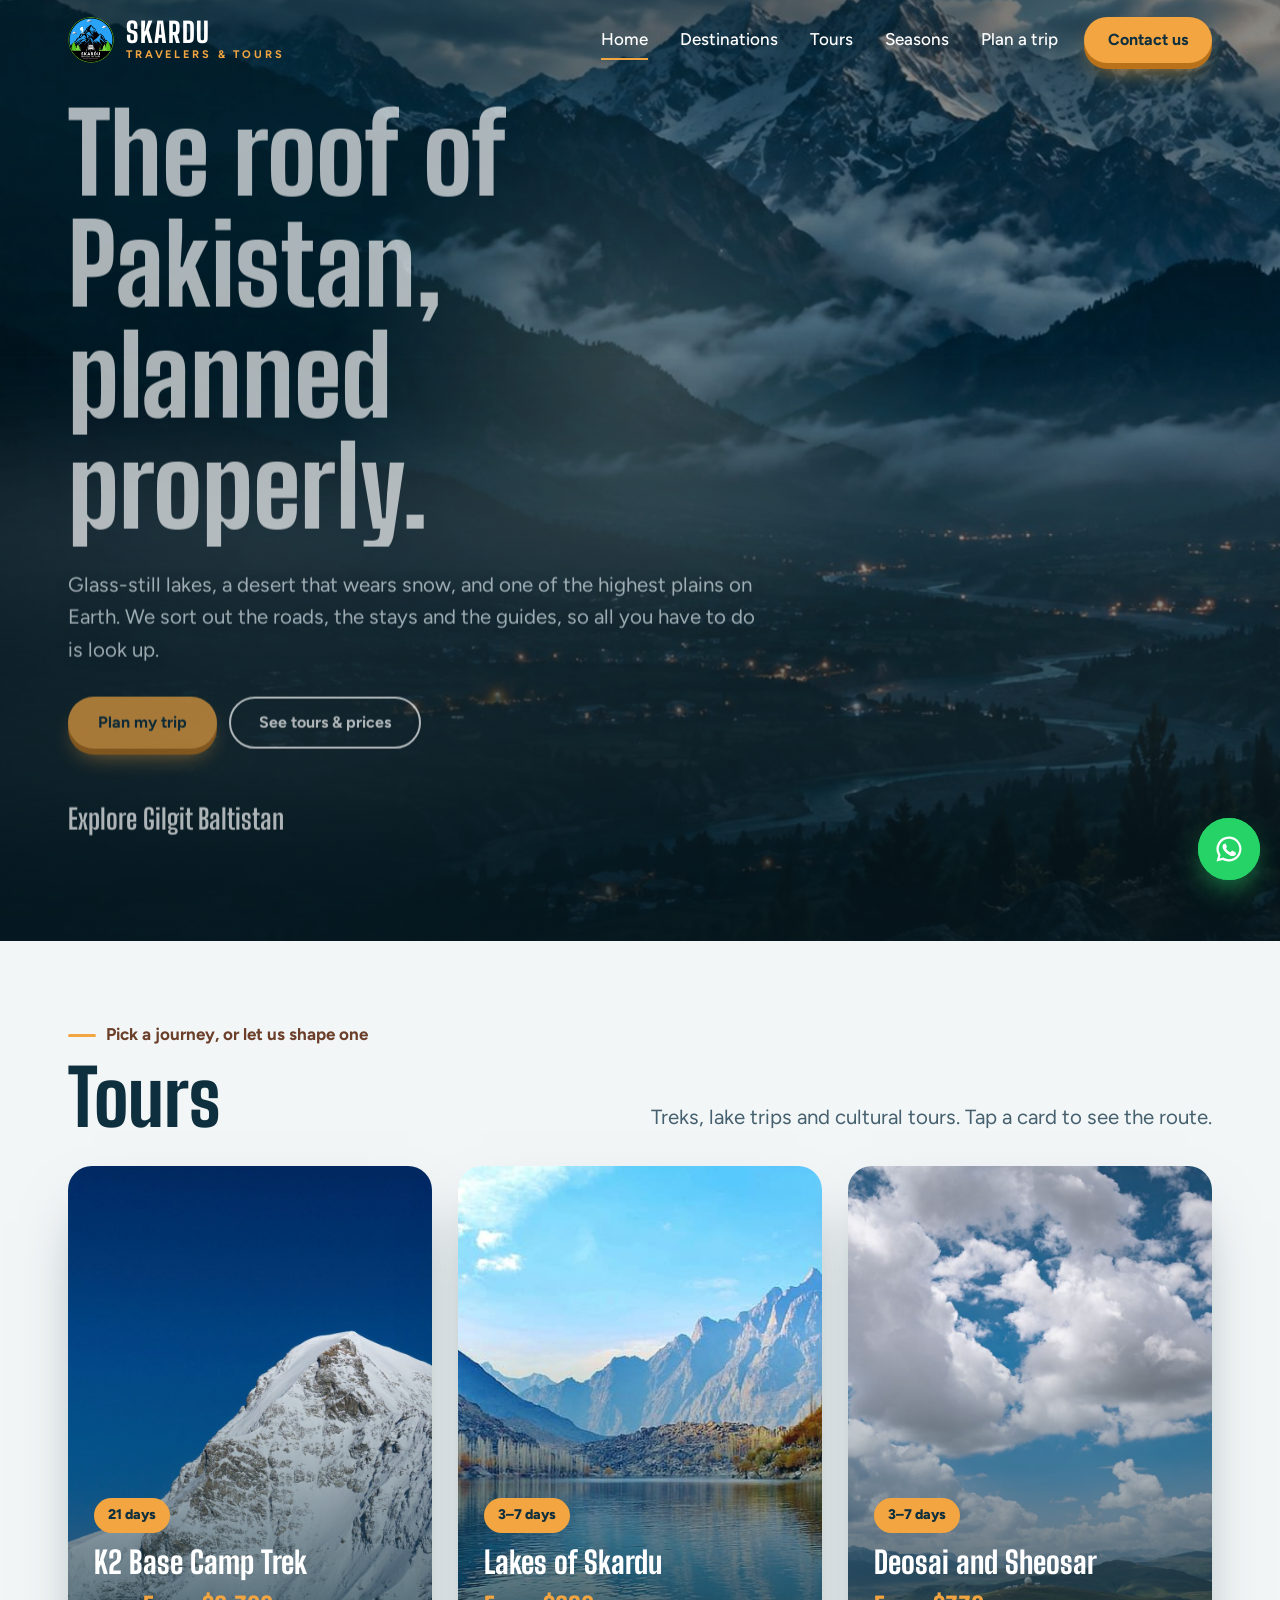
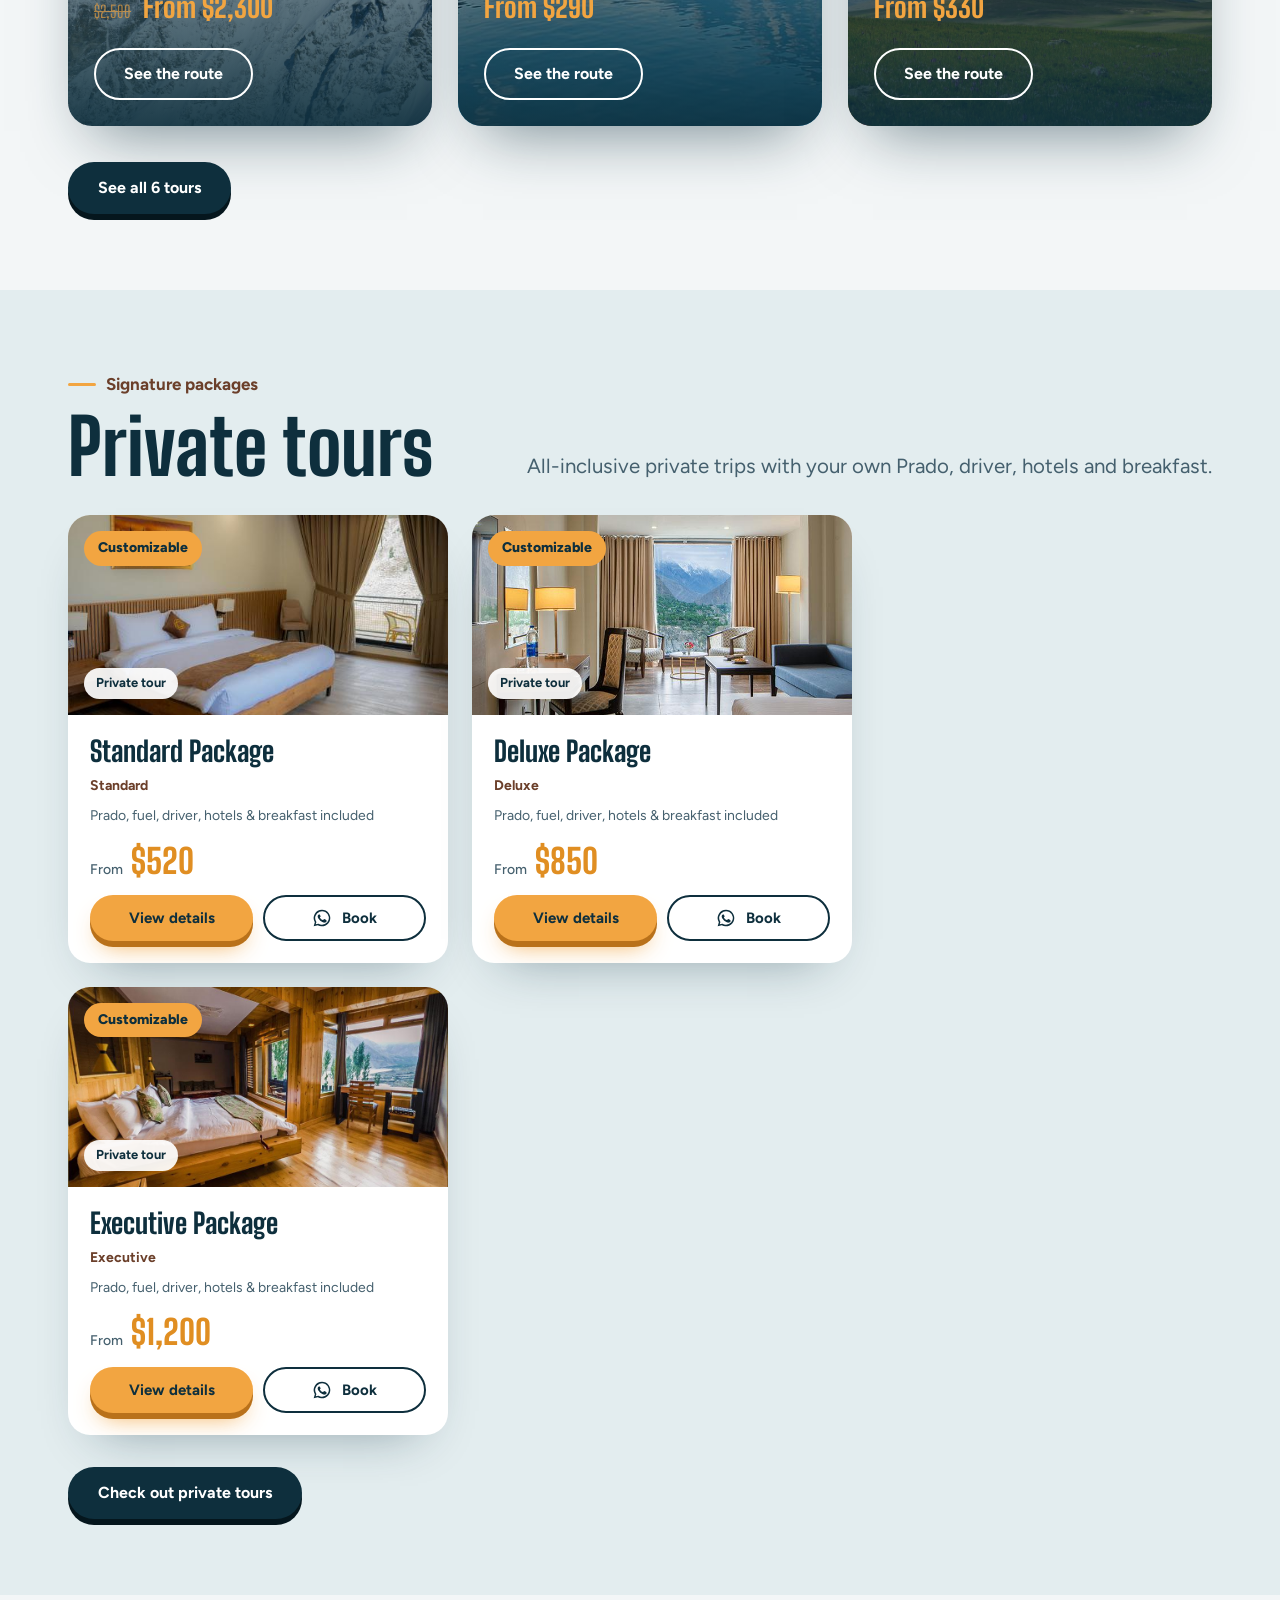
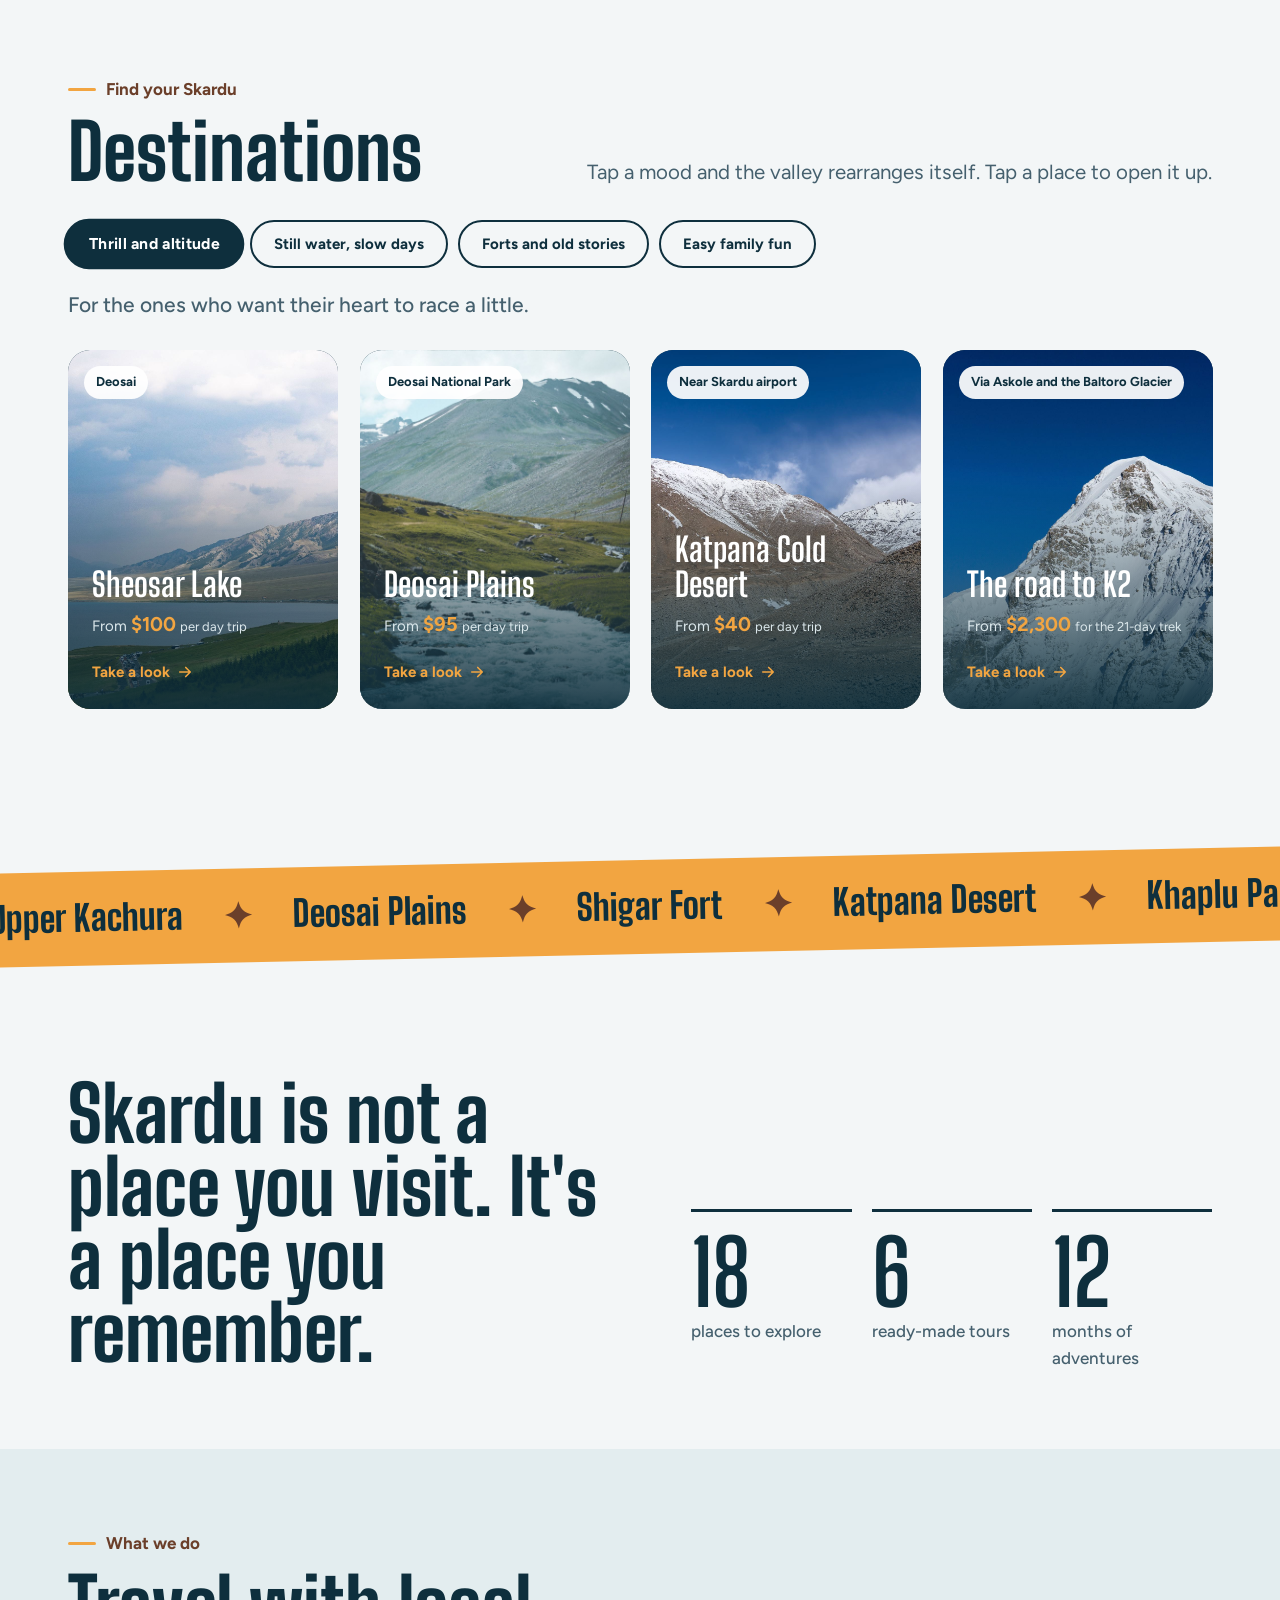
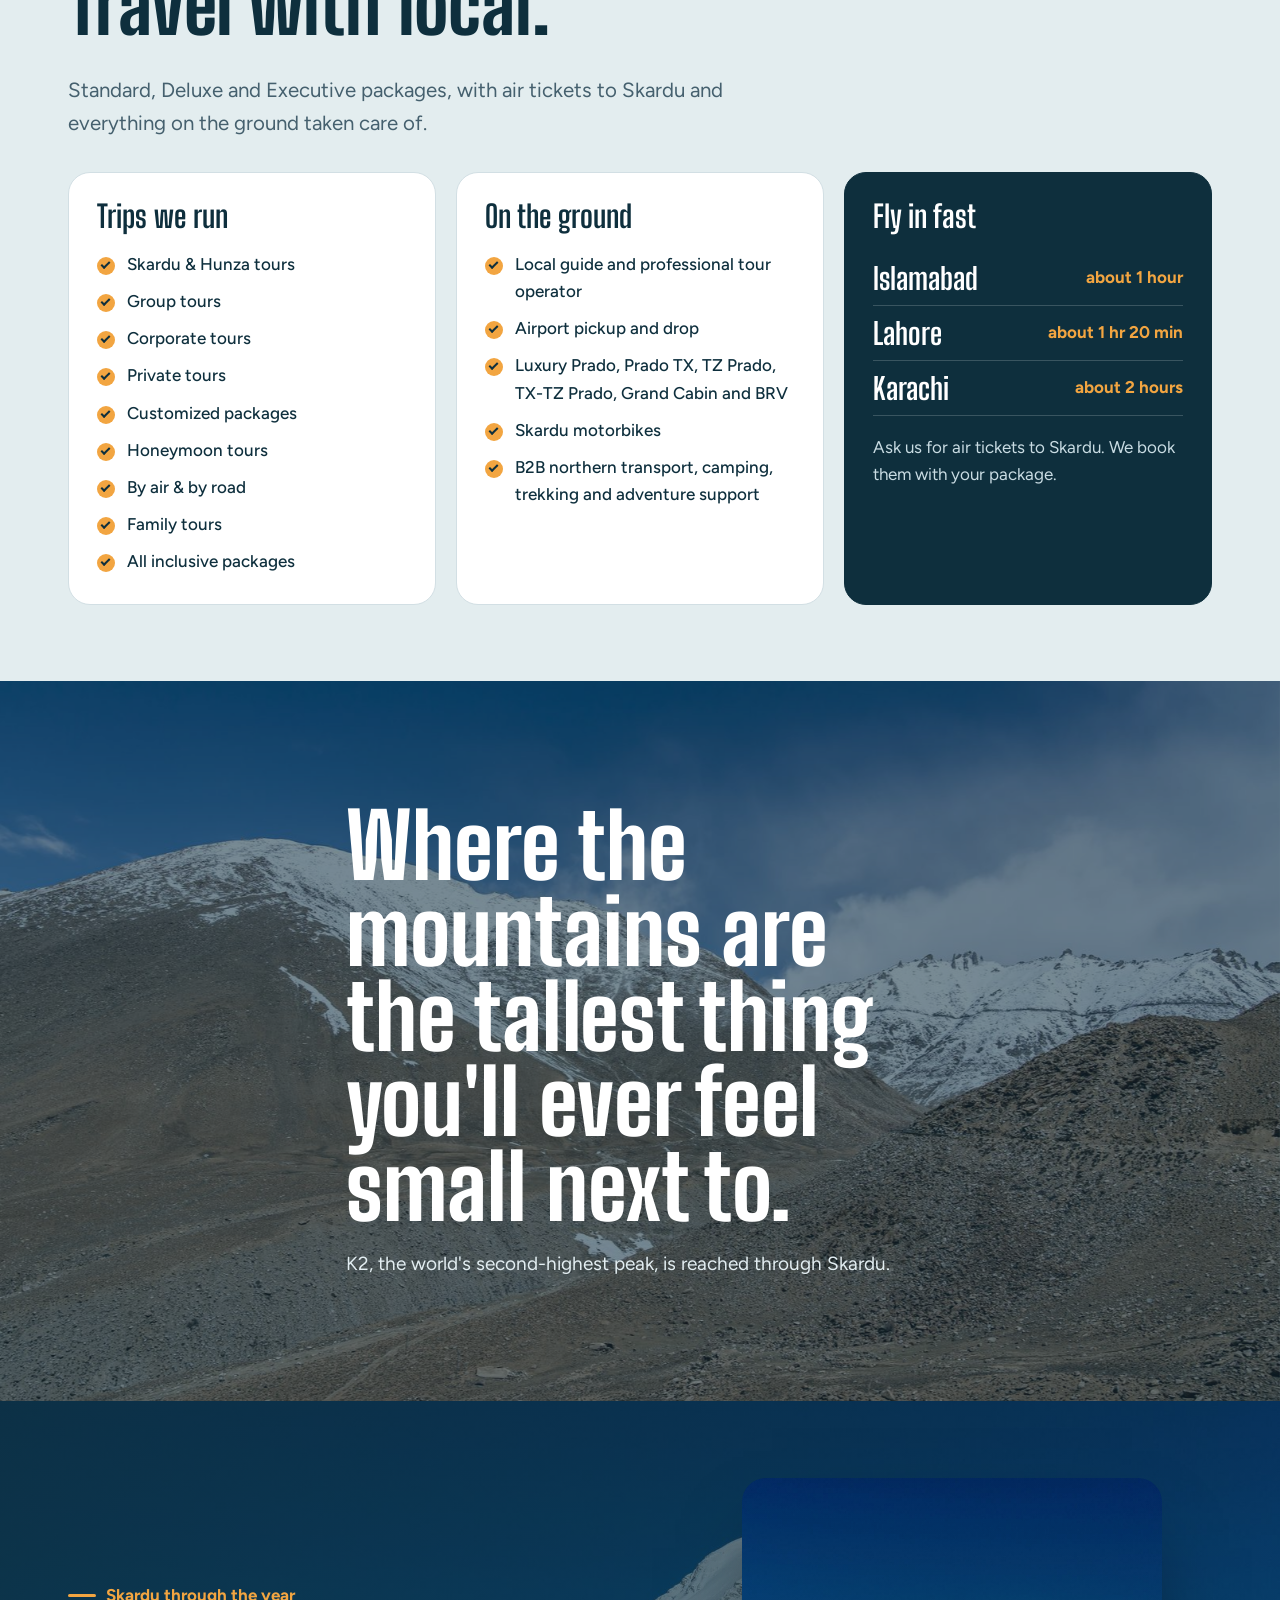
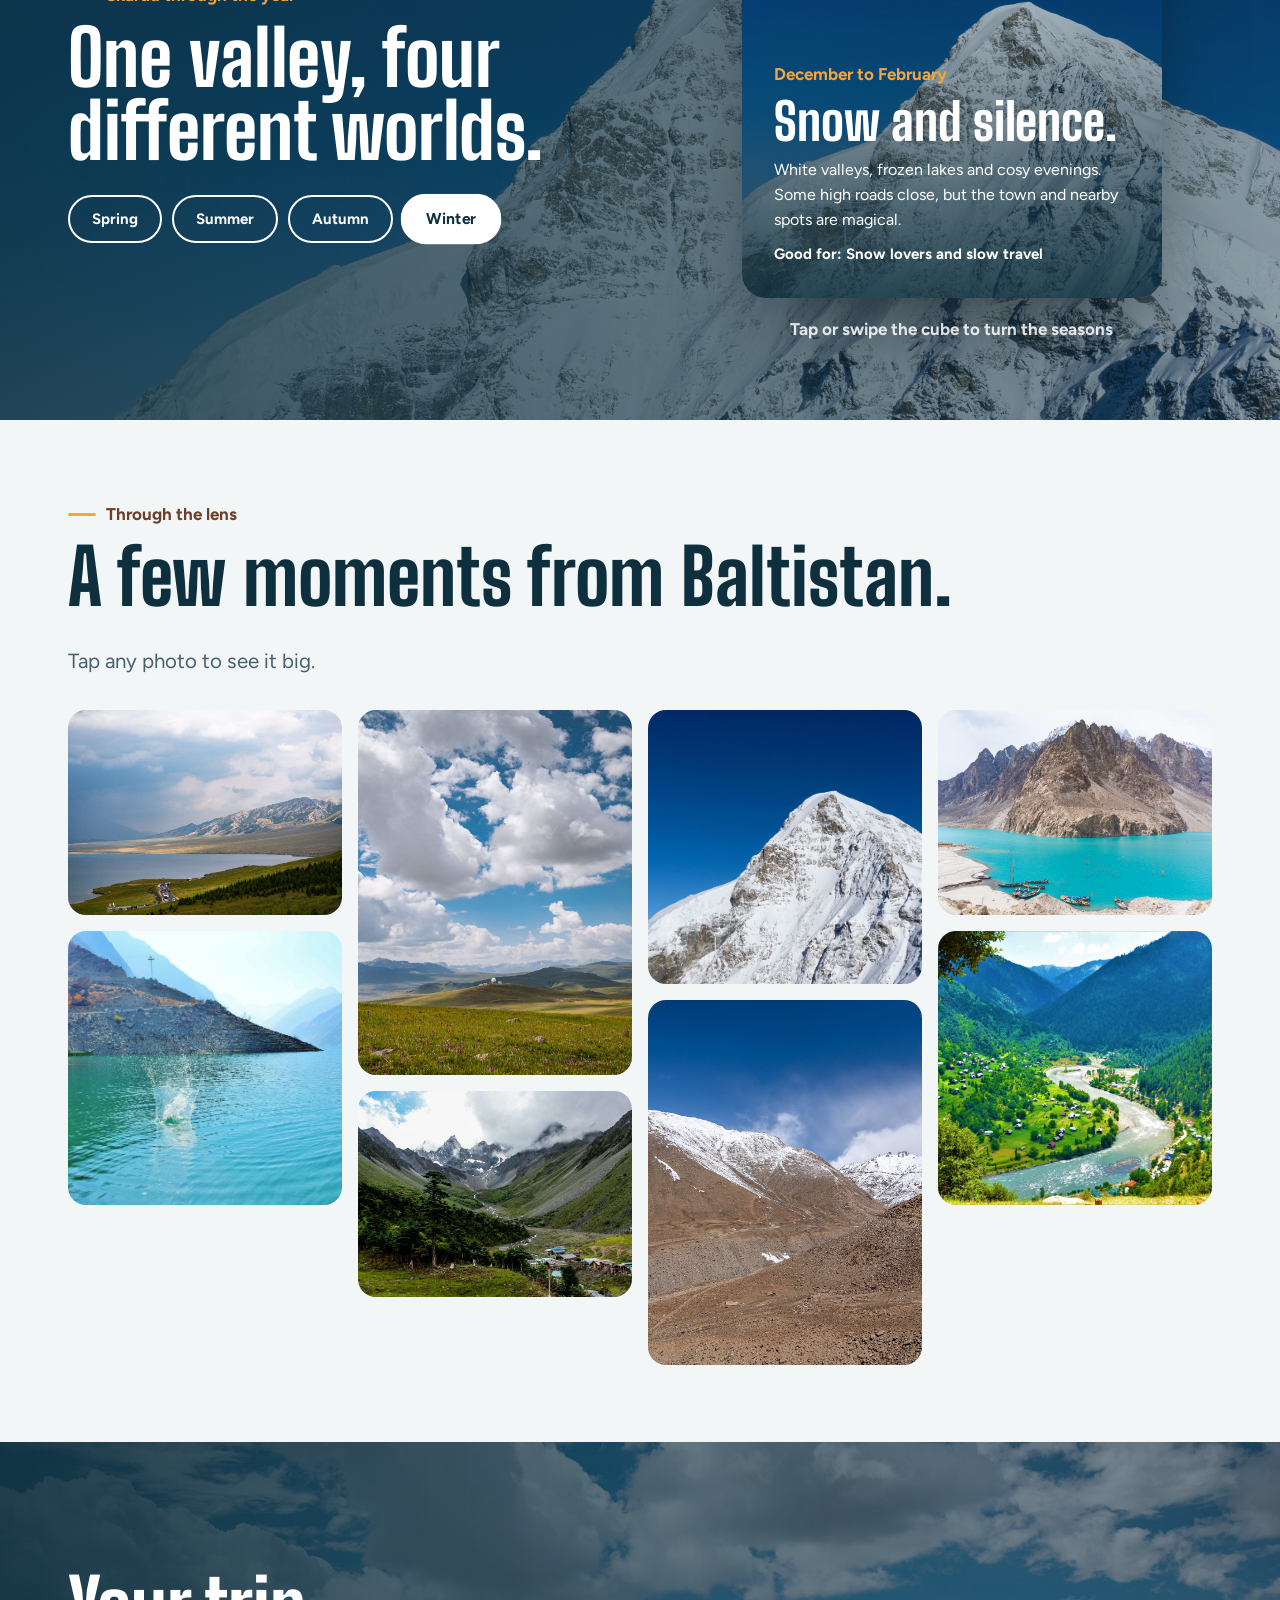
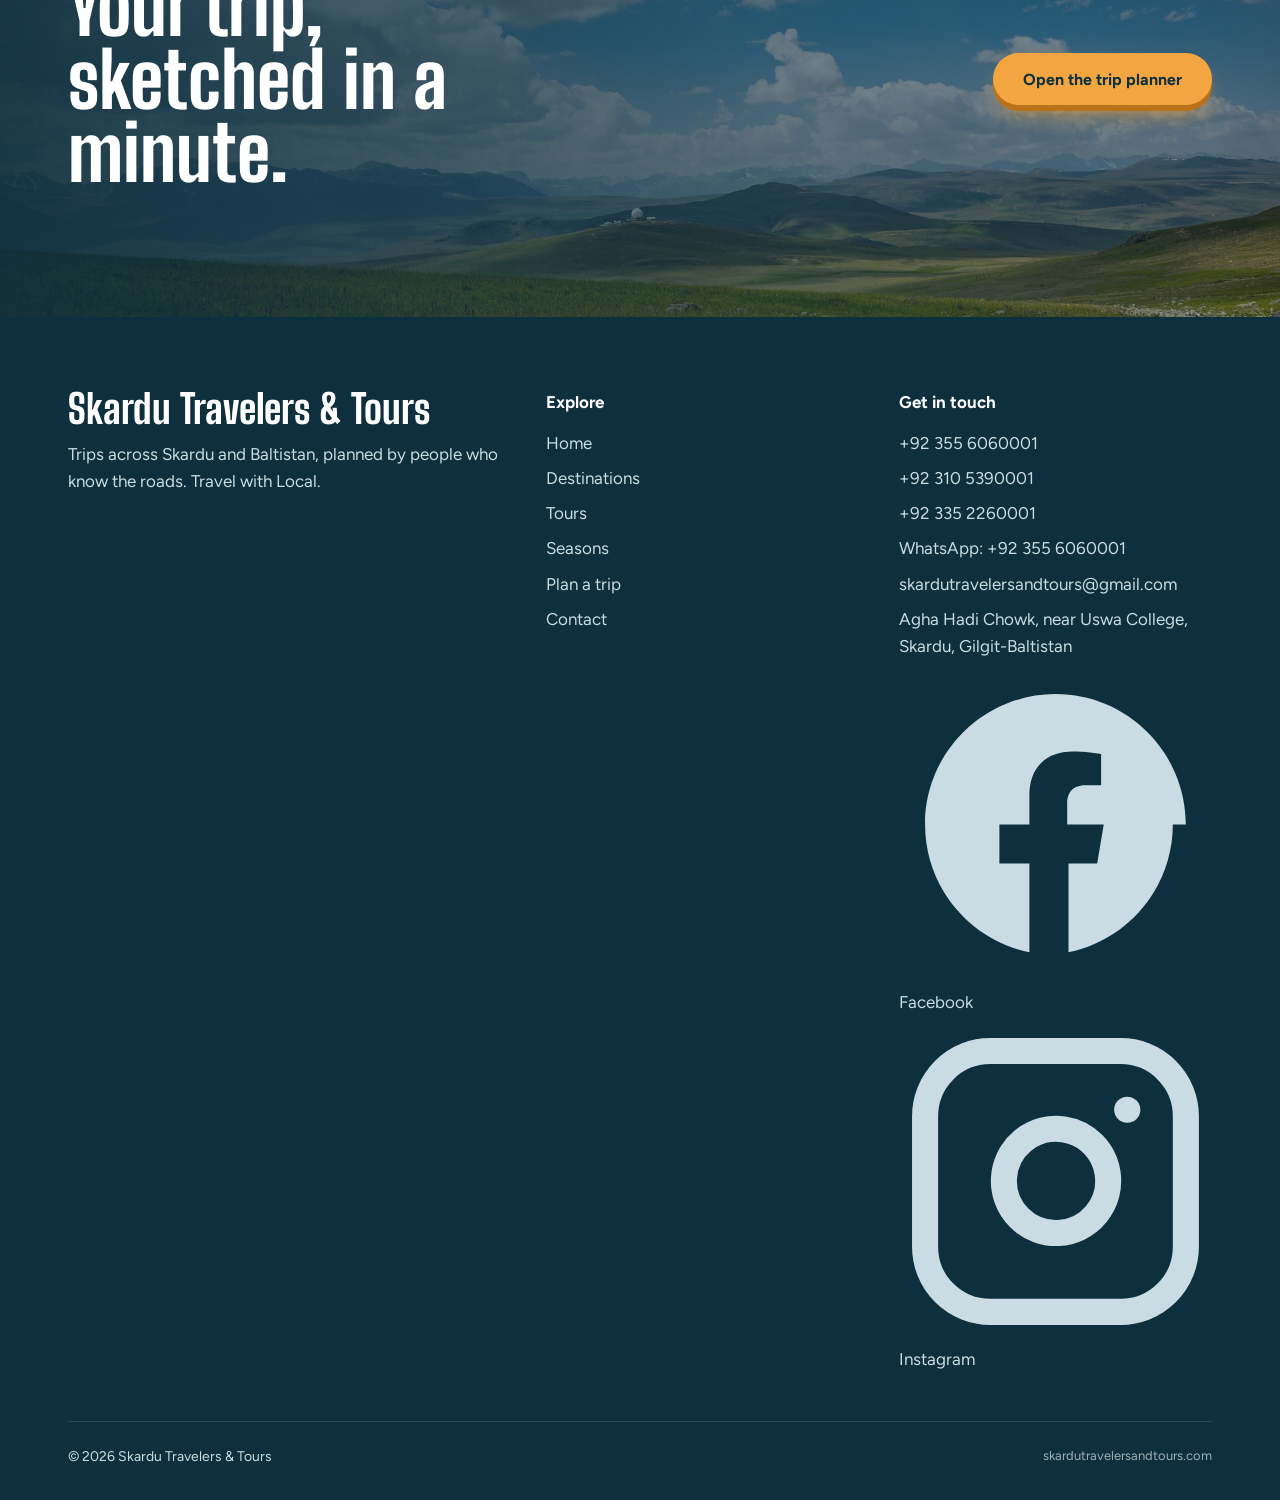
<file: index.html>
<!doctype html>
<html lang="en">
<head>
<meta charset="utf-8">
<meta name="viewport" content="width=device-width, initial-scale=1">
<title>Skardu Travelers &amp; Tours | Trips across Skardu and Baltistan</title>
<meta name="description" content="Tours and trip planning across Skardu, Deosai, Shigar, Khaplu and the road to K2.">
<meta property="og:title" content="Skardu Travelers &amp; Tours | Trips across Skardu and Baltistan">
<meta property="og:description" content="Tours and trip planning across Skardu, Deosai, Shigar, Khaplu and the road to K2.">
<meta property="og:image" content="https://skardutravelersandtours.com/images/hero-main.jpg">
<meta name="theme-color" content="#0E2F3D">
<link rel="preconnect" href="https://fonts.googleapis.com">
<link rel="preconnect" href="https://fonts.gstatic.com" crossorigin>
<link rel="stylesheet" href="https://fonts.googleapis.com/css2?family=Big+Shoulders+Display:wght@700;800&family=Figtree:wght@400;500;700&display=swap">
<link rel="preload" as="image" href="images/hero-main.jpg">
<link rel="stylesheet" href="css/style.css">
<link rel="icon" type="image/png" href="images/icon-64.png">
<link rel="apple-touch-icon" href="images/logo-180.png">
</head>
<body data-page="home">
<a class="skip" href="#main">Skip to content</a>
<header id="site-header"></header>
<main id="main">

<section class="hero" id="hero">
<div class="hero-media" aria-hidden="true">
<div class="hero-img" id="hero-img"></div>
<div class="hero-mist m1"></div>
<div class="hero-mist m2"></div>
<div class="hero-glow"></div>
<div class="hero-shade"></div>
</div>
<div class="wrap hero-copy">
<h1>The roof of Pakistan, planned properly.</h1>
<p class="lead">Glass-still lakes, a desert that wears snow, and one of the highest plains on Earth. We sort out the roads, the stays and the guides, so all you have to do is look up.</p>
<div class="hero-actions">
<a class="btn btn-primary" href="plan.html">Plan my trip</a>
<a class="btn btn-ghost" href="#tours">See tours &amp; prices</a>
</div>
<div class="hero-foot">
<div class="slide-caption" data-config="tagline">Explore Gilgit Baltistan</div>
<span class="hero-hint"><svg viewBox="0 0 24 24" fill="none" stroke="currentColor" stroke-width="2" stroke-linecap="round" stroke-linejoin="round" aria-hidden="true"><path d="M8 13V5.5a1.5 1.5 0 0 1 3 0V12M11 11.5v-2a1.5 1.5 0 0 1 3 0V12M14 10.5a1.5 1.5 0 0 1 3 0V12M17 11.5a1.5 1.5 0 0 1 3 0V16a6 6 0 0 1-6 6h-2 .2a6 6 0 0 1-5-2.7L4 15.3a1.5 1.5 0 0 1 2.5-1.7L8 15"/></svg>Tilt your phone to look around</span>
</div>
</div>
</section>
<section class="section" id="tours">
<div class="wrap">
<div class="section-head">
<div><p class="kicker reveal">Pick a journey, or let us shape one</p><h2 class="reveal" style="--d:100ms">Tours</h2></div>
<p class="lead reveal right">Treks, lake trips and cultural tours. Tap a card to see the route.</p>
</div>
<div class="grid" id="tour-grid" data-ids="k2,lakes,nangma,deosai"></div>
<p style="margin-top:36px" class="reveal"><a class="btn btn-dark" href="tours.html"><span>See all <span data-total="tours">21</span> tours</span></a></p>
</div>
</section>
<section class="section tinted" id="packages">
<div class="wrap">
<div class="section-head">
<div><p class="kicker reveal">Signature packages</p><h2 class="reveal" style="--d:100ms">Private tours</h2></div>
<p class="lead reveal right">All-inclusive private trips with your own Prado, driver, hotels and breakfast.</p>
</div>
<div class="package-list" id="package-list"></div>
<p class="pkg-more reveal"><a class="btn btn-dark" href="tours.html#packages"><span>Check out private tours</span></a></p>
</div>
</section>
<section class="section" id="explore">
<div class="wrap">
<div class="section-head">
<div><p class="kicker reveal">Find your Skardu</p><h2 class="reveal" style="--d:100ms">Destinations</h2></div>
<p class="lead reveal right">Tap a mood and the valley rearranges itself. Tap a place to open it up.</p>
</div>
<div class="chips reveal" id="mood-chips" role="group" aria-label="Choose a mood"></div>
<p class="mood-line" id="mood-line"></p>
<div class="grid" id="place-grid" data-limit="4" style="margin-top:28px"></div>
<p style="margin-top:36px" class="reveal"><a class="btn btn-dark" href="destinations.html"><span>See all <span data-total="places">13</span> destinations</span></a></p>
</div>
</section>
<div class="marquee" aria-hidden="true"><div class="track"><span>Upper Kachura</span><span>✦</span><span>Deosai Plains</span><span>✦</span><span>Shigar Fort</span><span>✦</span><span>Katpana Desert</span><span>✦</span><span>Khaplu Palace</span><span>✦</span><span>Sheosar Lake</span><span>✦</span><span>Manthokha</span><span>✦</span><span>Road to K2</span><span>✦</span><span>Upper Kachura</span><span>✦</span><span>Deosai Plains</span><span>✦</span><span>Shigar Fort</span><span>✦</span><span>Katpana Desert</span><span>✦</span><span>Khaplu Palace</span><span>✦</span><span>Sheosar Lake</span><span>✦</span><span>Manthokha</span><span>✦</span><span>Road to K2</span><span>✦</span></div></div>

<section class="section">
<div class="wrap split">
<div>
<p class="kicker reveal">Welcome to Baltistan</p>
<h2 class="reveal" style="--d:100ms">Skardu is not a place you visit. It's a place you remember.</h2>
</div>
<div>
<p class="lead reveal right">We're a local team in Skardu. We know which lake is calm at sunrise, which road opens when, and where the best apricots are. Tell us what you love and we'll build the trip around it.</p>
<div class="counters">
<div class="counter reveal" style="--d:0ms"><b data-count="13" data-total="places">13</b><span>places to explore</span></div>
<div class="counter reveal" style="--d:120ms"><b data-count="21" data-total="tours">21</b><span>ready-made tours</span></div>
<div class="counter reveal" style="--d:240ms"><b data-count="12">12</b><span>months of adventures</span></div>
</div>
</div>
</div>
</section>


<section class="section tinted offer">
<div class="wrap">
<div class="section-head">
<div><p class="kicker reveal">What we do</p><h2 class="reveal" style="--d:100ms">Travel with local.</h2></div>
<p class="lead reveal right">Standard, Deluxe and Executive packages, with air tickets to Skardu and everything on the ground taken care of.</p>
</div>
<div class="offer-grid">
<div class="offer-card reveal"><h3>Trips we run</h3><ul class="tick"><li>Skardu &amp; Hunza tours</li><li>Group tours</li><li>Corporate tours</li><li>Private tours</li><li>Customized packages</li><li>Honeymoon tours</li><li>By air &amp; by road</li><li>Family tours</li><li>All inclusive packages</li></ul></div>
<div class="offer-card reveal" style="--d:120ms"><h3>On the ground</h3><ul class="tick"><li>Local guide and professional tour operator</li><li>Airport pickup and drop</li><li>Luxury Prado, Prado TX, TZ Prado, TX-TZ Prado, Grand Cabin and BRV</li><li>Skardu motorbikes</li><li>B2B northern transport, camping, trekking and adventure support</li></ul></div>
<div class="offer-card fly reveal" style="--d:240ms"><h3>Fly in fast</h3><ul class="flights"><li><b>Islamabad</b><span>about 1 hour</span></li><li><b>Lahore</b><span>about 1 hr 20 min</span></li><li><b>Karachi</b><span>about 2 hours</span></li></ul><p>Ask us for air tickets to Skardu. We book them with your package.</p></div>
</div>
</div>
</section>




<section class="band">
<div class="bg" data-bg="images/katpana-desert.jpg" data-parallax="0.25" aria-hidden="true"></div>
<div class="wrap"><blockquote class="reveal">Where the mountains are the tallest thing you'll ever feel small next to.</blockquote><p class="reveal" style="--d:200ms">K2, the world's second-highest peak, is reached through Skardu.</p></div>
</section>

<section class="season-stage" id="season-stage">
<div class="wrap section split light">
<div>
<p class="kicker reveal">Skardu through the year</p>
<h2 class="reveal" style="--d:100ms">One valley, four different worlds.</h2>
<div class="chips reveal" id="season-chips" role="group" aria-label="Choose a season" style="margin-top:28px;--d:200ms"></div>
</div>
<div class="reveal zoom"><div class="cube-scene"><div class="cube" id="cube"></div></div><p class="cube-hint">Tap or swipe the cube to turn the seasons</p></div>
</div>
</section>


<section class="section">
<div class="wrap">
<div class="section-head">
<div><p class="kicker reveal">Through the lens</p><h2 class="reveal" style="--d:100ms">A few moments from Baltistan.</h2></div>
<p class="lead reveal right">Tap any photo to see it big.</p>
</div>
<div class="gallery" id="gallery"></div>
</div>
</section>

<section class="cta">
<div class="bg" data-bg="images/deosai-lake.jpg" data-parallax="0.15" aria-hidden="true"></div>
<div class="wrap"><h2 class="reveal left">Your trip, sketched in a minute.</h2><a class="btn btn-primary reveal right" href="plan.html">Open the trip planner</a></div>
</section>
</main>
<footer id="site-footer"></footer>
<script src="js/config.js"></script>
<script src="js/data.js"></script>
<script src="js/main.js"></script>
</body>
</html>
</file>
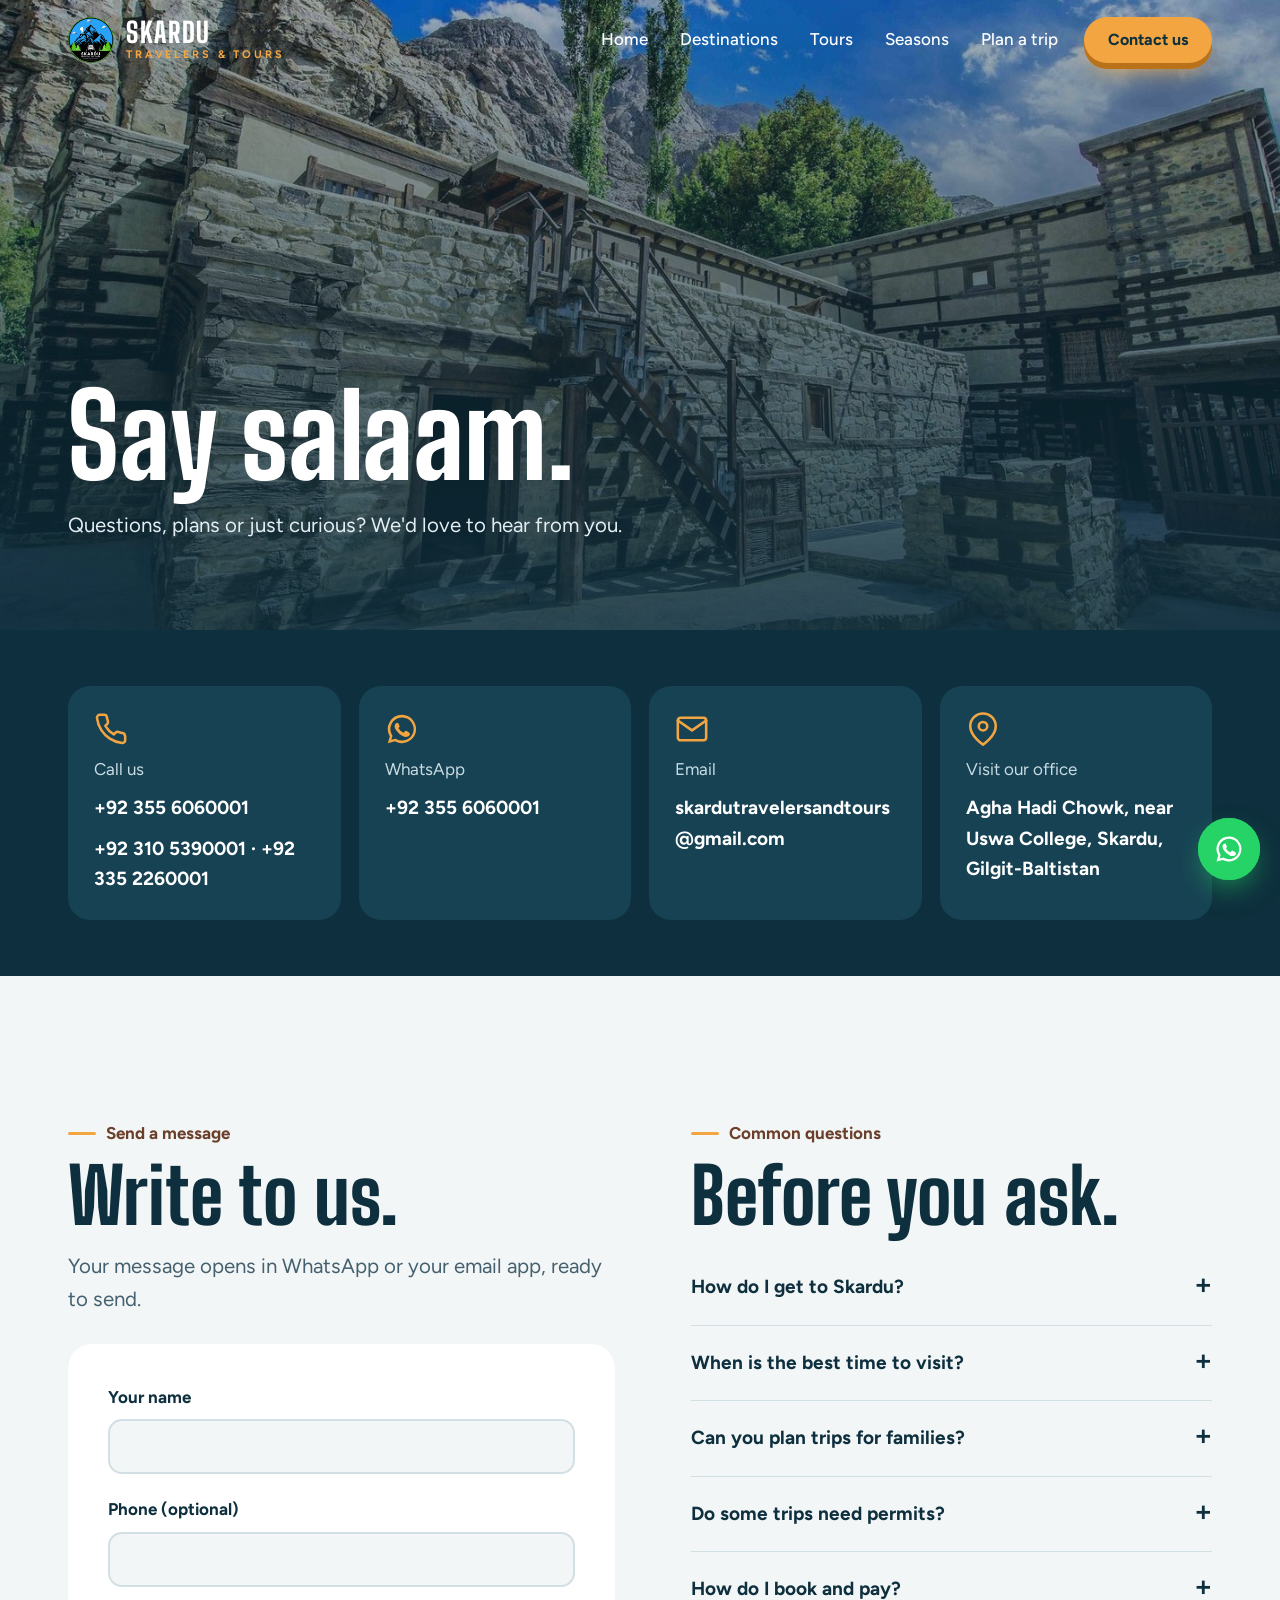
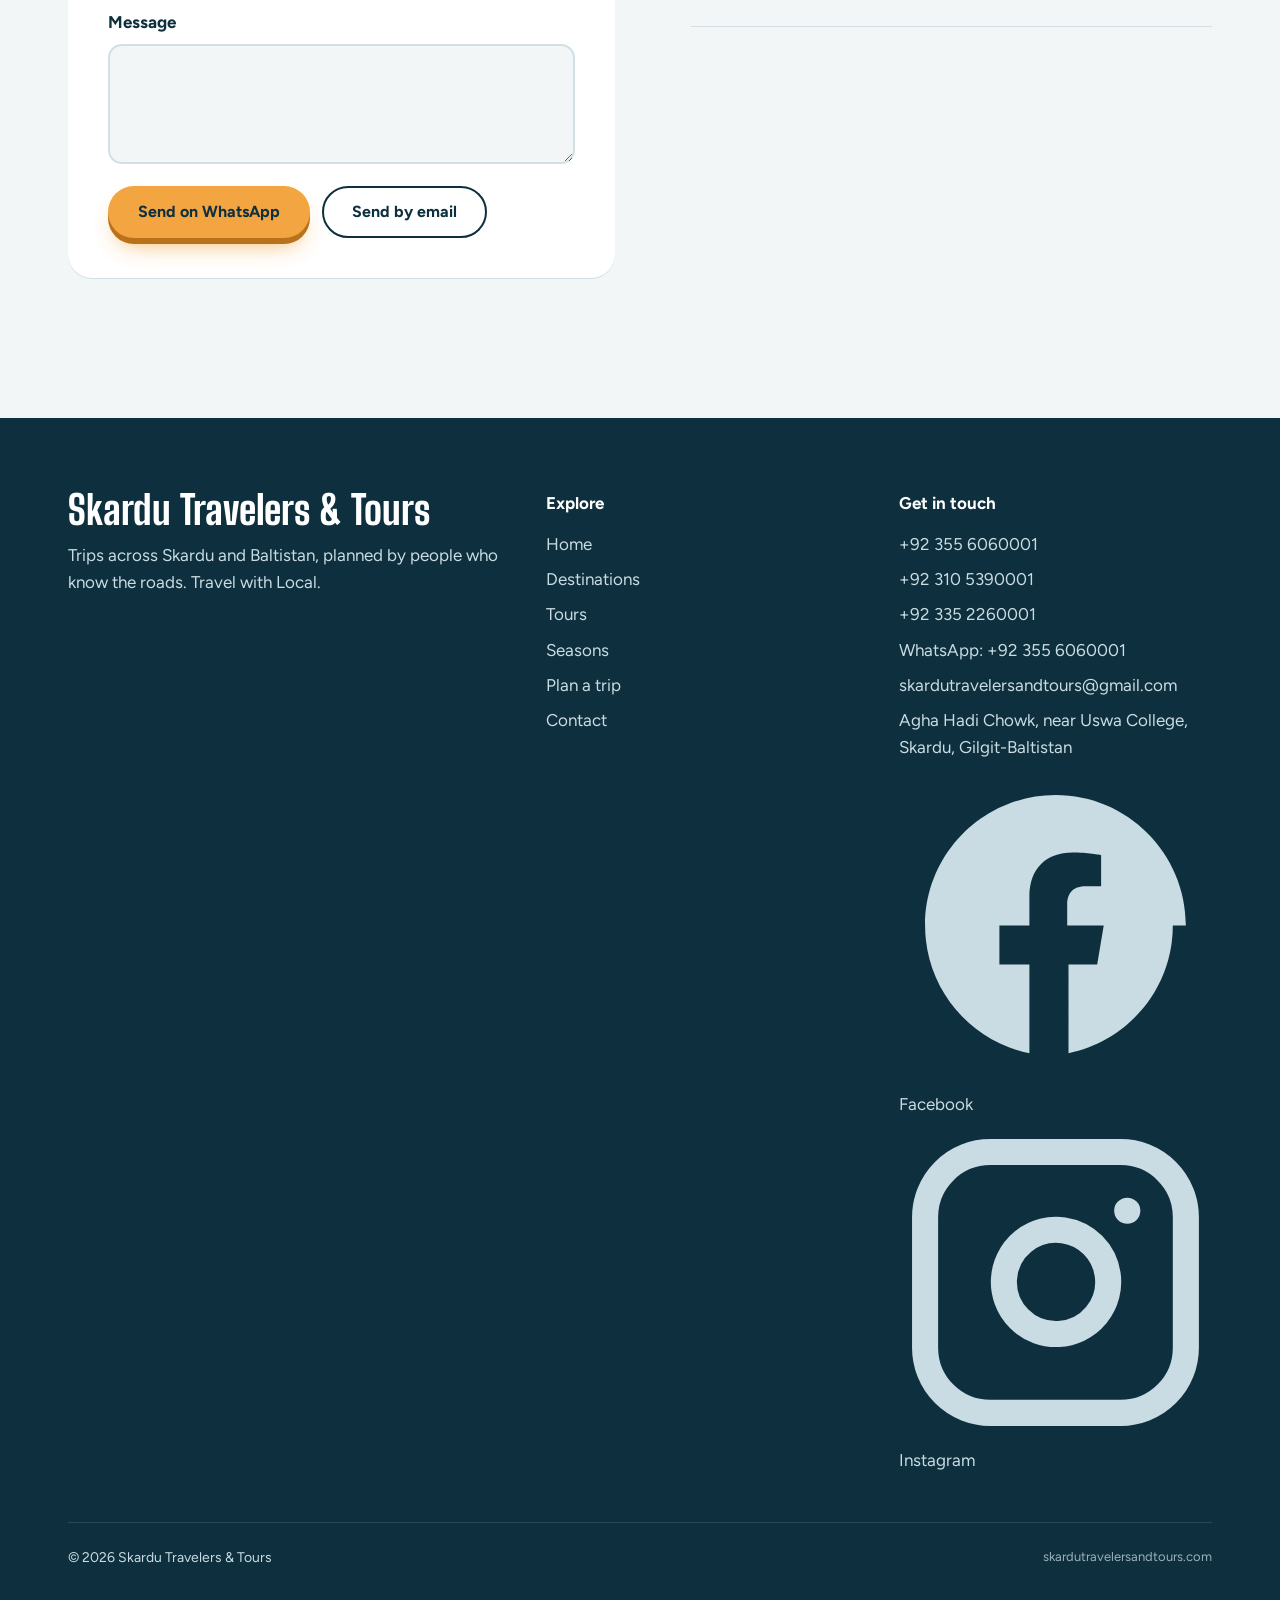
<file: contact.html>
<!doctype html>
<html lang="en">
<head>
<meta charset="utf-8">
<meta name="viewport" content="width=device-width, initial-scale=1">
<title>Contact | Skardu Travelers &amp; Tours</title>
<meta name="description" content="Call, WhatsApp or email Skardu Travelers &amp; Tours, or visit our office in Skardu.">
<meta property="og:title" content="Contact | Skardu Travelers &amp; Tours">
<meta property="og:description" content="Call, WhatsApp or email Skardu Travelers &amp; Tours, or visit our office in Skardu.">
<meta property="og:image" content="https://skardutravelersandtours.com/images/hero-main.jpg">
<meta name="theme-color" content="#0E2F3D">
<link rel="preconnect" href="https://fonts.googleapis.com">
<link rel="preconnect" href="https://fonts.gstatic.com" crossorigin>
<link rel="stylesheet" href="https://fonts.googleapis.com/css2?family=Big+Shoulders+Display:wght@700;800&family=Figtree:wght@400;500;700&display=swap">
<link rel="stylesheet" href="css/style.css">
<link rel="icon" type="image/png" href="images/icon-64.png">
<link rel="apple-touch-icon" href="images/logo-180.png">
</head>
<body data-page="contact">
<a class="skip" href="#main">Skip to content</a>
<header id="site-header"></header>
<main id="main">
<section class="page-hero">
<div class="bg" data-bg="images/shigar-fort.jpg" aria-hidden="true"></div>
<div class="wrap"><h1 class="reveal">Say salaam.</h1><p class="lead reveal" style="--d:150ms">Questions, plans or just curious? We'd love to hear from you.</p></div>
</section>

<section class="section on-dark" style="padding-block:56px">
<div class="wrap"><div class="contact-grid" id="contact-cards"></div></div>
</section>
<section class="section">
<div class="wrap split" style="align-items:start">
<div>
<p class="kicker reveal">Send a message</p>
<h2 class="reveal" style="--d:100ms">Write to us.</h2>
<p class="lead reveal" style="margin-top:18px;--d:150ms">Your message opens in WhatsApp or your email app, ready to send.</p>
<form class="panel reveal" id="contact-form" novalidate style="margin-top:28px;--d:200ms">
<div class="field"><label for="c-name">Your name</label><input id="c-name" name="name" autocomplete="name"><span class="error">Please add your name.</span></div>
<div class="field"><label for="c-phone">Phone (optional)</label><input id="c-phone" name="phone" type="tel" autocomplete="tel"></div>
<div class="field"><label for="c-msg">Message</label><textarea id="c-msg" name="message"></textarea><span class="error">Please write a short message.</span></div>
<div style="display:flex;gap:12px;flex-wrap:wrap">
<button class="btn btn-primary" type="button" id="c-wa">Send on WhatsApp</button>
<button class="btn btn-ghost" type="button" id="c-mail">Send by email</button>
</div>
</form>
</div>
<div class="faq">
<p class="kicker reveal">Common questions</p>
<h2 class="reveal" style="margin-bottom:18px;--d:100ms">Before you ask.</h2>
<div data-stagger>
<details><summary>How do I get to Skardu?</summary><p>By air from Islamabad, weather permitting, or by road through the mountains. We can arrange pick-up from the airport or plan the road journey with you.</p></details>
<details><summary>When is the best time to visit?</summary><p>It depends on what you want to see. Summer is best for Deosai and treks, spring for blossoms, autumn for colour and winter for snow. Our seasons page has the details.</p></details>
<details><summary>Can you plan trips for families?</summary><p>Yes. We keep drives short, choose child-friendly stays and leave plenty of free time.</p></details>
<details><summary>Do some trips need permits?</summary><p>Some treks and areas do. Tell us where you want to go and we'll let you know what's needed and help you arrange it.</p></details>
<details><summary>How do I book and pay?</summary><p>Call or WhatsApp us on <span data-config="phone"></span>, or send a request from the trip planner. Tell us your dates and group size and pick a Standard, Deluxe or Executive package. We confirm the plan and how to pay with you directly.</p></details>
</div>
</div>
</div>
</section>
</main>
<footer id="site-footer"></footer>
<script src="js/config.js"></script>
<script src="js/data.js"></script>
<script src="js/main.js"></script>
</body>
</html>
</file>
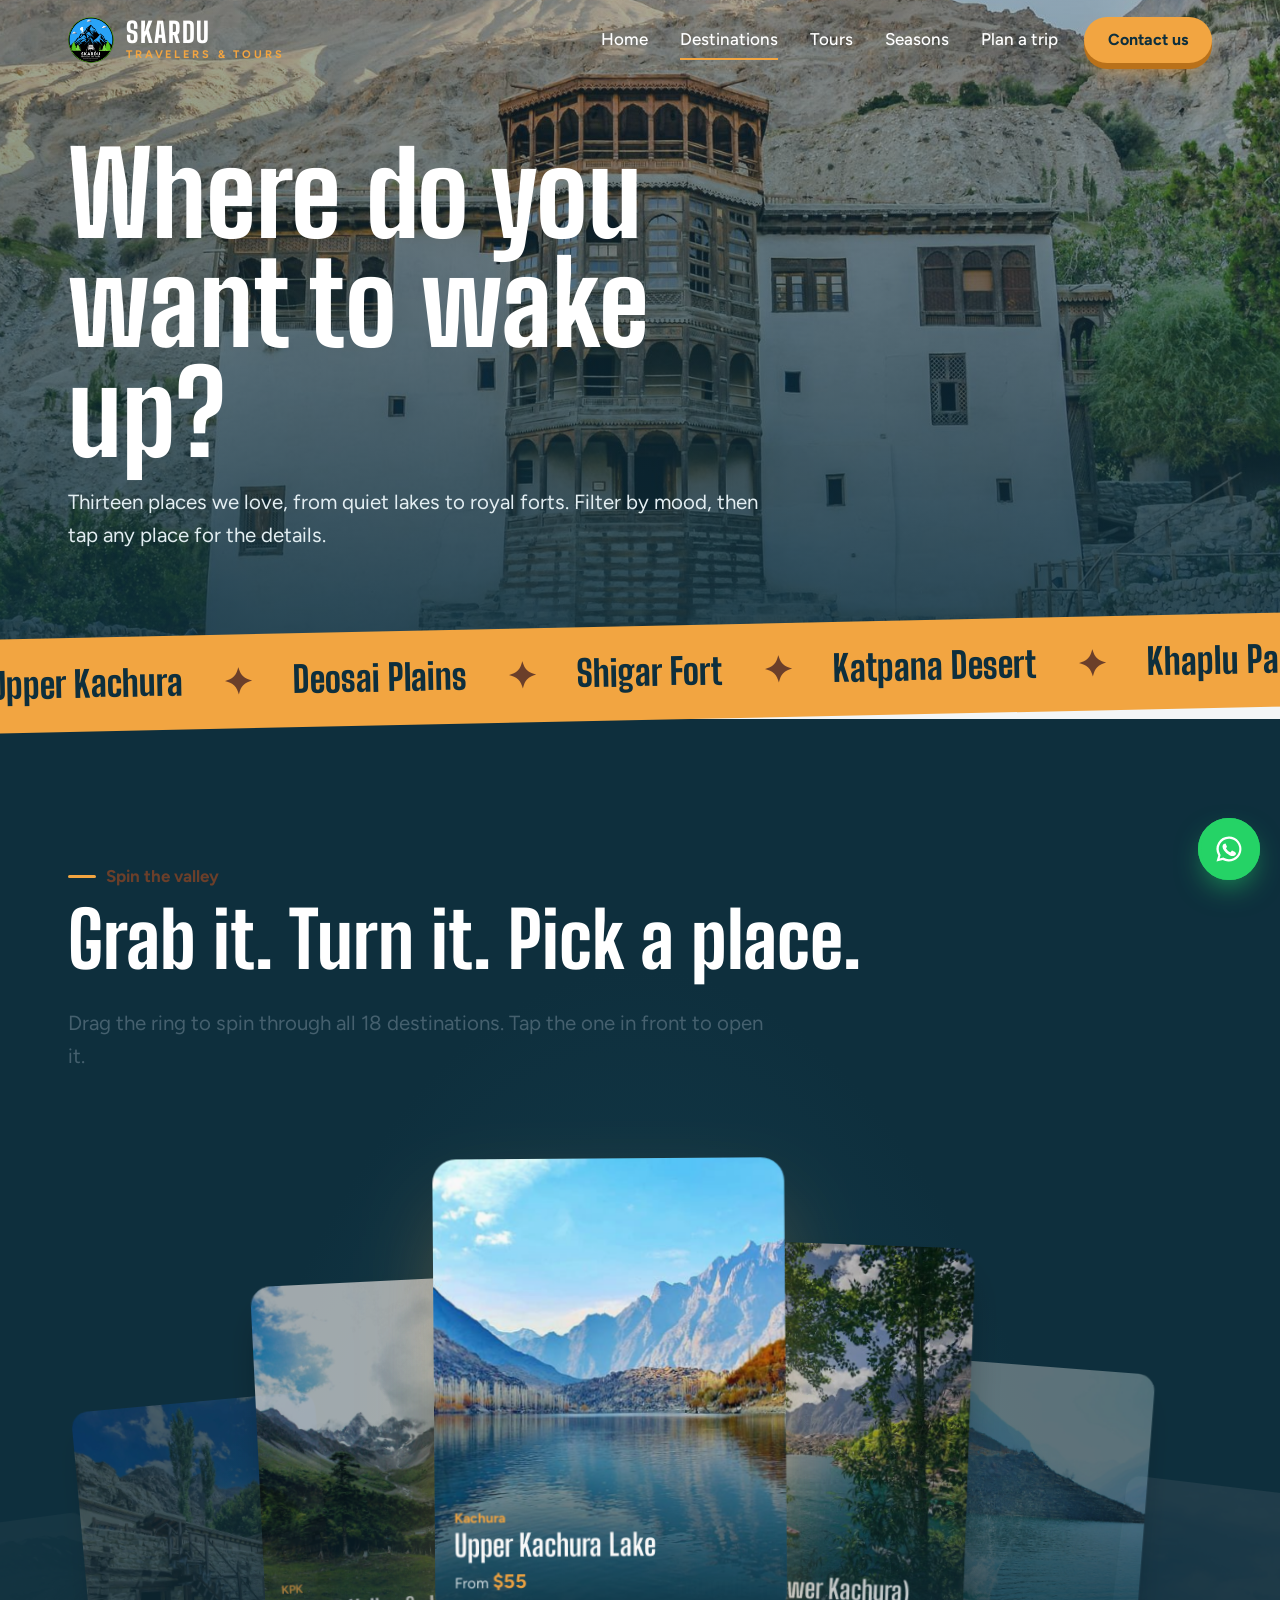
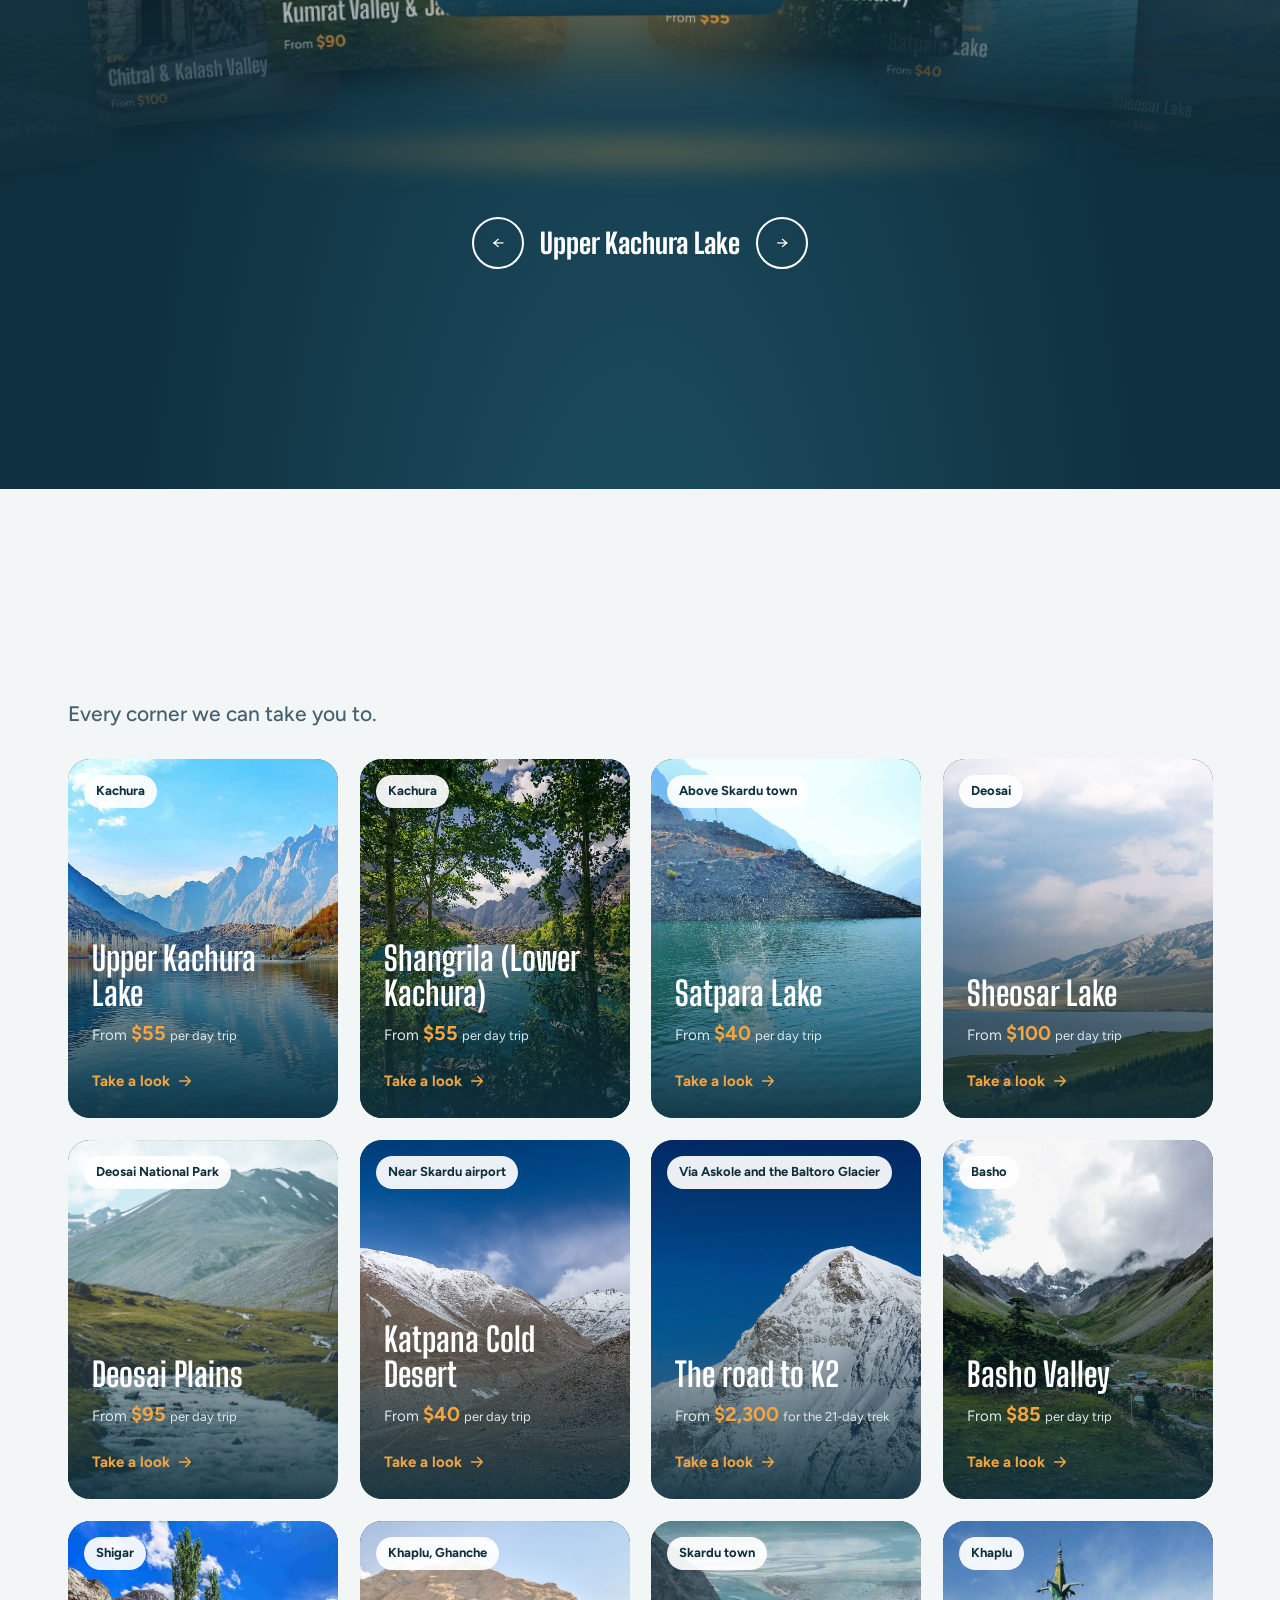
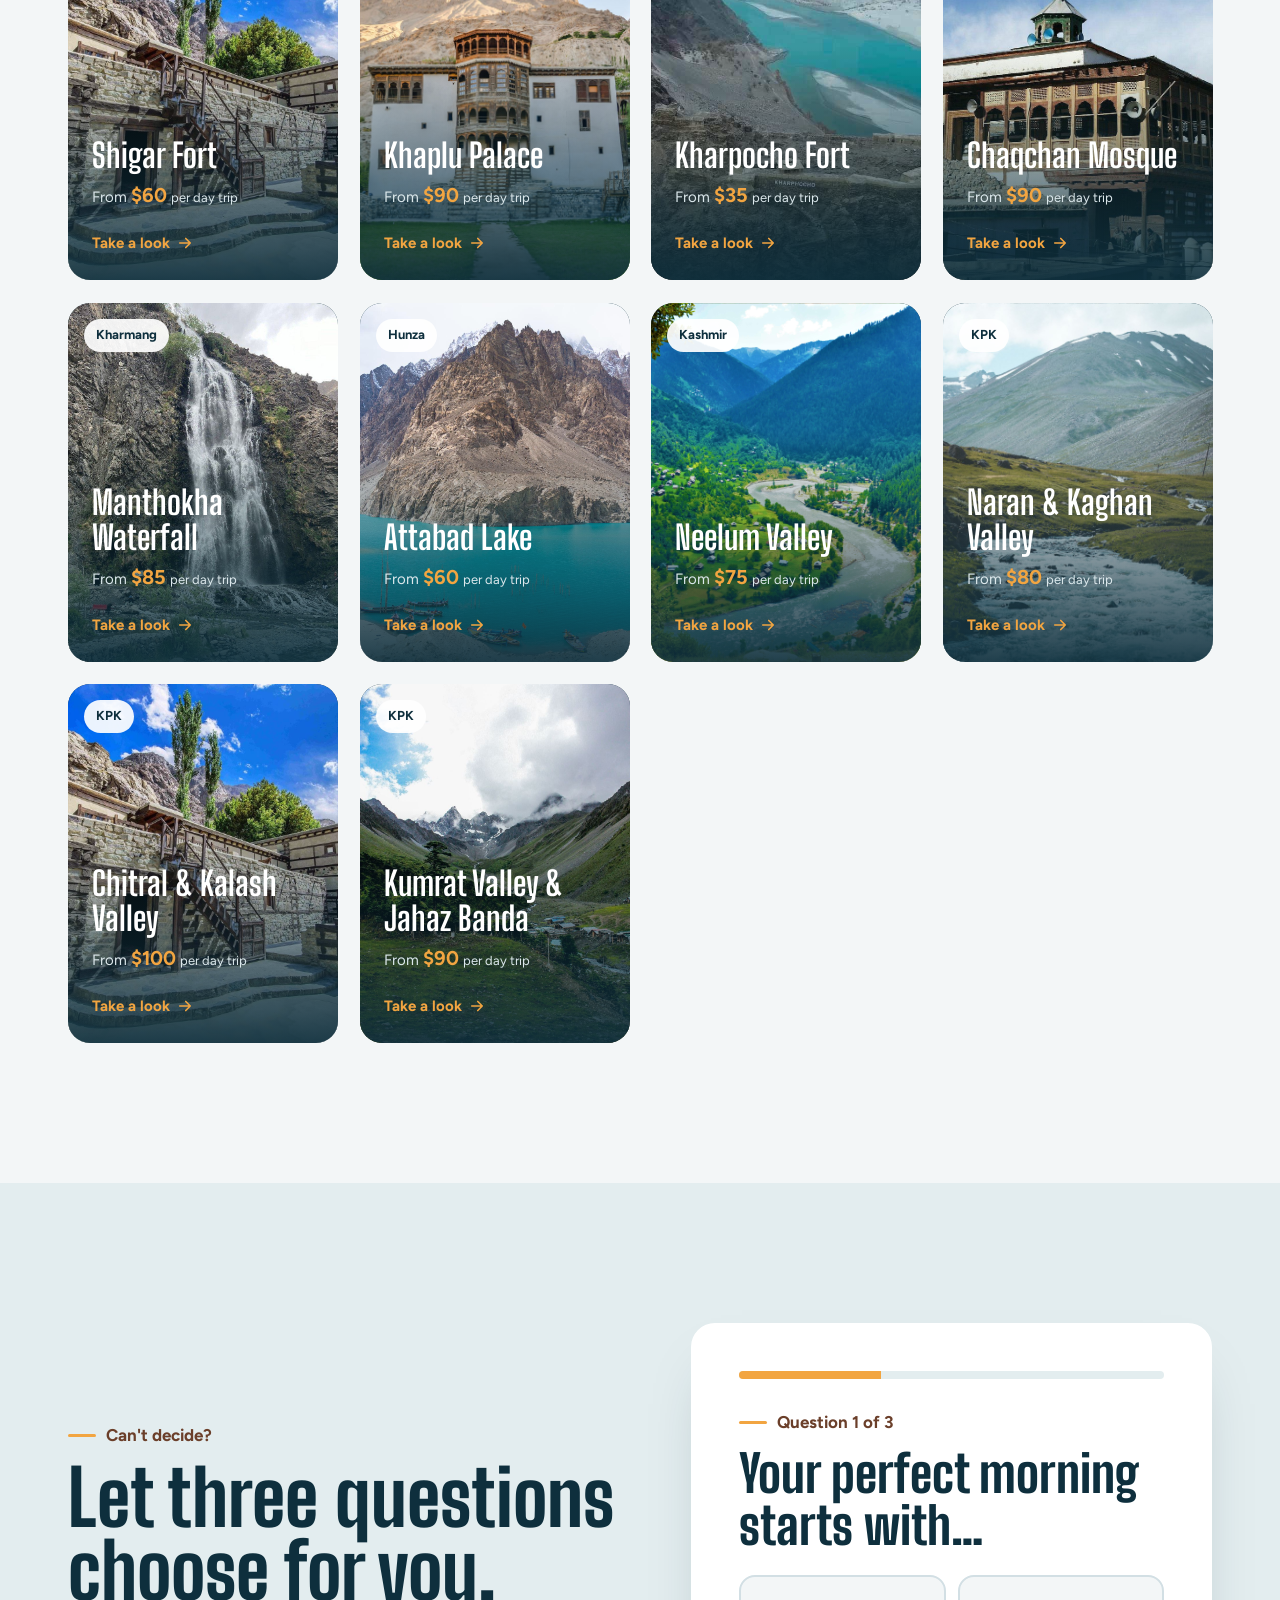
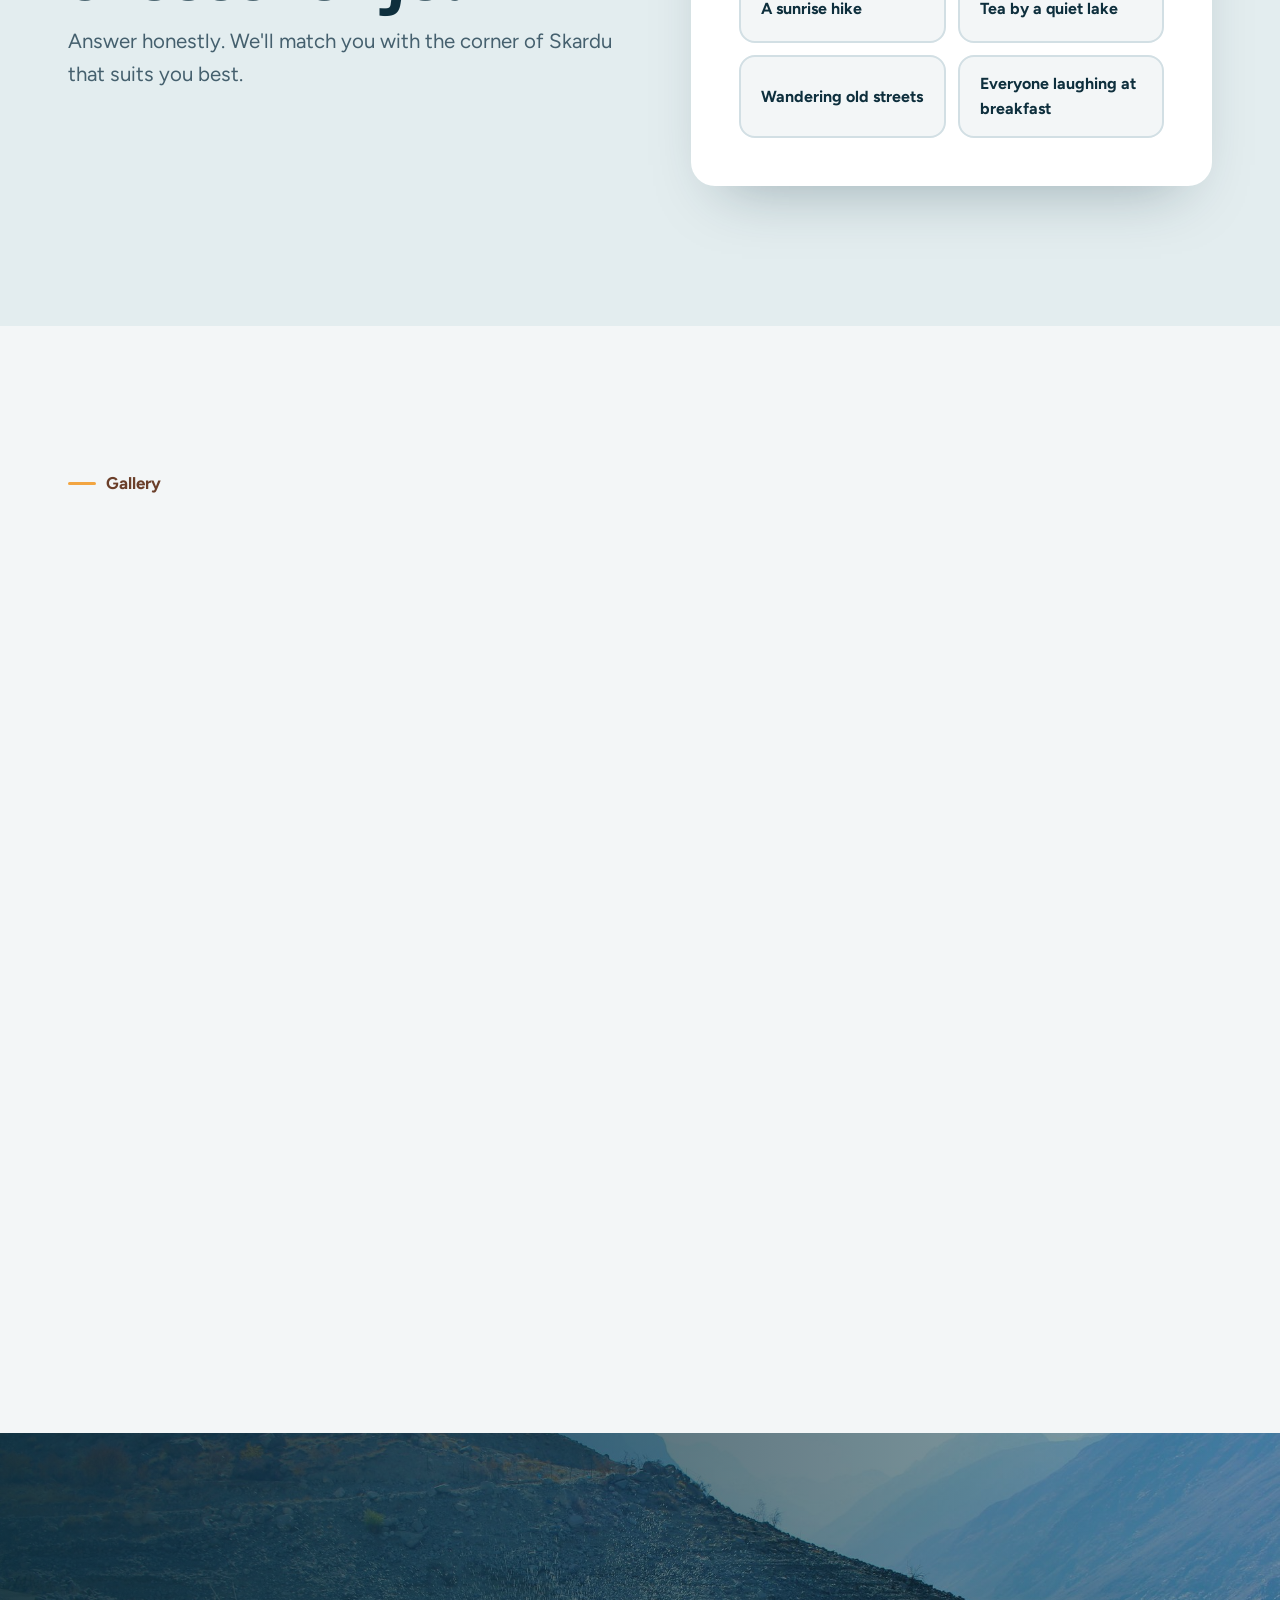
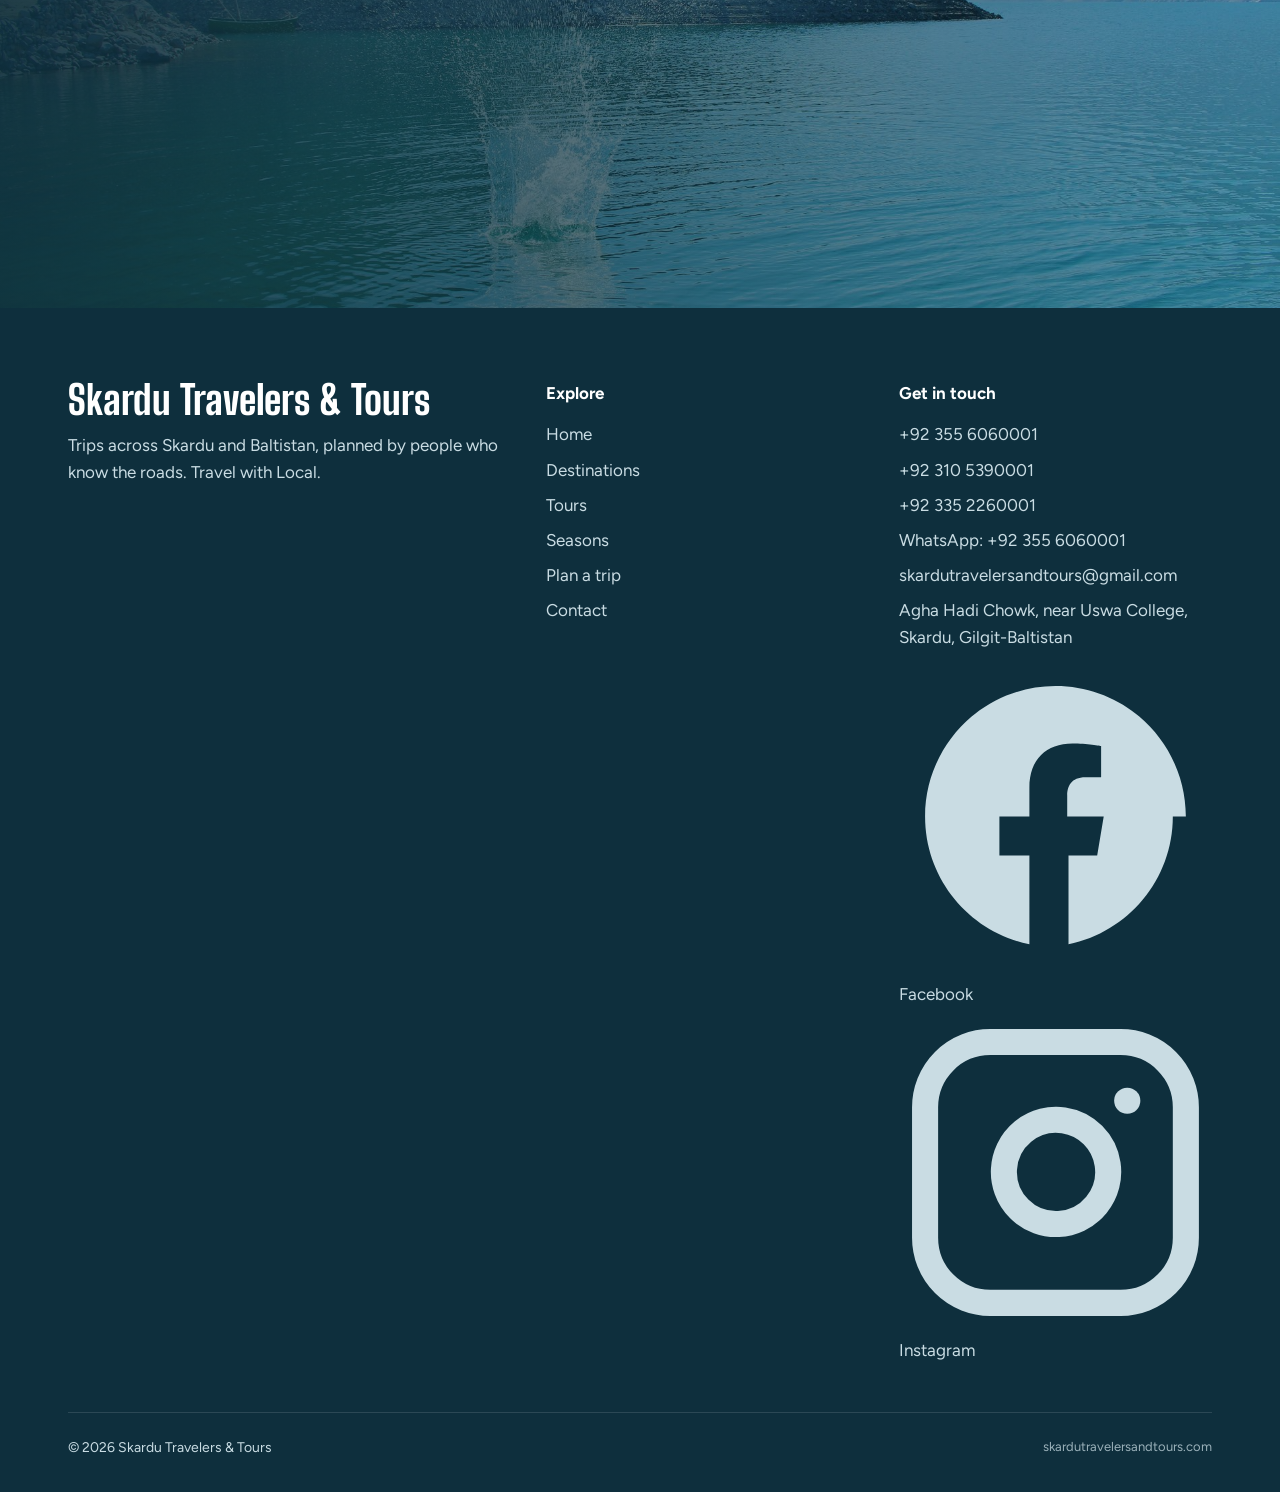
<file: destinations.html>
<!doctype html>
<html lang="en">
<head>
<meta charset="utf-8">
<meta name="viewport" content="width=device-width, initial-scale=1">
<title>Destinations | Skardu Travelers &amp; Tours</title>
<meta name="description" content="Lakes, deserts, forts and high plains around Skardu, sorted by the kind of trip you want.">
<meta property="og:title" content="Destinations | Skardu Travelers &amp; Tours">
<meta property="og:description" content="Lakes, deserts, forts and high plains around Skardu, sorted by the kind of trip you want.">
<meta property="og:image" content="https://skardutravelersandtours.com/images/hero-main.jpg">
<meta name="theme-color" content="#0E2F3D">
<link rel="preconnect" href="https://fonts.googleapis.com">
<link rel="preconnect" href="https://fonts.gstatic.com" crossorigin>
<link rel="stylesheet" href="https://fonts.googleapis.com/css2?family=Big+Shoulders+Display:wght@700;800&family=Figtree:wght@400;500;700&display=swap">
<link rel="stylesheet" href="css/style.css">
<link rel="icon" type="image/png" href="images/icon-64.png">
<link rel="apple-touch-icon" href="images/logo-180.png">
</head>
<body data-page="destinations">
<a class="skip" href="#main">Skip to content</a>
<header id="site-header"></header>
<main id="main">
<section class="page-hero">
<div class="bg" data-bg="images/khaplu-palace.jpg" aria-hidden="true"></div>
<div class="wrap"><h1 class="reveal">Where do you want to wake up?</h1><p class="lead reveal" style="--d:150ms">Thirteen places we love, from quiet lakes to royal forts. Filter by mood, then tap any place for the details.</p></div>
</section>
<div class="marquee" aria-hidden="true"><div class="track"><span>Upper Kachura</span><span>✦</span><span>Deosai Plains</span><span>✦</span><span>Shigar Fort</span><span>✦</span><span>Katpana Desert</span><span>✦</span><span>Khaplu Palace</span><span>✦</span><span>Sheosar Lake</span><span>✦</span><span>Manthokha</span><span>✦</span><span>Road to K2</span><span>✦</span><span>Upper Kachura</span><span>✦</span><span>Deosai Plains</span><span>✦</span><span>Shigar Fort</span><span>✦</span><span>Katpana Desert</span><span>✦</span><span>Khaplu Palace</span><span>✦</span><span>Sheosar Lake</span><span>✦</span><span>Manthokha</span><span>✦</span><span>Road to K2</span><span>✦</span></div></div>

<section class="section ring-section">
<div class="wrap">
<div class="section-head">
<div><p class="kicker reveal">Spin the valley</p><h2 class="reveal" style="--d:100ms">Grab it. Turn it. Pick a place.</h2></div>
<p class="lead reveal right">Drag the ring to spin through all <span data-total="places">13</span> destinations. Tap the one in front to open it.</p>
</div>
</div>
<div class="ring-stage reveal zoom" id="ring-stage" tabindex="0" aria-label="Carousel of destinations. Use left and right arrow keys to turn.">
<div class="ring"></div>
<div class="ring-floor" aria-hidden="true"></div>
</div>
<div class="ring-controls">
<button class="round-btn" type="button" id="ring-prev" aria-label="Previous destination">&#8592;</button>
<div class="ring-name" id="ring-name" aria-live="polite"></div>
<button class="round-btn" type="button" id="ring-next" aria-label="Next destination">&#8594;</button>
</div>
<div style="height:80px"></div>
</section>
<section class="section" id="explore">
<div class="wrap">
<div class="chips reveal" id="mood-chips" role="group" aria-label="Choose a mood"></div>
<p class="mood-line" id="mood-line"></p>
<div class="grid" id="place-grid" style="margin-top:28px"></div>
</div>
</section>
<section class="section tinted">
<div class="wrap split">
<div>
<p class="kicker reveal">Can't decide?</p>
<h2 class="reveal" style="--d:100ms">Let three questions choose for you.</h2>
<p class="lead reveal" style="margin-top:18px;--d:200ms">Answer honestly. We'll match you with the corner of Skardu that suits you best.</p>
</div>
<div class="quiz reveal zoom" id="quiz"></div>
</div>
</section>
<section class="section">
<div class="wrap">
<div class="section-head"><div><p class="kicker reveal">Gallery</p><h2 class="reveal" style="--d:100ms">See it before you go.</h2></div></div>
<div class="gallery" id="gallery"></div>
</div>
</section>
<section class="cta">
<div class="bg" data-bg="images/satpara-lake.jpg" data-parallax="0.15" aria-hidden="true"></div>
<div class="wrap"><h2 class="reveal left">Found somewhere you like?</h2><a class="btn btn-primary reveal right" href="plan.html">Add it to a trip plan</a></div>
</section>
</main>
<footer id="site-footer"></footer>
<script src="js/config.js"></script>
<script src="js/data.js"></script>
<script src="js/main.js"></script>
</body>
</html>
</file>
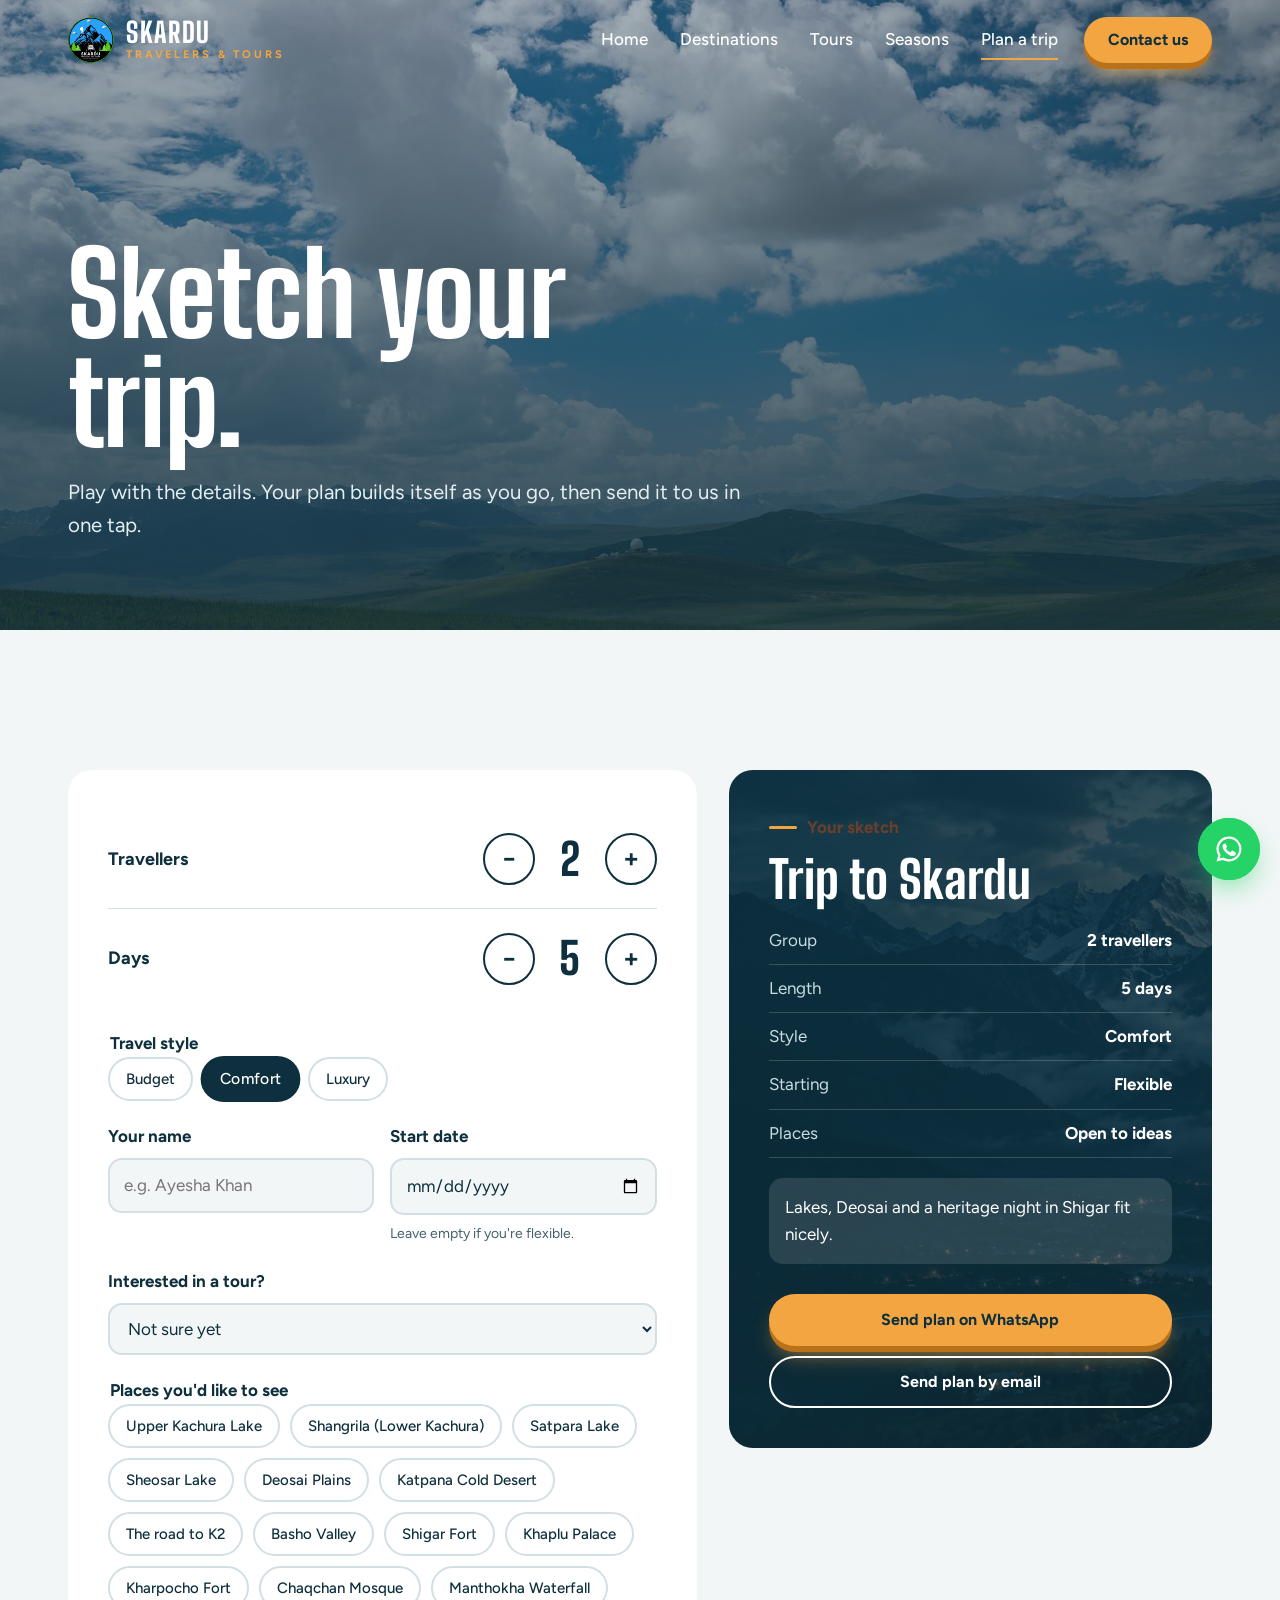
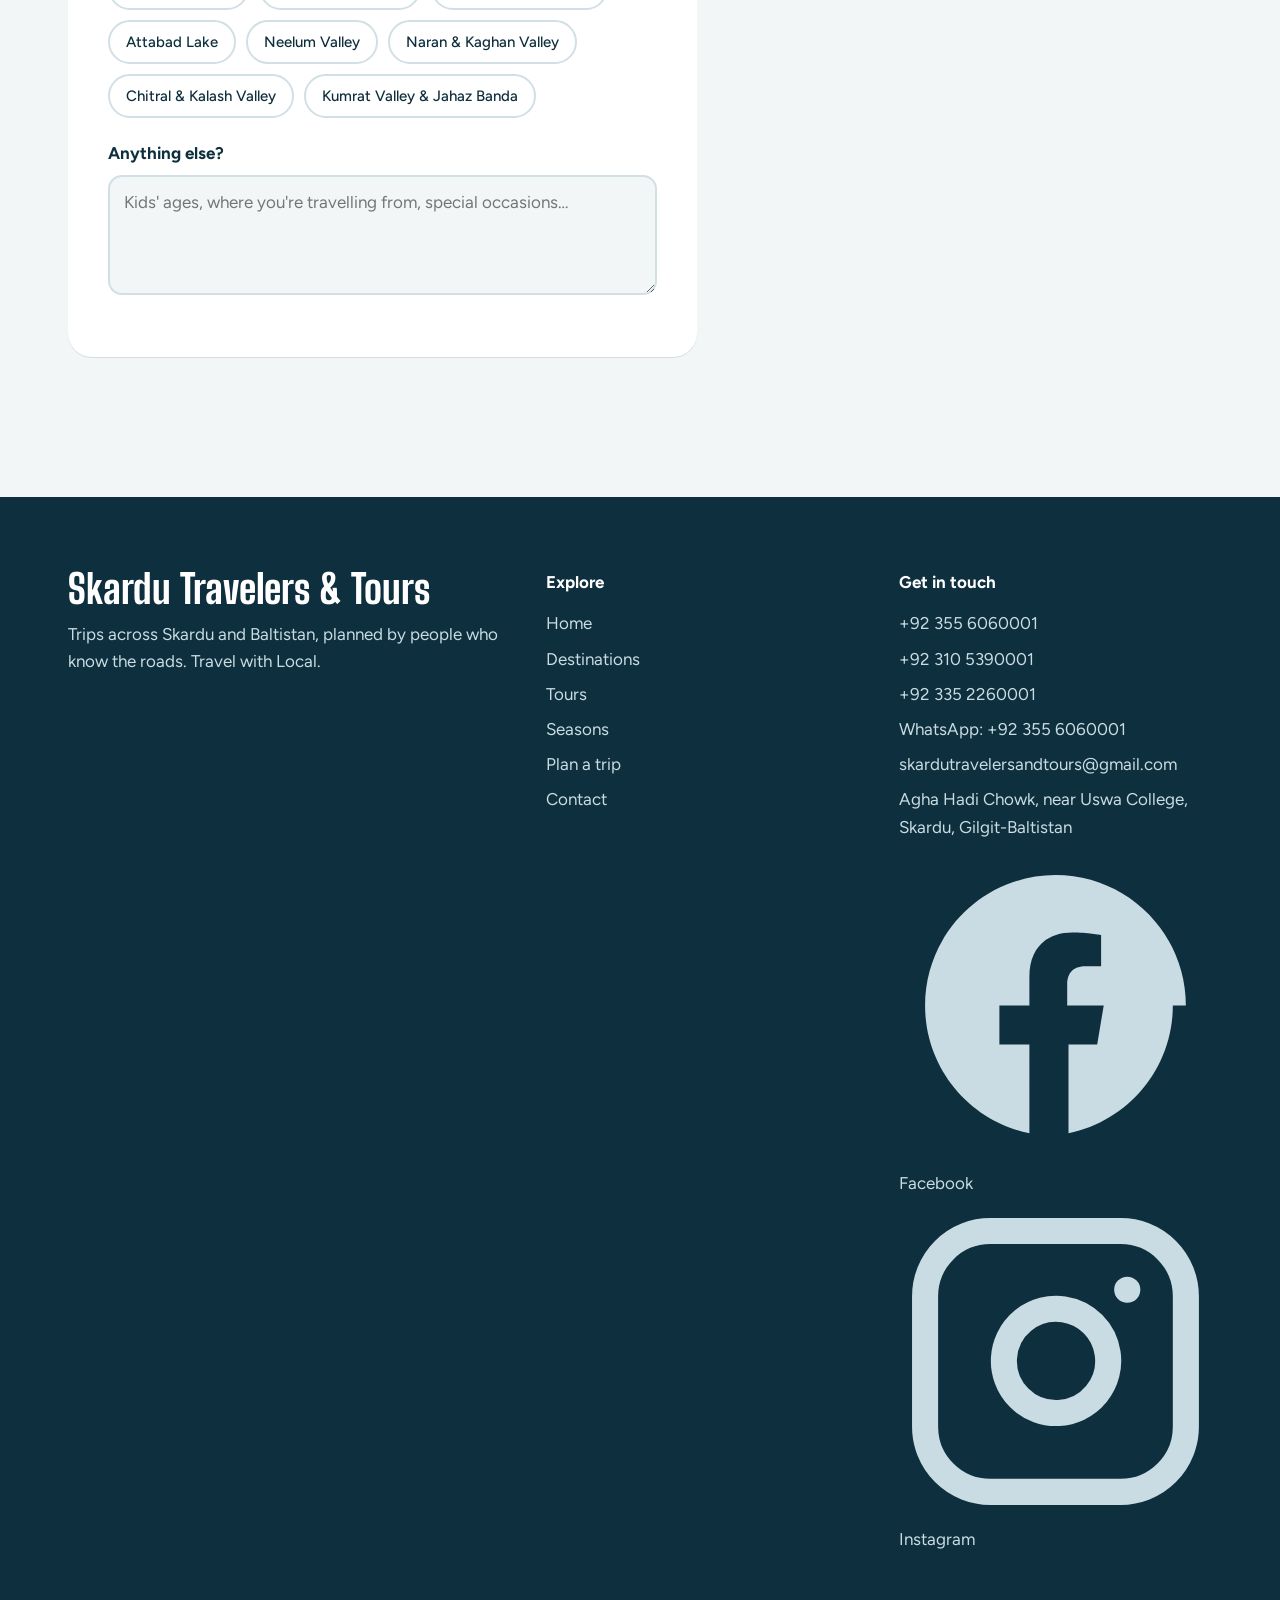
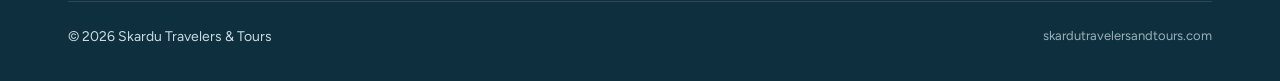
<file: plan.html>
<!doctype html>
<html lang="en">
<head>
<meta charset="utf-8">
<meta name="viewport" content="width=device-width, initial-scale=1">
<title>Plan a trip | Skardu Travelers &amp; Tours</title>
<meta name="description" content="Sketch your Skardu trip in a minute and send it straight to us on WhatsApp or email.">
<meta property="og:title" content="Plan a trip | Skardu Travelers &amp; Tours">
<meta property="og:description" content="Sketch your Skardu trip in a minute and send it straight to us on WhatsApp or email.">
<meta property="og:image" content="https://skardutravelersandtours.com/images/hero-main.jpg">
<meta name="theme-color" content="#0E2F3D">
<link rel="preconnect" href="https://fonts.googleapis.com">
<link rel="preconnect" href="https://fonts.gstatic.com" crossorigin>
<link rel="stylesheet" href="https://fonts.googleapis.com/css2?family=Big+Shoulders+Display:wght@700;800&family=Figtree:wght@400;500;700&display=swap">
<link rel="stylesheet" href="css/style.css">
<link rel="icon" type="image/png" href="images/icon-64.png">
<link rel="apple-touch-icon" href="images/logo-180.png">
</head>
<body data-page="plan">
<a class="skip" href="#main">Skip to content</a>
<header id="site-header"></header>
<main id="main">
<section class="page-hero">
<div class="bg" data-bg="images/deosai-lake.jpg" aria-hidden="true"></div>
<div class="wrap"><h1 class="reveal">Sketch your trip.</h1><p class="lead reveal" style="--d:150ms">Play with the details. Your plan builds itself as you go, then send it to us in one tap.</p></div>
</section>

<section class="section">
<div class="wrap planner-layout">
<form class="panel reveal" id="planner" novalidate>
<div class="stepper">
<span class="label">Travellers</span>
<div class="controls">
<button class="round-btn" type="button" data-step="travellers:-1" aria-label="Fewer travellers">−</button>
<output id="out-travellers" aria-live="polite">2</output>
<button class="round-btn" type="button" data-step="travellers:1" aria-label="More travellers">+</button>
</div>
</div>
<div class="stepper" style="margin-bottom:22px;border-bottom:0">
<span class="label">Days</span>
<div class="controls">
<button class="round-btn" type="button" data-step="days:-1" aria-label="Fewer days">−</button>
<output id="out-days" aria-live="polite">5</output>
<button class="round-btn" type="button" data-step="days:1" aria-label="More days">+</button>
</div>
</div>
<fieldset class="field">
<legend>Travel style</legend>
<div class="checks">
<label class="check"><input type="radio" name="style" value="Budget"><span>Budget</span></label>
<label class="check"><input type="radio" name="style" value="Comfort" checked><span>Comfort</span></label>
<label class="check"><input type="radio" name="style" value="Luxury"><span>Luxury</span></label>
</div>
</fieldset>
<div class="row-2">
<div class="field"><label for="f-name">Your name</label><input id="f-name" name="name" autocomplete="name" placeholder="e.g. Ayesha Khan"><span class="error">Please add your name so we know who to reply to.</span></div>
<div class="field"><label for="f-date">Start date</label><input id="f-date" name="date" type="date"><span class="hint">Leave empty if you're flexible.</span></div>
</div>
<div class="field"><label for="tour-select">Interested in a tour?</label><select id="tour-select" name="tour"></select></div>
<fieldset class="field"><legend>Places you'd like to see</legend><div class="checks" id="place-checks"></div></fieldset>
<div class="field"><label for="f-notes">Anything else?</label><textarea id="f-notes" name="notes" placeholder="Kids' ages, where you're travelling from, special occasions…"></textarea></div>
</form>
<aside class="summary reveal right" aria-label="Your trip summary">
<div class="summary-card">
<div class="photo" id="sum-photo" aria-hidden="true"></div>
<p class="kicker">Your sketch</p>
<h3>Trip to Skardu</h3>
<ul class="summary-list">
<li><span>Group</span><span id="sum-group"></span></li>
<li><span>Length</span><span id="sum-days"></span></li>
<li><span>Style</span><span id="sum-style"></span></li>
<li><span>Starting</span><span id="sum-date"></span></li>
<li><span>Places</span><span id="sum-places"></span></li>
</ul>
<p class="summary-idea" id="sum-idea" aria-live="polite"></p>
<button class="btn btn-primary" type="button" id="send-wa">Send plan on WhatsApp</button>
<button class="btn btn-ghost" type="button" id="send-mail" style="color:#fff">Send plan by email</button>
</div>
</aside>
</div>
</section>
</main>
<footer id="site-footer"></footer>
<script src="js/config.js"></script>
<script src="js/data.js"></script>
<script src="js/main.js"></script>
</body>
</html>
</file>
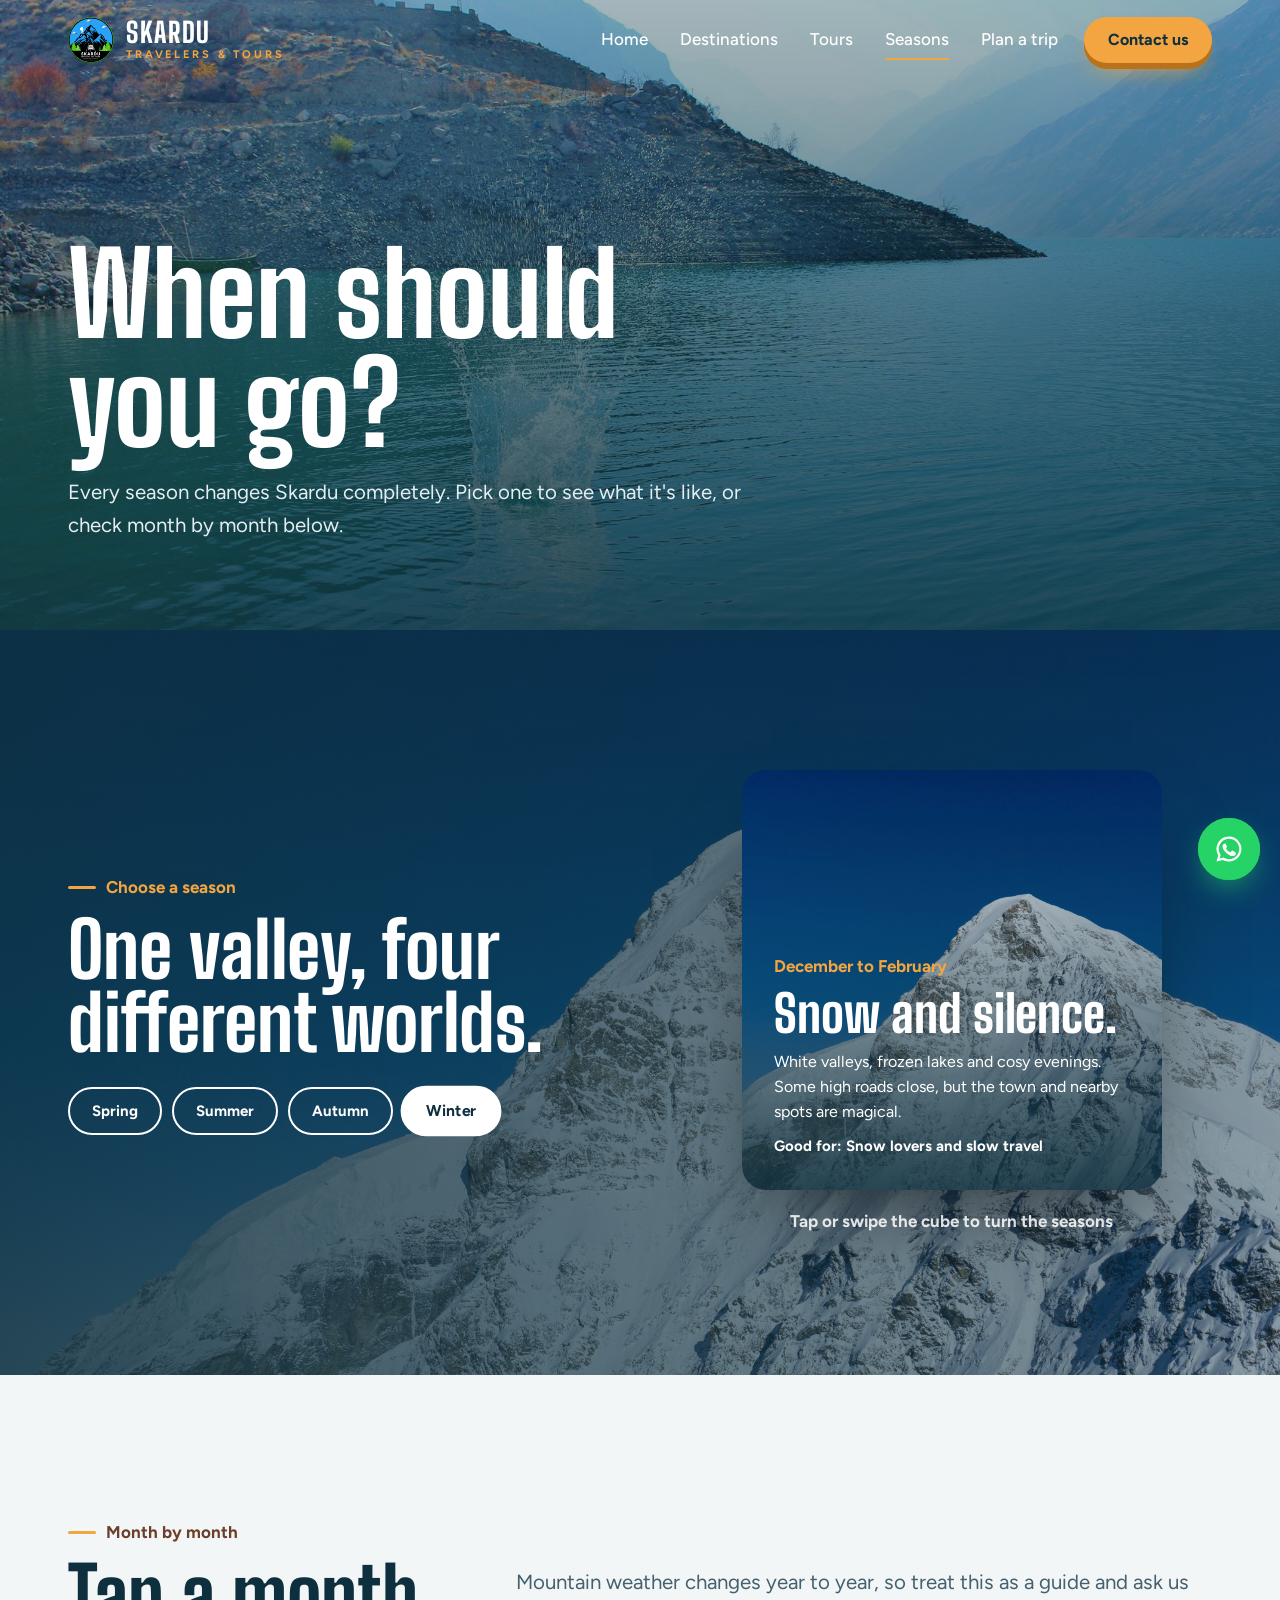
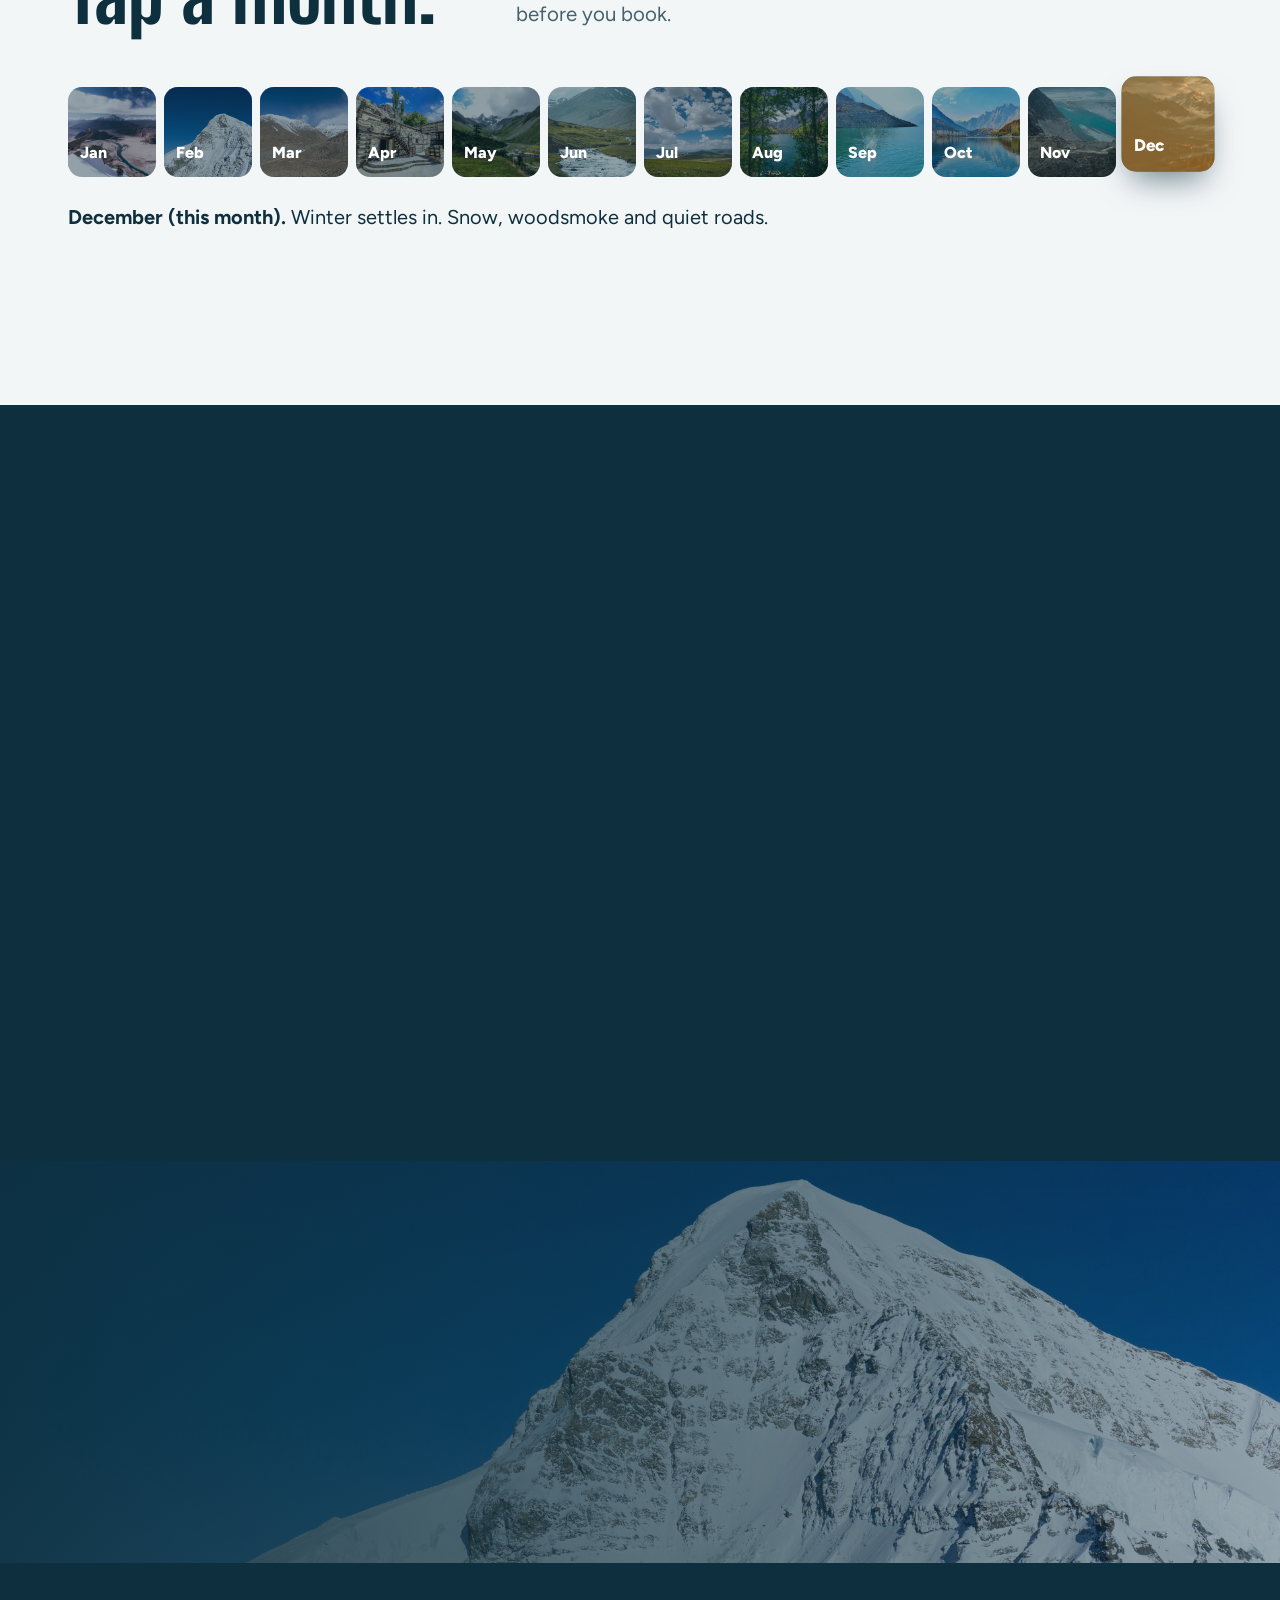
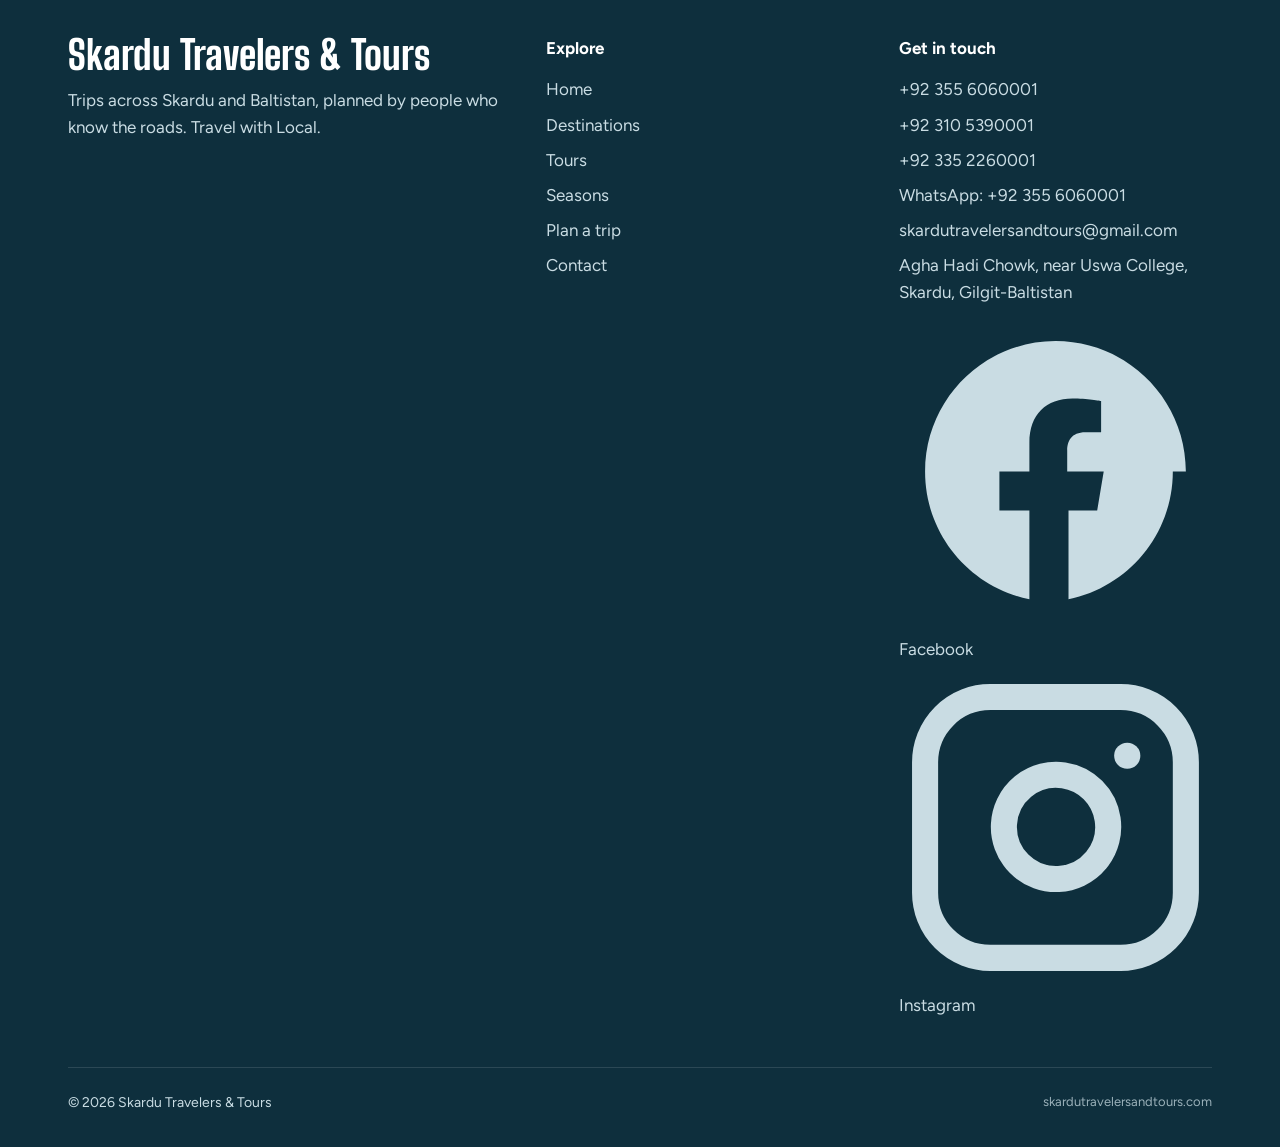
<file: seasons.html>
<!doctype html>
<html lang="en">
<head>
<meta charset="utf-8">
<meta name="viewport" content="width=device-width, initial-scale=1">
<title>When to visit | Skardu Travelers &amp; Tours</title>
<meta name="description" content="What Skardu is like in every season and month, so you can pick the right time to visit.">
<meta property="og:title" content="When to visit | Skardu Travelers &amp; Tours">
<meta property="og:description" content="What Skardu is like in every season and month, so you can pick the right time to visit.">
<meta property="og:image" content="https://skardutravelersandtours.com/images/hero-main.jpg">
<meta name="theme-color" content="#0E2F3D">
<link rel="preconnect" href="https://fonts.googleapis.com">
<link rel="preconnect" href="https://fonts.gstatic.com" crossorigin>
<link rel="stylesheet" href="https://fonts.googleapis.com/css2?family=Big+Shoulders+Display:wght@700;800&family=Figtree:wght@400;500;700&display=swap">
<link rel="stylesheet" href="css/style.css">
<link rel="icon" type="image/png" href="images/icon-64.png">
<link rel="apple-touch-icon" href="images/logo-180.png">
</head>
<body data-page="seasons">
<a class="skip" href="#main">Skip to content</a>
<header id="site-header"></header>
<main id="main">
<section class="page-hero">
<div class="bg" data-bg="images/satpara-lake.jpg" aria-hidden="true"></div>
<div class="wrap"><h1 class="reveal">When should you go?</h1><p class="lead reveal" style="--d:150ms">Every season changes Skardu completely. Pick one to see what it's like, or check month by month below.</p></div>
</section>

<section class="season-stage" id="season-stage">
<div class="wrap section split light">
<div>
<p class="kicker reveal">Choose a season</p>
<h2 class="reveal" style="--d:100ms">One valley, four different worlds.</h2>
<div class="chips reveal" id="season-chips" role="group" aria-label="Choose a season" style="margin-top:28px;--d:200ms"></div>
</div>
<div class="reveal zoom"><div class="cube-scene"><div class="cube" id="cube"></div></div><p class="cube-hint">Tap or swipe the cube to turn the seasons</p></div>
</div>
</section>
<section class="section">
<div class="wrap">
<div class="section-head">
<div><p class="kicker reveal">Month by month</p><h2 class="reveal" style="--d:100ms">Tap a month.</h2></div>
<p class="lead reveal right">Mountain weather changes year to year, so treat this as a guide and ask us before you book.</p>
</div>
<div class="months-row reveal" id="months-row" role="group" aria-label="Choose a month"></div>
<p class="month-note" id="month-note" aria-live="polite"></p>
</div>
</section>
<section class="section on-dark">
<div class="wrap split">
<div><p class="kicker reveal">Did you know?</p><h2 class="reveal" style="--d:100ms">Little facts, big mountains.</h2></div>
<div class="reveal right" id="fact"></div>
</div>
</section>
<section class="cta">
<div class="bg" data-bg="images/k2.jpg" data-parallax="0.15" aria-hidden="true"></div>
<div class="wrap"><h2 class="reveal left">Picked your month?</h2><a class="btn btn-primary reveal right" href="plan.html">Plan the trip</a></div>
</section>
</main>
<footer id="site-footer"></footer>
<script src="js/config.js"></script>
<script src="js/data.js"></script>
<script src="js/main.js"></script>
</body>
</html>
</file>
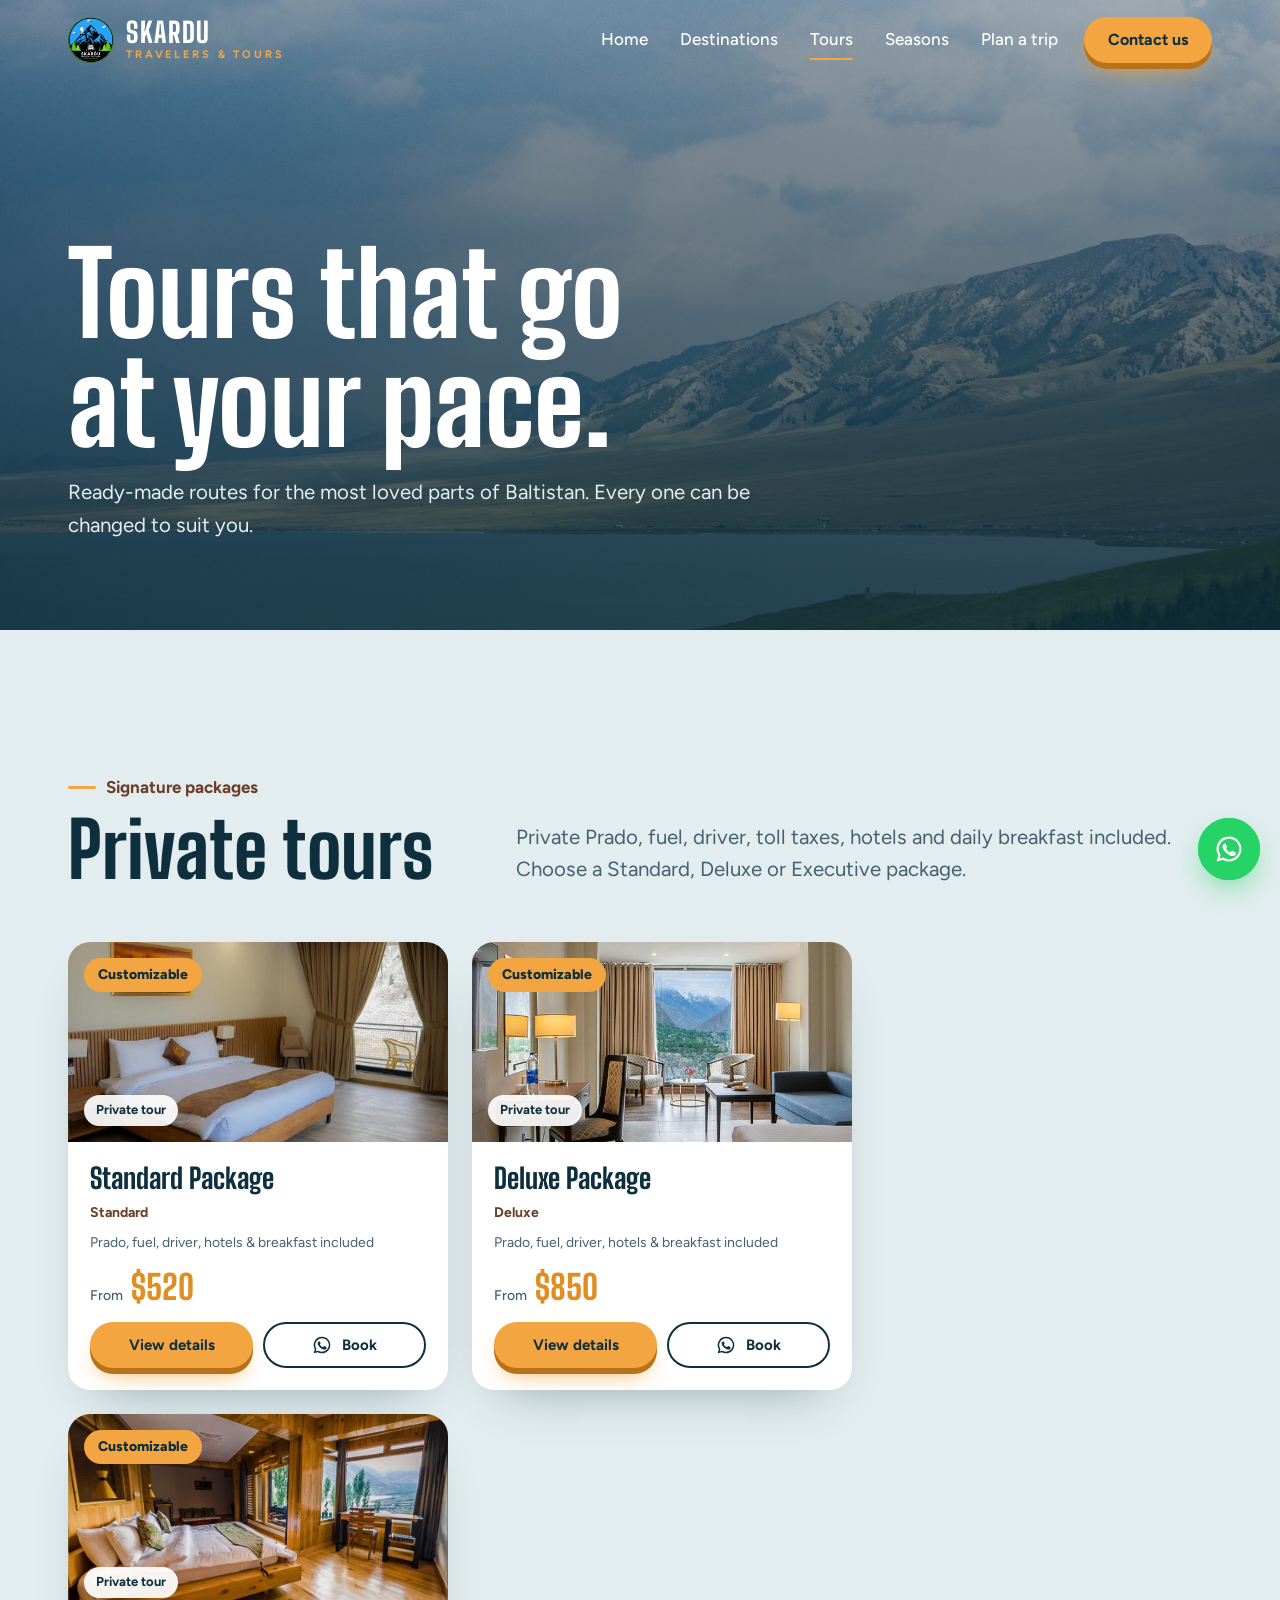
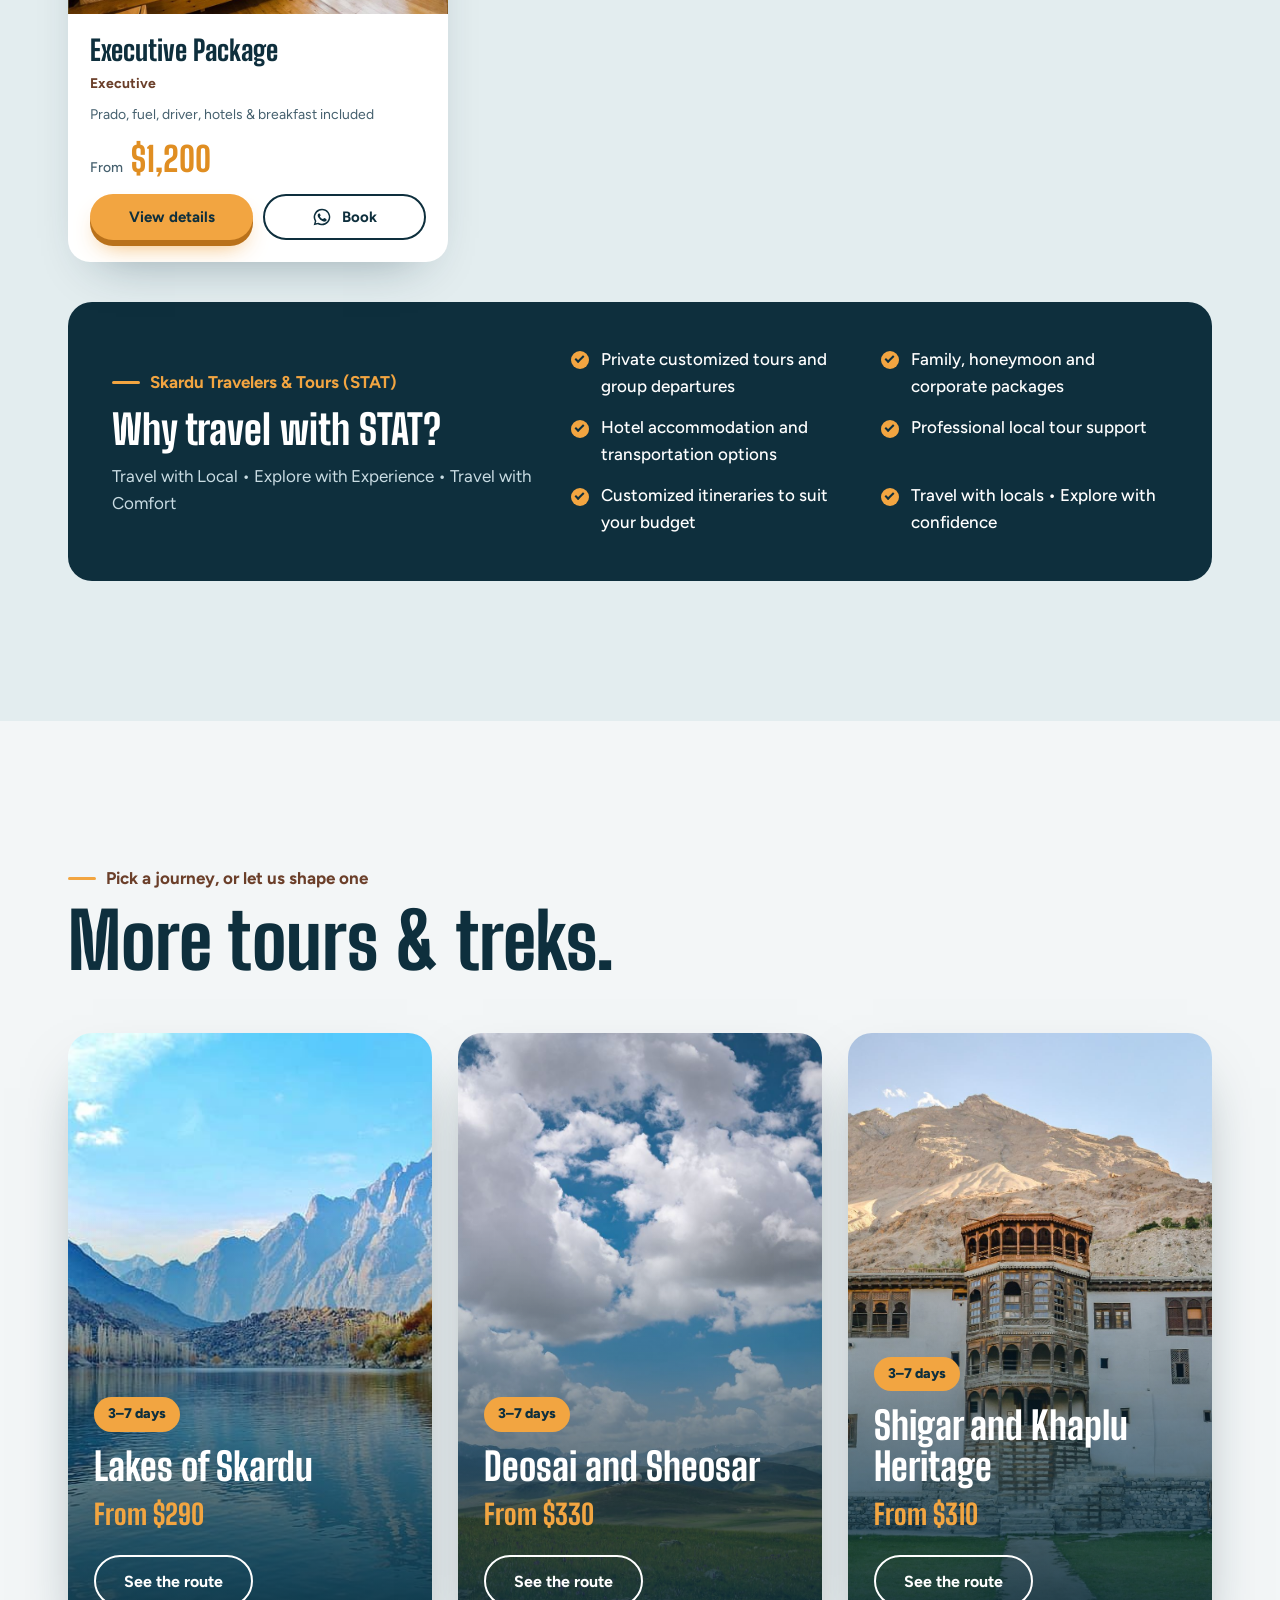
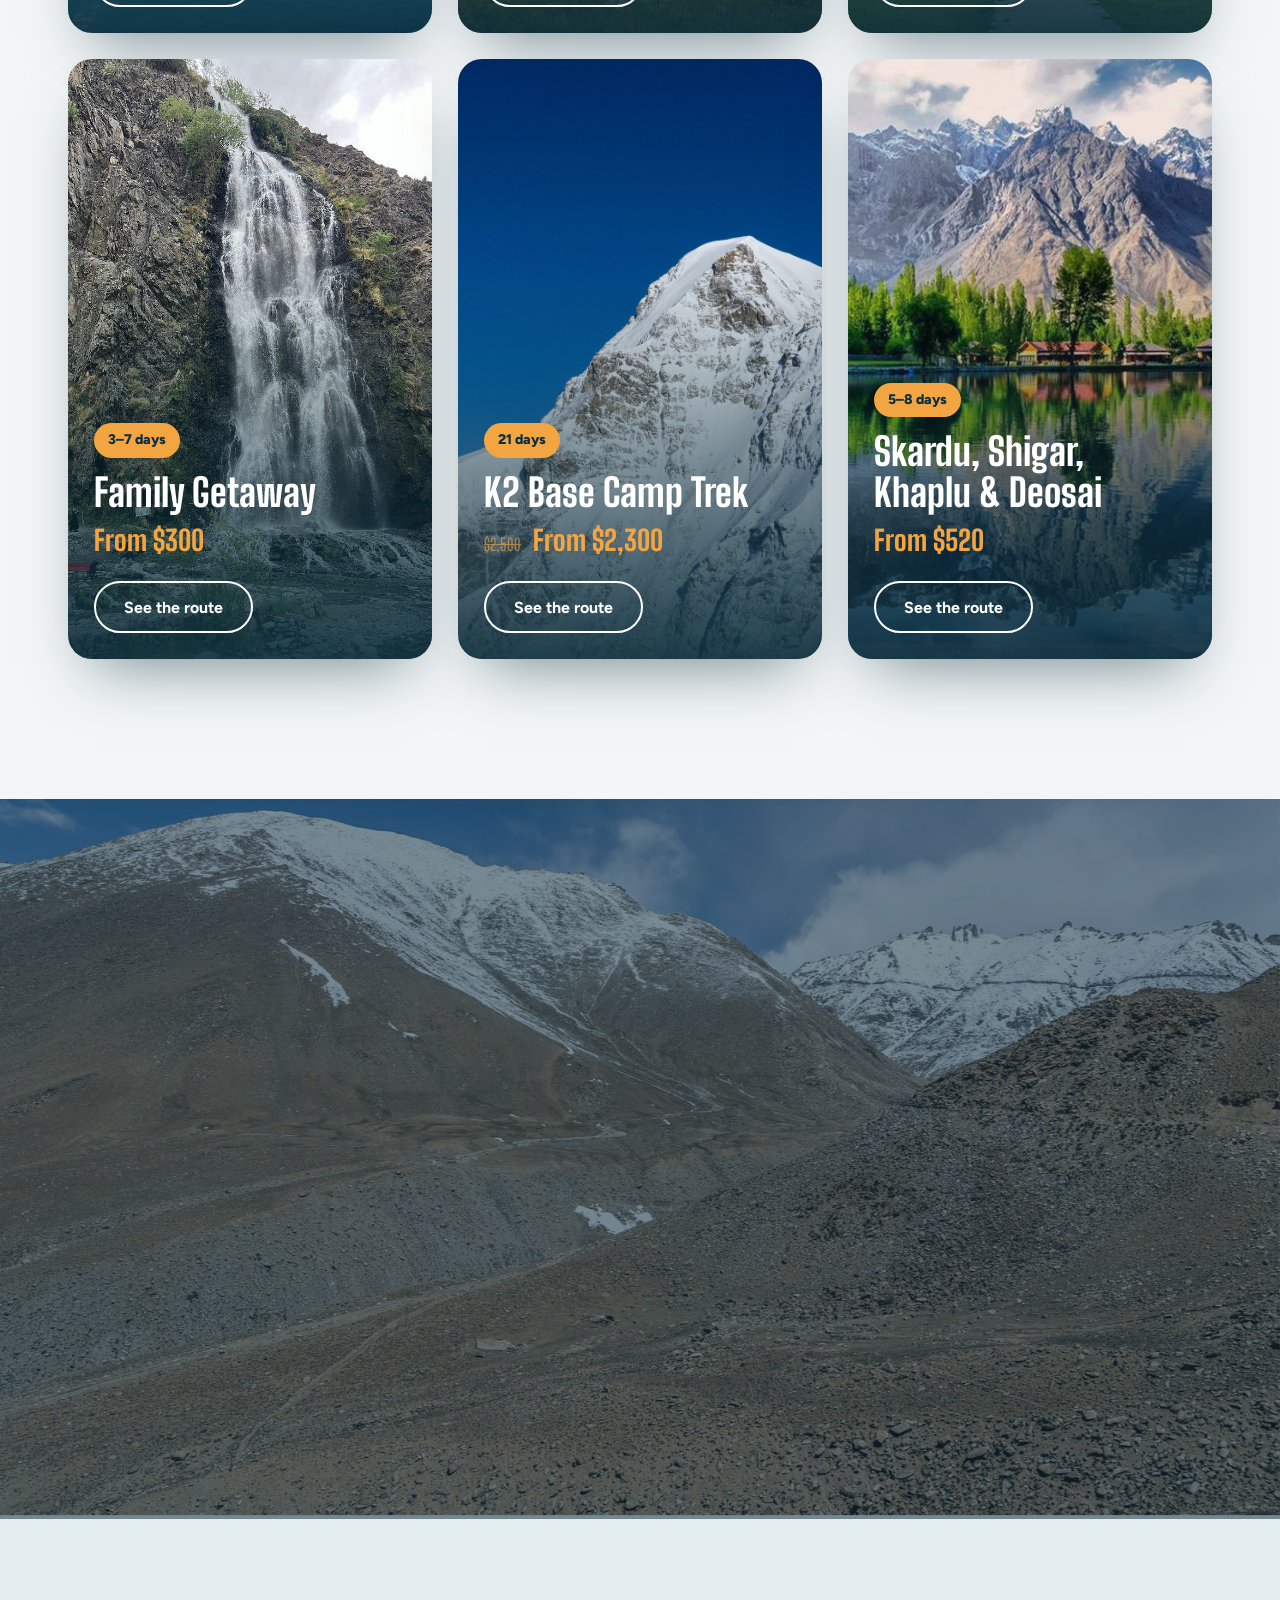
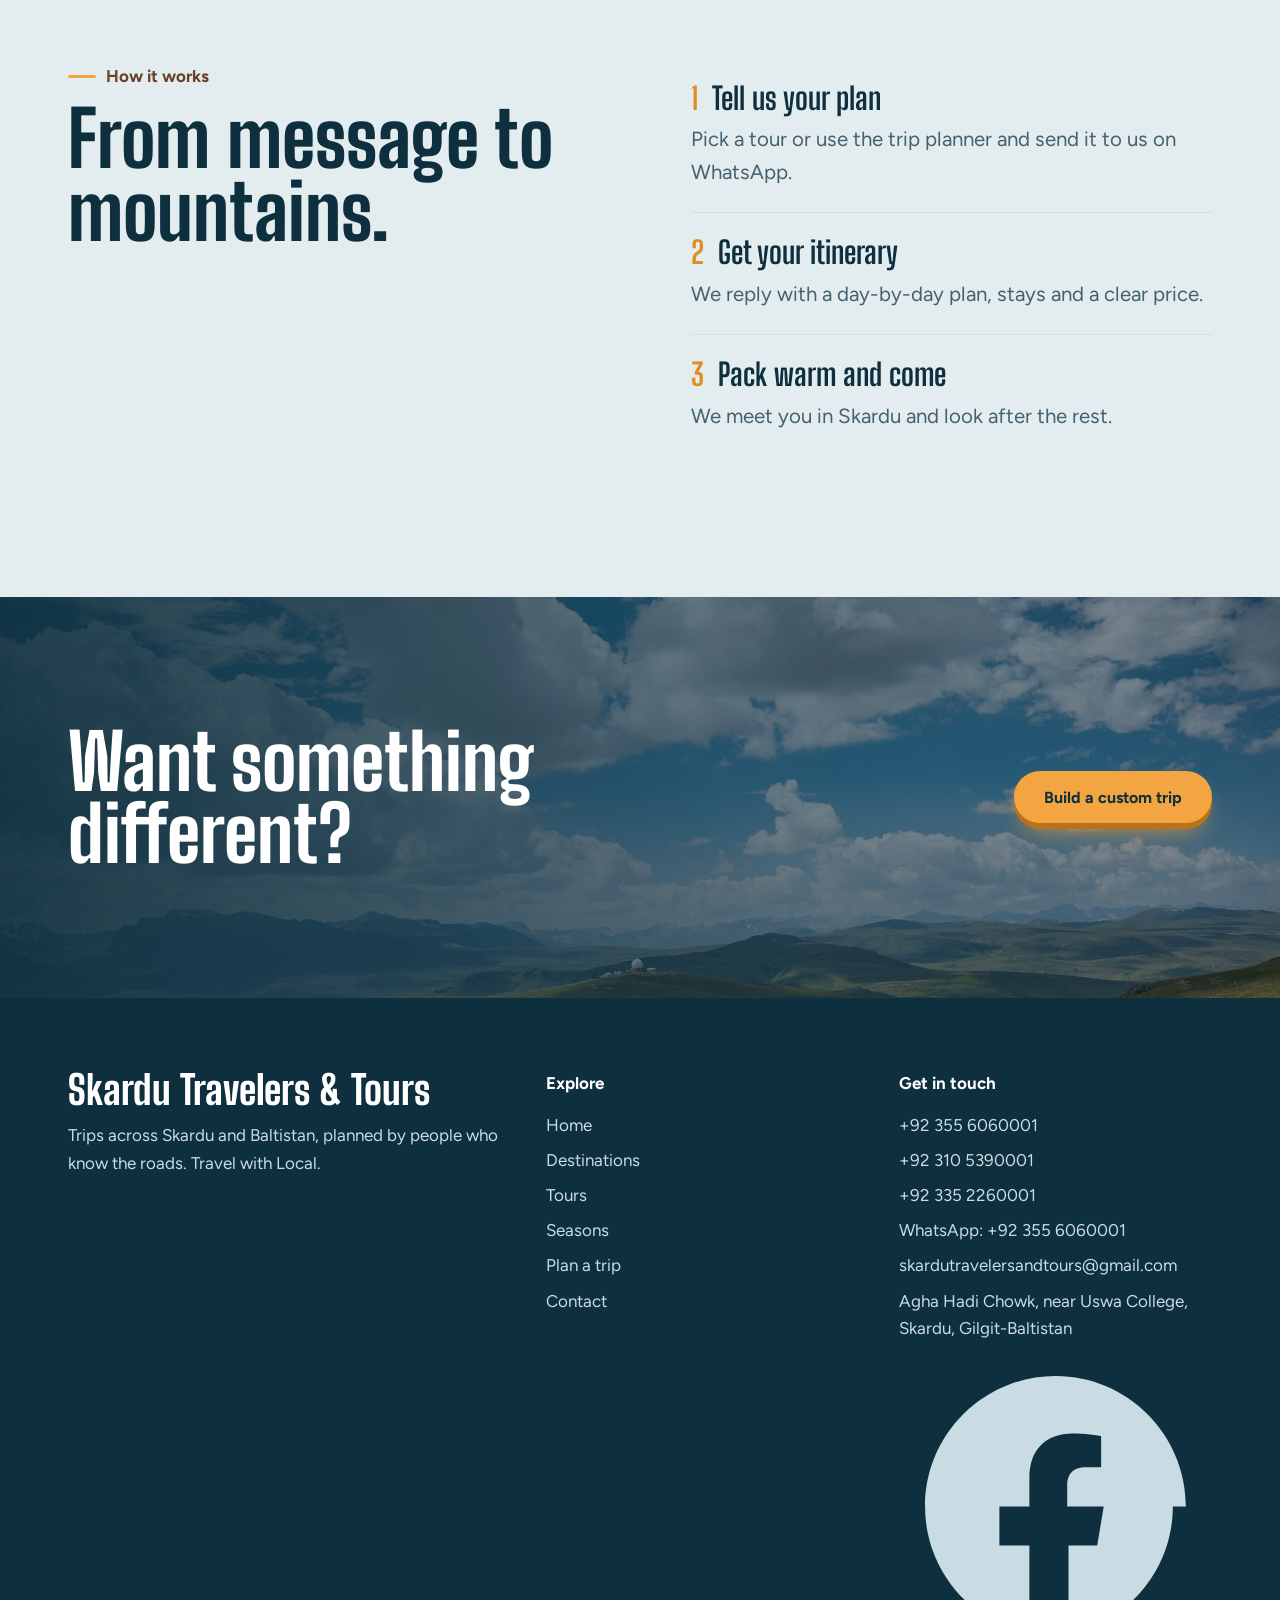
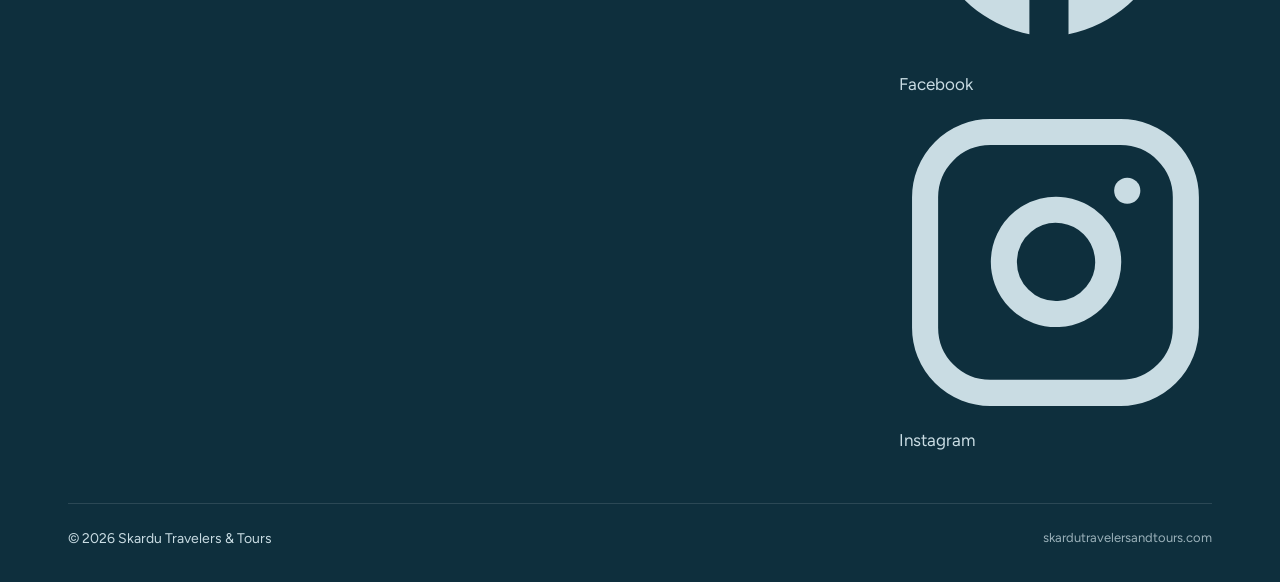
<file: tours.html>
<!doctype html>
<html lang="en">
<head>
<meta charset="utf-8">
<meta name="viewport" content="width=device-width, initial-scale=1">
<title>Tours | Skardu Travelers &amp; Tours</title>
<meta name="description" content="Lake tours, Deosai jeep trips, K2 and Karakoram treks, cultural tours across Pakistan and family getaways.">
<meta property="og:title" content="Tours | Skardu Travelers &amp; Tours">
<meta property="og:description" content="Lake tours, Deosai jeep trips, K2 and Karakoram treks, cultural tours across Pakistan and family getaways.">
<meta property="og:image" content="https://skardutravelersandtours.com/images/hero-main.jpg">
<meta name="theme-color" content="#0E2F3D">
<link rel="preconnect" href="https://fonts.googleapis.com">
<link rel="preconnect" href="https://fonts.gstatic.com" crossorigin>
<link rel="stylesheet" href="https://fonts.googleapis.com/css2?family=Big+Shoulders+Display:wght@700;800&family=Figtree:wght@400;500;700&display=swap">
<link rel="stylesheet" href="css/style.css">
<link rel="icon" type="image/png" href="images/icon-64.png">
<link rel="apple-touch-icon" href="images/logo-180.png">
</head>
<body data-page="tours">
<a class="skip" href="#main">Skip to content</a>
<header id="site-header"></header>
<main id="main">
<section class="page-hero">
<div class="bg" data-bg="images/sheosar-lake.jpg" aria-hidden="true"></div>
<div class="wrap"><h1 class="reveal">Tours that go at your pace.</h1><p class="lead reveal" style="--d:150ms">Ready-made routes for the most loved parts of Baltistan. Every one can be changed to suit you.</p></div>
</section>

<section class="section tinted" id="packages">
<div class="wrap">
<div class="section-head">
<div><p class="kicker reveal">Signature packages</p><h2 class="reveal" style="--d:100ms">Private tours</h2></div>
<p class="lead reveal right">Private Prado, fuel, driver, toll taxes, hotels and daily breakfast included. Choose a Standard, Deluxe or Executive package.</p>
</div>
<div class="package-list" id="package-list"></div>
<div class="why-stat reveal">
<div><p class="kicker">Skardu Travelers &amp; Tours (STAT)</p><h3>Why travel with STAT?</h3><p class="why-tag">Travel with Local • Explore with Experience • Travel with Comfort</p></div>
<div id="why-stat"></div>
</div>
</div>
</section>

<section class="section">
<div class="wrap">
<div class="section-head">
<div><p class="kicker reveal">Pick a journey, or let us shape one</p><h2 class="reveal" style="--d:100ms">More tours &amp; treks.</h2></div>
</div>
<div class="grid" id="tour-grid"></div>
</div>
</section>
<section class="band">
<div class="bg" data-bg="images/katpana-desert.jpg" data-parallax="0.25" aria-hidden="true"></div>
<div class="wrap"><blockquote class="reveal">Nights so clear you'll forget to go to sleep.</blockquote></div>
</section>
<section class="section tinted">
<div class="wrap split" style="align-items:start">
<div><p class="kicker reveal">How it works</p><h2 class="reveal" style="--d:100ms">From message to mountains.</h2></div>
<ol class="steps" style="list-style:none;padding:0;margin:0" data-stagger>
<li style="border-bottom:1px solid var(--line);padding:24px 0"><h3><span style="color:var(--apricot-dark)">1</span>Tell us your plan</h3><p class="lead" style="margin-top:8px">Pick a tour or use the trip planner and send it to us on WhatsApp.</p></li>
<li style="border-bottom:1px solid var(--line);padding:24px 0"><h3><span style="color:var(--apricot-dark)">2</span>Get your itinerary</h3><p class="lead" style="margin-top:8px">We reply with a day-by-day plan, stays and a clear price.</p></li>
<li style="padding:24px 0"><h3><span style="color:var(--apricot-dark)">3</span>Pack warm and come</h3><p class="lead" style="margin-top:8px">We meet you in Skardu and look after the rest.</p></li>
</ol>
</div>
</section>
<section class="cta">
<div class="bg" data-bg="images/deosai-lake.jpg" data-parallax="0.15" aria-hidden="true"></div>
<div class="wrap"><h2 class="reveal left">Want something different?</h2><a class="btn btn-primary reveal right" href="plan.html">Build a custom trip</a></div>
</section>
</main>
<footer id="site-footer"></footer>
<script src="js/config.js"></script>
<script src="js/data.js"></script>
<script src="js/main.js"></script>
</body>
</html>
</file>
<file: css/style.css>
/* ===========================================================
   Skardu Traveller and Tours — shared styles (v2, photo-led)
   Palette
     Snow     #F3F6F7   page ground
     Indus    #0E2F3D   ink and dark sections
     Glacier  #7FB3C4   cool accent
     Apricot  #F2A541   action colour (always with Indus text)
     Walnut   #6B3F2A   Balti woodwork details
   Type: Big Shoulders Display (tall, like the peaks) + Figtree
   =========================================================== */
:root {
  --snow: #F3F6F7; --paper: #fff; --indus: #0E2F3D; --indus-2: #174253;
  --glacier: #7FB3C4; --apricot: #F2A541; --apricot-dark: #E08E22; --walnut: #6B3F2A;
  --line: #D2DFE4; --muted: #45606E;
  --display: "Big Shoulders Display", "Arial Narrow", sans-serif;
  --body: "Figtree", "Segoe UI", system-ui, sans-serif;
  --wrap: 1240px; --pad: clamp(20px, 4vw, 48px);
  --ease: cubic-bezier(.2,.8,.2,1);
  --spring: cubic-bezier(.34,1.56,.64,1);
}
*, *::before, *::after { box-sizing: border-box; }
html { scroll-behavior: smooth; }
body { margin: 0; background: var(--snow); color: var(--indus); font-family: var(--body); font-size: 17px; line-height: 1.6; -webkit-font-smoothing: antialiased; overflow-x: hidden; }
img { max-width: 100%; display: block; }
a { color: inherit; }
button { font: inherit; color: inherit; }
:focus-visible { outline: 3px solid var(--apricot); outline-offset: 3px; border-radius: 6px; }
::selection { background: var(--apricot); color: var(--indus); }
.wrap { max-width: var(--wrap); margin: 0 auto; padding-inline: var(--pad); }
.skip { position: absolute; left: -999px; top: 8px; background: var(--apricot); padding: 10px 16px; z-index: 300; }
.skip:focus { left: 8px; }

/* ---------- Type ---------- */
h1, h2, h3 { font-family: var(--display); font-weight: 800; line-height: .95; margin: 0; }
h1 { font-size: clamp(64px, 10vw, 156px); }
h2 { font-size: clamp(44px, 6vw, 88px); }
h3 { font-size: clamp(26px, 2.4vw, 32px); font-weight: 700; line-height: 1.05; }
p { margin: 0; }
.lead { font-size: clamp(18px, 1.6vw, 21px); max-width: 34em; color: var(--muted); }
.on-dark .lead { color: #C9DCE3; }
.kicker { font-weight: 700; color: var(--walnut); margin-bottom: 12px; display: inline-flex; align-items: center; gap: 10px; }
.kicker::before { content: ""; width: 28px; height: 3px; background: var(--apricot); border-radius: 2px; }
.on-dark .kicker, .light .kicker { color: var(--apricot); }

/* ---------- Scroll progress ---------- */
.progress { position: fixed; top: 0; left: 0; height: 3px; width: 100%; background: var(--apricot); transform-origin: 0 50%; transform: scaleX(0); z-index: 120; }

/* ---------- Buttons ---------- */
.btn { position: relative; overflow: hidden; display: inline-flex; align-items: center; justify-content: center; gap: 10px; min-height: 52px; padding: 0 28px; border-radius: 999px; font-weight: 700; font-size: 16px; text-decoration: none; cursor: pointer; border: 2px solid transparent; transition: background .25s, color .25s, transform .3s var(--spring), box-shadow .3s; }
.btn:hover { transform: translateY(-3px); }
.btn:active { transform: scale(.96); }
.btn-primary { background: var(--apricot); color: var(--indus); box-shadow: 0 10px 24px -10px rgba(242,165,65,.9); }
.btn-primary:hover { background: var(--apricot-dark); box-shadow: 0 16px 30px -10px rgba(242,165,65,.95); }
.btn-ghost { background: transparent; border-color: currentColor; }
.btn-ghost:hover { background: rgba(14,47,61,.08); }
.light .btn-ghost:hover, .on-dark .btn-ghost:hover { background: rgba(255,255,255,.14); }
.btn-dark { background: var(--indus); color: #fff; }
.btn-dark:hover { background: var(--indus-2); }
.btn svg { width: 20px; height: 20px; flex: none; }
.ripple { position: absolute; border-radius: 50%; background: rgba(255,255,255,.55); transform: scale(0); animation: ripple .6s ease-out; pointer-events: none; }
@keyframes ripple { to { transform: scale(4); opacity: 0; } }

/* ---------- Header ---------- */
.site-header { position: fixed; top: 0; left: 0; right: 0; z-index: 100; transition: background .35s, box-shadow .35s, color .35s; color: #fff; }
.site-header.solid, body:not([data-page="home"]) .site-header.solid { background: rgba(243,246,247,.94); backdrop-filter: blur(12px); color: var(--indus); box-shadow: 0 1px 0 var(--line); }
.nav { display: flex; align-items: center; justify-content: space-between; gap: 20px; min-height: 80px; }
.brand { display: flex; align-items: center; gap: 12px; text-decoration: none; }
.brand svg, .brand img { width: 46px; height: 46px; flex: none; transition: transform .5s var(--spring); }
.brand img { border-radius: 50%; }
.brand:hover svg, .brand:hover img { transform: rotate(-8deg) scale(1.1); }
.brand-text { display: flex; flex-direction: column; gap: 4px; line-height: 1; }
.brand-text b { font-family: var(--display); font-weight: 800; font-size: 28px; letter-spacing: .06em; text-transform: uppercase; line-height: .9; }
.brand-text small { font-family: var(--body, inherit); font-weight: 700; font-size: 11px; letter-spacing: .26em; text-transform: uppercase; color: var(--apricot); }
.nav-links { display: flex; align-items: center; gap: 4px; list-style: none; margin: 0; padding: 0; }
.nav-links a:not(.btn) { position: relative; display: block; padding: 10px 14px; text-decoration: none; font-weight: 500; }
.nav-links a:not(.btn)::after { content: ""; position: absolute; left: 14px; right: 14px; bottom: 4px; height: 2px; background: var(--apricot); transform: scaleX(0); transform-origin: left; transition: transform .35s var(--ease); }
.nav-links a:not(.btn):hover::after, .nav-links a[aria-current="page"]::after { transform: scaleX(1); }
.nav-links .btn { min-height: 46px; padding: 0 22px; margin-left: 8px; }
.nav-toggle { display: none; width: 48px; height: 48px; border: 0; background: transparent; cursor: pointer; border-radius: 12px; }
.nav-toggle svg { width: 28px; height: 28px; }
@media (max-width: 920px) {
  .nav-toggle { display: inline-flex; align-items: center; justify-content: center; }
  .nav-links { position: fixed; inset: 80px 0 auto 0; flex-direction: column; align-items: stretch; gap: 0; background: var(--snow); color: var(--indus); padding: 12px var(--pad) 24px; box-shadow: 0 20px 40px rgba(14,47,61,.2); clip-path: inset(0 0 100% 0); transition: clip-path .45s var(--ease); }
  .nav-links.open { clip-path: inset(0 0 0 0); }
  .nav-links a:not(.btn) { padding: 16px 8px; font-size: 20px; border-bottom: 1px solid var(--line); }
  .nav-links a:not(.btn)::after { display: none; }
  .nav-links .btn { margin: 16px 0 0; }
  .site-header:has(.nav-links.open) { background: var(--snow); color: var(--indus); }
}

/* ---------- Home hero: photo slideshow ---------- */
.hero { position: relative; min-height: 100vh; min-height: 100svh; color: #fff; overflow: hidden; display: flex; align-items: flex-end; background: var(--indus); }
.slides { position: absolute; inset: -6%; will-change: translate; }
.slide { position: absolute; inset: 0; background-size: cover; background-position: center; opacity: 0; transform: scale(1.12); transition: opacity 1.6s ease, transform 7s linear; }
.slide.active { opacity: 1; transform: scale(1); }
.hero::after { content: ""; position: absolute; inset: 0; background: linear-gradient(180deg, rgba(7,26,34,.35) 0%, rgba(7,26,34,0) 38%, rgba(7,26,34,.8) 100%); pointer-events: none; }
.hero-copy { position: relative; z-index: 3; width: 100%; padding-bottom: clamp(48px, 9vh, 96px); padding-top: 120px; }
.hero h1 { max-width: 12ch; font-size: clamp(60px, 8.6vw, 132px); }
.hero h1 .word { display: inline-block; overflow: hidden; vertical-align: top; padding-bottom: .06em; }
.hero h1 .word > span { display: inline-block; transform: translateY(110%); animation: wordUp .9s var(--ease) forwards; }
@keyframes wordUp { to { transform: none; } }
.hero .lead { color: #E3EEF2; margin-top: 22px; opacity: 0; animation: fadeUp .9s var(--ease) .9s forwards; }
.hero-actions { display: flex; flex-wrap: wrap; gap: 12px; margin-top: 30px; opacity: 0; animation: fadeUp .9s var(--ease) 1.1s forwards; }
@keyframes fadeUp { from { opacity: 0; transform: translateY(24px); } to { opacity: 1; transform: none; } }
.hero-foot { display: flex; justify-content: space-between; align-items: flex-end; gap: 24px; margin-top: 48px; flex-wrap: wrap; }
.slide-caption { font-family: var(--display); font-size: 28px; font-weight: 700; min-height: 1.2em; }
.slide-caption.swap { animation: fadeUp .7s var(--ease); }
.dots { display: flex; gap: 10px; }
.dots button { width: 44px; height: 44px; border: 0; background: transparent; cursor: pointer; display: flex; align-items: center; padding: 0; }
.dots button span { display: block; width: 100%; height: 4px; border-radius: 4px; background: rgba(255,255,255,.35); overflow: hidden; }
.dots button span::after { content: ""; display: block; height: 100%; width: 0; background: #fff; }
.dots button.active span::after { animation: fill 6s linear forwards; }
@keyframes fill { to { width: 100%; } }

/* Inner page hero */
.page-hero { position: relative; min-height: 70vh; display: flex; align-items: flex-end; color: #fff; overflow: hidden; background: var(--indus); }
.page-hero .bg { position: absolute; inset: -6%; background-size: cover; background-position: center; animation: kenburns 20s ease-in-out infinite alternate; }
@keyframes kenburns { from { transform: scale(1) translate(0,0); } to { transform: scale(1.12) translate(-2%, -2%); } }
.page-hero::after { content: ""; position: absolute; inset: 0; background: linear-gradient(180deg, rgba(14,47,61,.35), rgba(14,47,61,.85)); }
.page-hero .wrap { position: relative; z-index: 2; width: 100%; padding-top: 140px; padding-bottom: clamp(48px, 8vw, 88px); }
.page-hero h1 { font-size: clamp(56px, 9vw, 132px); max-width: 12ch; }
.page-hero .lead { color: #E3EEF2; margin-top: 18px; }

/* ---------- Reveal on scroll ---------- */
.reveal { opacity: 0; transform: translateY(40px); transition: opacity .9s var(--ease), transform .9s var(--ease); transition-delay: var(--d, 0ms); }
.reveal.zoom { transform: scale(.92); }
.reveal.left { transform: translateX(-50px); }
.reveal.right { transform: translateX(50px); }
.reveal.in { opacity: 1; transform: none; }

/* ---------- Marquee ---------- */
.marquee { background: var(--apricot); color: var(--indus); overflow: hidden; padding: 18px 0; transform: rotate(-1.2deg); margin: -14px -10px 0; position: relative; z-index: 4; }
.marquee .track { display: flex; gap: 40px; width: max-content; animation: marquee 35s linear infinite; font-family: var(--display); font-weight: 800; font-size: clamp(24px, 3vw, 36px); white-space: nowrap; }
.marquee .track span:nth-child(even) { color: var(--walnut); }
.marquee:hover .track { animation-play-state: paused; }
@keyframes marquee { to { transform: translateX(-50%); } }

/* ---------- Sections ---------- */
.section { padding-block: clamp(80px, 11vw, 140px); }
.section-head { display: flex; justify-content: space-between; align-items: flex-end; gap: 32px; flex-wrap: wrap; margin-bottom: clamp(32px, 5vw, 56px); }
.on-dark { background: var(--indus); color: #fff; }
.tinted { background: #E3EDEF; }
.split { display: grid; grid-template-columns: 1.05fr 1fr; gap: clamp(32px, 6vw, 80px); align-items: center; }
@media (max-width: 860px) { .split { grid-template-columns: 1fr; } }

/* Counters */
.counters { display: grid; grid-template-columns: repeat(3, minmax(0, 1fr)); gap: 20px; margin-top: 48px; }
.counter { border-top: 3px solid var(--indus); padding-top: 16px; }
.counter b { display: block; font-family: var(--display); font-size: clamp(56px, 7vw, 96px); line-height: 1; }
.counter span { color: var(--muted); font-weight: 500; }
@media (max-width: 600px) { .counters { grid-template-columns: 1fr; } }

/* ---------- Chips ---------- */
.chips { display: flex; flex-wrap: wrap; gap: 10px; }
.chip { min-height: 48px; padding: 0 22px; border-radius: 999px; cursor: pointer; border: 2px solid var(--indus); background: transparent; font-weight: 700; font-size: 15px; transition: background .25s, color .25s, transform .3s var(--spring); }
.chip:hover { transform: translateY(-2px); }
.chip[aria-pressed="true"] { background: var(--indus); color: #fff; transform: scale(1.05); }
.light .chip, .on-dark .chip { border-color: #fff; color: #fff; }
.light .chip[aria-pressed="true"], .on-dark .chip[aria-pressed="true"] { background: #fff; color: var(--indus); }
.mood-line { font-size: 21px; margin-top: 20px; color: var(--muted); min-height: 1.6em; font-weight: 500; }

/* ---------- Photo cards ---------- */
.grid { display: grid; gap: 22px; grid-template-columns: repeat(auto-fit, minmax(260px, 1fr)); }
.photo-card { position: relative; display: block; width: 100%; aspect-ratio: 3 / 4; border: 0; padding: 0; border-radius: 22px; overflow: hidden; cursor: pointer; text-align: left; color: #fff; background: var(--indus); transform-style: preserve-3d; transition: transform .5s var(--ease), box-shadow .5s var(--ease); will-change: transform; }
.photo-card:hover { box-shadow: 0 30px 60px -20px rgba(14,47,61,.55); }
.photo-card .img { position: absolute; inset: 0; background-size: cover; background-position: center; transition: transform 1.1s var(--ease); }
.photo-card:hover .img { transform: scale(1.1); }
.photo-card::after { content: ""; position: absolute; inset: 0; background: linear-gradient(180deg, rgba(14,47,61,0) 35%, rgba(14,47,61,.92) 100%); }
.photo-card .tag { position: absolute; top: 16px; left: 16px; z-index: 2; background: rgba(255,255,255,.92); color: var(--indus); font-size: 13px; font-weight: 700; padding: 6px 12px; border-radius: 999px; }
.photo-card .body { position: absolute; left: 0; right: 0; bottom: 0; z-index: 2; padding: 24px; transform: translateZ(40px); }
.photo-card h3 { font-size: clamp(28px, 2.6vw, 36px); }
.photo-card p { font-size: 15px; color: #DCE8EC; margin-top: 8px; max-height: 0; opacity: 0; overflow: hidden; transition: max-height .5s var(--ease), opacity .4s; }
.photo-card:hover p, .photo-card:focus-visible p { max-height: 120px; opacity: 1; }
.photo-card .more { display: inline-flex; align-items: center; gap: 6px; margin-top: 12px; font-weight: 700; color: var(--apricot); font-size: 15px; }
.photo-card .more svg { width: 18px; height: 18px; transition: transform .3s; }
.photo-card:hover .more svg { transform: translateX(5px); }
.pop-in { animation: popIn .6s var(--spring) both; animation-delay: var(--d, 0ms); }
@keyframes popIn { from { opacity: 0; transform: translateY(30px) scale(.9); } to { opacity: 1; transform: none; } }
@media (hover: none) { .photo-card p { max-height: none; opacity: 1; } }

/* Tours */
.tour { background: var(--paper); border-radius: 22px; overflow: hidden; display: flex; flex-direction: column; transition: transform .5s var(--ease), box-shadow .5s var(--ease); box-shadow: 0 1px 0 var(--line); }
.tour:hover { transform: translateY(-8px); box-shadow: 0 30px 60px -24px rgba(14,47,61,.4); }
.tour-art { position: relative; height: 220px; overflow: hidden; }
.tour-art .img { position: absolute; inset: 0; background-size: cover; background-position: center; transition: transform 1.1s var(--ease); }
.tour:hover .tour-art .img { transform: scale(1.1); }
.tour-art .days { position: absolute; left: 16px; bottom: 16px; background: var(--apricot); color: var(--indus); font-weight: 800; padding: 6px 14px; border-radius: 999px; font-size: 14px; }
.tour-body { padding: 24px; display: flex; flex-direction: column; gap: 14px; flex: 1; }
.route { list-style: none; padding: 0; margin: 0; display: flex; flex-wrap: wrap; align-items: center; gap: 6px; font-size: 14px; }
.route li { background: #E3EDEF; padding: 4px 10px; border-radius: 999px; }
.tour-price { font-family: var(--display); font-weight: 800; font-size: 32px; margin-top: auto; }
.tour-includes { font-size: 15px; color: var(--muted); }
.tour .btn { width: 100%; }

/* ---------- Parallax photo band ---------- */
.band { position: relative; min-height: 80vh; display: flex; align-items: center; color: #fff; overflow: hidden; }
.band .bg { position: absolute; inset: -20% 0; background-size: cover; background-position: center; will-change: transform; }
.band::after { content: ""; position: absolute; inset: 0; background: rgba(14,47,61,.55); }
.band .wrap { position: relative; z-index: 2; }
.band blockquote { margin: 0; font-family: var(--display); font-weight: 800; font-size: clamp(48px, 7vw, 104px); line-height: .95; max-width: 14ch; }
.band p { margin-top: 20px; font-size: 19px; color: #E3EEF2; }

/* ---------- Seasons ---------- */
.season-stage { position: relative; color: #fff; overflow: hidden; background: var(--indus); }
.season-bg { position: absolute; inset: 0; background-size: cover; background-position: center; opacity: 0; transition: opacity 1.2s ease, transform 8s linear; transform: scale(1.1); }
.season-bg.active { opacity: 1; transform: scale(1); }
.season-stage::after { content: ""; position: absolute; inset: 0; background: linear-gradient(90deg, rgba(14,47,61,.85), rgba(14,47,61,.45)); }
.season-stage > .wrap { position: relative; z-index: 2; }
.season-card { background: rgba(255,255,255,.12); backdrop-filter: blur(14px); border: 1px solid rgba(255,255,255,.3); border-radius: 24px; padding: clamp(28px, 4vw, 48px); }
.season-card .months { font-weight: 700; color: var(--apricot); }
.season-card h3 { font-size: clamp(44px, 5vw, 72px); font-weight: 800; margin: 10px 0 16px; }
.season-card p { font-size: 18px; line-height: 1.65; }
.season-card .good { margin-top: 18px; font-weight: 700; }
.season-card.swap { animation: popIn .6s var(--spring); }

.months-row { display: grid; grid-template-columns: repeat(12, minmax(0, 1fr)); gap: 8px; }
.month { min-height: 90px; border: 0; border-radius: 14px; cursor: pointer; font-weight: 800; font-size: 16px; display: flex; align-items: flex-end; padding: 12px; color: #fff; transition: transform .35s var(--spring), box-shadow .3s; position: relative; overflow: hidden; background-size: cover; background-position: center; }
.month::before { content: ""; position: absolute; inset: 0; background: rgba(14,47,61,.45); transition: background .3s; }
.month span { position: relative; }
.month:hover { transform: translateY(-6px); }
.month[aria-pressed="true"] { transform: translateY(-8px) scale(1.06); box-shadow: 0 16px 30px -10px rgba(14,47,61,.6); }
.month[aria-pressed="true"]::before { background: rgba(242,165,65,.55); }
.month-note { margin-top: 24px; font-size: 20px; min-height: 3.2em; }
.month-note.swap { animation: fadeUp .5s var(--ease); }
@media (max-width: 700px) { .months-row { grid-template-columns: repeat(6, minmax(0, 1fr)); } }

/* ---------- Gallery ---------- */
.gallery { columns: 4 240px; column-gap: 16px; }
.gallery button { display: block; width: 100%; margin: 0 0 16px; padding: 0; border: 0; border-radius: 18px; overflow: hidden; cursor: zoom-in; break-inside: avoid; position: relative; background: var(--indus); }
.gallery img { width: 100%; height: auto; transition: transform .9s var(--ease), filter .5s; }
.gallery button:nth-child(3n) img { aspect-ratio: 3/4; object-fit: cover; }
.gallery button:nth-child(3n+1) img { aspect-ratio: 4/3; object-fit: cover; }
.gallery button:nth-child(3n+2) img { aspect-ratio: 1; object-fit: cover; }
.gallery button:hover img { transform: scale(1.08); }
.gallery button::after { content: "+"; position: absolute; right: 14px; bottom: 10px; font-family: var(--display); font-size: 40px; color: #fff; opacity: 0; transform: rotate(-90deg); transition: all .4s var(--spring); }
.gallery button:hover::after { opacity: 1; transform: none; }

.lightbox { border: 0; padding: 0; background: transparent; max-width: 100vw; max-height: 100vh; width: 100vw; height: 100vh; }
.lightbox::backdrop { background: rgba(8,24,32,.94); }
.lightbox .inner { width: 100%; height: 100%; display: flex; align-items: center; justify-content: center; padding: 60px 80px; }
.lightbox img { max-height: 100%; max-width: 100%; border-radius: 14px; animation: popIn .5s var(--spring); }
.lightbox .lb-btn { position: fixed; width: 54px; height: 54px; border-radius: 50%; border: 0; background: #fff; color: var(--indus); cursor: pointer; display: flex; align-items: center; justify-content: center; }
.lightbox .lb-btn svg { width: 24px; height: 24px; }
.lb-close { top: 18px; right: 18px; } .lb-prev { left: 18px; top: 50%; } .lb-next { right: 18px; top: 50%; }
@media (max-width: 600px) { .lightbox .inner { padding: 70px 12px; } .lb-prev, .lb-next { top: auto !important; bottom: 18px; } }

/* ---------- Facts (flip) ---------- */
.fact-stage { perspective: 1400px; }
.fact-card { position: relative; min-height: 400px; transform-style: preserve-3d; transition: transform .8s var(--ease); }
.fact-card.flipped { transform: rotateY(180deg); }
.fact-face { position: absolute; inset: 0; backface-visibility: hidden; border-radius: 24px; padding: clamp(28px, 4vw, 48px); display: flex; flex-direction: column; justify-content: space-between; }
.fact-front { background: var(--apricot); color: var(--indus); }
.fact-back { background: #fff; color: var(--indus); transform: rotateY(180deg); }
.fact-face p { font-family: var(--display); font-weight: 800; font-size: clamp(28px, 3vw, 42px); line-height: 1.08; max-width: 24ch; }
.fact-face .hint { font-weight: 700; font-size: 16px; font-family: var(--body); }
.fact-controls { display: flex; align-items: center; gap: 12px; margin-top: 24px; flex-wrap: wrap; }
.fact-count { font-weight: 700; color: #C9DCE3; }
.round-btn { width: 52px; height: 52px; border-radius: 50%; border: 2px solid currentColor; background: transparent; cursor: pointer; display: inline-flex; align-items: center; justify-content: center; transition: transform .3s var(--spring), background .2s; }
.round-btn:hover { transform: scale(1.1); }
.round-btn svg { width: 22px; height: 22px; }

/* ---------- Quiz ---------- */
.quiz { background: var(--paper); border-radius: 24px; padding: clamp(28px, 4vw, 48px); box-shadow: 0 30px 60px -30px rgba(14,47,61,.35); position: relative; overflow: hidden; }
.quiz-progress { height: 8px; background: #E3EDEF; border-radius: 99px; overflow: hidden; margin-bottom: 26px; }
.quiz-progress span { display: block; height: 100%; background: var(--apricot); width: 0; transition: width .6s var(--spring); }
.quiz-q { font-family: var(--display); font-weight: 800; font-size: clamp(34px, 4vw, 52px); line-height: 1; margin-bottom: 24px; }
.quiz-step { animation: slideIn .5s var(--ease); }
@keyframes slideIn { from { opacity: 0; transform: translateX(40px); } to { opacity: 1; transform: none; } }
.quiz-options { display: grid; grid-template-columns: repeat(2, minmax(0, 1fr)); gap: 12px; }
.quiz-options button { min-height: 68px; text-align: left; padding: 14px 20px; border-radius: 16px; border: 2px solid var(--line); background: var(--snow); font-weight: 700; font-size: 16px; cursor: pointer; transition: all .3s var(--spring); }
.quiz-options button:hover { border-color: var(--indus); background: #fff; transform: translateY(-3px) scale(1.02); }
.quiz-result .photo { height: 200px; border-radius: 16px; background-size: cover; background-position: center; margin-bottom: 20px; animation: popIn .7s var(--spring); }
.quiz-result h3 { font-size: clamp(40px, 5vw, 60px); font-weight: 800; margin: 6px 0 12px; }
.quiz-result .actions { display: flex; flex-wrap: wrap; gap: 12px; margin-top: 22px; }
@media (max-width: 600px) { .quiz-options { grid-template-columns: 1fr; } }
.confetti { position: fixed; top: -20px; width: 10px; height: 14px; z-index: 250; pointer-events: none; animation: fall linear forwards; }
@keyframes fall { to { transform: translate(var(--x), 110vh) rotate(var(--r)); } }

/* ---------- Planner & forms ---------- */
.panel { background: var(--paper); border-radius: 24px; padding: clamp(24px, 4vw, 40px); box-shadow: 0 1px 0 var(--line); }
.field { display: flex; flex-direction: column; gap: 8px; margin-bottom: 22px; }
.field label, .field legend { font-weight: 700; }
.field input, .field select, .field textarea { font: inherit; color: var(--indus); background: var(--snow); border: 2px solid var(--line); border-radius: 14px; padding: 12px 14px; min-height: 52px; transition: border-color .2s, box-shadow .2s; }
.field input:focus, .field select:focus, .field textarea:focus { border-color: var(--indus); outline: none; box-shadow: 0 0 0 4px rgba(242,165,65,.35); }
.field textarea { min-height: 120px; resize: vertical; }
.field .hint { font-size: 14px; color: var(--muted); }
.field .error { font-size: 14px; color: #A02C2C; font-weight: 700; display: none; }
.field.invalid input, .field.invalid textarea { border-color: #A02C2C; animation: shake .4s; }
.field.invalid .error { display: block; }
@keyframes shake { 25% { transform: translateX(-6px); } 75% { transform: translateX(6px); } }
fieldset.field { border: 0; padding: 0; margin: 0 0 22px; }
.row-2 { display: grid; grid-template-columns: repeat(2, minmax(0, 1fr)); gap: 16px; }
@media (max-width: 600px) { .row-2 { grid-template-columns: 1fr; } }
.stepper { display: flex; align-items: center; justify-content: space-between; gap: 16px; padding: 14px 0; border-bottom: 1px solid var(--line); }
.stepper .label { font-weight: 700; font-size: 18px; }
.stepper .controls { display: flex; align-items: center; gap: 14px; }
.stepper output { font-family: var(--display); font-weight: 800; font-size: 44px; min-width: 2ch; text-align: center; display: inline-block; }
.stepper output.bump { animation: bump .35s var(--spring); }
@keyframes bump { 50% { transform: scale(1.35); color: var(--apricot-dark); } }
.stepper .round-btn { font-size: 26px; font-weight: 700; }
.checks { display: flex; flex-wrap: wrap; gap: 10px; }
.check { position: relative; }
.check input { position: absolute; opacity: 0; width: 1px; height: 1px; }
.check span { display: inline-flex; align-items: center; min-height: 44px; padding: 0 16px; border-radius: 999px; border: 2px solid var(--line); cursor: pointer; font-weight: 500; font-size: 15px; transition: all .3s var(--spring); }
.check span:hover { border-color: var(--indus); }
.check input:checked + span { background: var(--indus); color: #fff; border-color: var(--indus); transform: scale(1.05); }
.check input:focus-visible + span { outline: 3px solid var(--apricot); outline-offset: 2px; }
.summary { position: sticky; top: 100px; }
.summary-card { position: relative; overflow: hidden; background: var(--indus); color: #fff; border-radius: 24px; padding: clamp(24px, 4vw, 40px); }
.summary-card .photo { position: absolute; inset: 0; background-size: cover; background-position: center; opacity: .22; transition: opacity .6s; }
.summary-card > *:not(.photo) { position: relative; }
.summary-card h3 { font-size: clamp(40px, 4vw, 56px); font-weight: 800; }
.summary-list { list-style: none; padding: 0; margin: 20px 0; display: flex; flex-direction: column; gap: 10px; }
.summary-list li { display: flex; justify-content: space-between; gap: 16px; border-bottom: 1px solid rgba(255,255,255,.18); padding-bottom: 10px; }
.summary-list li span:first-child { color: #C9DCE3; }
.summary-list li span:last-child { font-weight: 700; text-align: right; }
.summary-idea { background: rgba(255,255,255,.12); border-radius: 14px; padding: 16px; margin-bottom: 20px; }
.summary-card .btn { width: 100%; margin-top: 10px; }
.planner-layout { display: grid; grid-template-columns: 1.3fr 1fr; gap: 32px; align-items: start; }
@media (max-width: 900px) { .planner-layout { grid-template-columns: 1fr; } .summary { position: static; } }

/* ---------- Contact ---------- */
.contact-grid { display: grid; grid-template-columns: repeat(auto-fill, minmax(220px, 1fr)); gap: 18px; }
.contact-card { background: var(--indus-2); border-radius: 22px; padding: 26px; display: flex; flex-direction: column; gap: 10px; text-decoration: none; color: #fff; transition: transform .4s var(--spring), background .3s; }
a.contact-card:hover { transform: translateY(-6px) rotate(-1deg); background: #1E5064; }
.contact-card svg { width: 34px; height: 34px; color: var(--apricot); transition: transform .4s var(--spring); }
a.contact-card:hover svg { transform: scale(1.2) rotate(-8deg); }
.contact-card .label { color: #C9DCE3; }
.contact-card .value { font-weight: 700; font-size: 19px; word-break: break-word; }
.faq details { border-bottom: 1px solid var(--line); }
.faq summary { cursor: pointer; list-style: none; padding: 22px 0; font-weight: 700; font-size: 19px; display: flex; justify-content: space-between; gap: 20px; }
.faq summary::-webkit-details-marker { display: none; }
.faq summary::after { content: "+"; font-family: var(--display); font-size: 34px; line-height: .8; transition: transform .35s var(--spring); }
.faq details[open] summary::after { transform: rotate(135deg); }
.faq details[open] p { animation: fadeUp .45s var(--ease); }
.faq details p { padding: 0 0 22px; color: var(--muted); max-width: 44em; }
.steps li h3 { display: flex; gap: 14px; align-items: baseline; }

/* ---------- CTA ---------- */
.cta { position: relative; overflow: hidden; color: #fff; }
.cta .bg { position: absolute; inset: -20% 0; background-size: cover; background-position: center; }
.cta::after { content: ""; position: absolute; inset: 0; background: linear-gradient(90deg, rgba(14,47,61,.92), rgba(14,47,61,.4)); }
.cta .wrap { position: relative; z-index: 2; display: flex; justify-content: space-between; align-items: center; gap: 28px; flex-wrap: wrap; padding-block: clamp(80px, 10vw, 130px); }
.cta h2 { max-width: 13ch; }

/* ---------- Footer ---------- */
.site-footer { background: var(--indus); color: #C9DCE3; padding: 72px 0 32px; }
.footer-grid { display: grid; grid-template-columns: 1.4fr 1fr 1fr; gap: 40px; }
.site-footer h4 { margin: 0 0 14px; color: #fff; font-size: 17px; }
.site-footer ul { list-style: none; margin: 0; padding: 0; display: flex; flex-direction: column; gap: 8px; }
.site-footer a { text-decoration: none; transition: color .2s; }
.site-footer a:hover { color: var(--apricot); }
.footer-brand { font-family: var(--display); font-weight: 800; font-size: 40px; color: #fff; line-height: 1; margin-bottom: 12px; }
.footer-bottom { margin-top: 48px; padding-top: 24px; border-top: 1px solid rgba(255,255,255,.12); display: flex; justify-content: space-between; gap: 16px; flex-wrap: wrap; font-size: 14px; }
.credit { font-size: 13px; opacity: .75; }
@media (max-width: 760px) { .footer-grid { grid-template-columns: 1fr; } }

/* ---------- Modal ---------- */
.modal { border: 0; padding: 0; border-radius: 24px; max-width: 620px; width: calc(100% - 32px); color: var(--indus); overflow: hidden; }
.modal::backdrop { background: rgba(8,24,32,.7); backdrop-filter: blur(6px); }
.modal[open] { animation: modalIn .55s var(--spring); }
@keyframes modalIn { from { opacity: 0; transform: translateY(40px) scale(.9); } to { opacity: 1; transform: none; } }
.modal-art { height: 300px; background-size: cover; background-position: center; animation: kenburns 14s ease-in-out infinite alternate; }
.modal-body { padding: 28px; display: flex; flex-direction: column; gap: 12px; }
.modal-body h3 { font-size: 44px; font-weight: 800; }
.modal-body .area { font-weight: 700; color: var(--walnut); }
.modal-body .actions { display: flex; gap: 10px; flex-wrap: wrap; margin-top: 10px; }
.modal-close { position: absolute; top: 14px; right: 14px; z-index: 3; width: 46px; height: 46px; border-radius: 50%; border: 0; background: #fff; cursor: pointer; display: flex; align-items: center; justify-content: center; transition: transform .3s var(--spring); }
.modal-close:hover { transform: rotate(90deg); }
.modal-close svg { width: 22px; height: 22px; }

/* ---------- Floating WhatsApp, toast, top ---------- */
.fab { position: fixed; right: 20px; bottom: 20px; z-index: 90; width: 62px; height: 62px; border-radius: 50%; background: #25D366; color: #fff; border: 0; cursor: pointer; display: flex; align-items: center; justify-content: center; box-shadow: 0 12px 30px -8px rgba(37,211,102,.7); transition: transform .35s var(--spring); }
.fab:hover { transform: scale(1.12) rotate(-8deg); }
.fab svg { width: 30px; height: 30px; }
.fab::before { content: ""; position: absolute; inset: 0; border-radius: 50%; border: 3px solid #25D366; animation: pulse 2.2s ease-out infinite; }
@keyframes pulse { from { transform: scale(1); opacity: .8; } to { transform: scale(1.7); opacity: 0; } }
.fab-tip { position: absolute; right: 74px; white-space: nowrap; background: #fff; color: var(--indus); padding: 8px 14px; border-radius: 12px; font-weight: 700; font-size: 14px; box-shadow: 0 10px 24px -10px rgba(14,47,61,.4); opacity: 0; transform: translateX(10px); transition: all .3s var(--ease); pointer-events: none; }
.fab:hover .fab-tip, .fab.hello .fab-tip { opacity: 1; transform: none; }
.to-top { position: fixed; right: 29px; bottom: 96px; z-index: 89; width: 44px; height: 44px; border-radius: 50%; border: 0; background: var(--indus); color: #fff; cursor: pointer; display: flex; align-items: center; justify-content: center; opacity: 0; transform: translateY(20px); pointer-events: none; transition: all .35s var(--spring); }
.to-top.show { opacity: 1; transform: none; pointer-events: auto; }
.to-top svg { width: 22px; height: 22px; }
.toast { position: fixed; left: 50%; bottom: 24px; transform: translate(-50%, 160%); background: var(--indus); color: #fff; padding: 14px 22px; border-radius: 16px; font-weight: 500; z-index: 300; max-width: calc(100% - 32px); transition: transform .5s var(--spring); box-shadow: 0 16px 40px rgba(14,47,61,.35); }
.toast.show { transform: translate(-50%, 0); }

@media (prefers-reduced-motion: reduce) {
  *, *::before, *::after { animation-duration: .01ms !important; animation-iteration-count: 1 !important; transition-duration: .01ms !important; scroll-behavior: auto !important; }
  .reveal { opacity: 1; transform: none; }
}

/* ===========================================================
   3D LAYER
   =========================================================== */

.hero-hint { display: none; align-items: center; gap: 8px; font-weight: 700; font-size: 15px; opacity: .9; }
.has-tilt .hero-hint { display: inline-flex; }
.tilt-btn { min-height: 44px; padding: 0 18px; border-radius: 999px; border: 2px solid rgba(255,255,255,.7); background: rgba(14,47,61,.55); color: #fff; font-weight: 700; font-size: 15px; cursor: pointer; backdrop-filter: blur(6px); }
.hero-hint svg { width: 22px; height: 22px; animation: nudge 2.4s ease-in-out infinite; }
@keyframes nudge { 0%,100% { transform: translateX(-4px); } 50% { transform: translateX(4px); } }

/* ---------- 3D reveal (sections swing into place) ---------- */
.reveal { transform: perspective(1200px) rotateX(14deg) translateY(50px); transform-origin: 50% 100%; }
.reveal.left { transform: perspective(1200px) rotateY(18deg) translateX(-50px); }
.reveal.right { transform: perspective(1200px) rotateY(-18deg) translateX(50px); }
.reveal.zoom { transform: perspective(1200px) translateZ(-160px) rotateX(8deg); }
.reveal.in { transform: none; }

/* ---------- 3D press buttons ---------- */
.btn-primary { box-shadow: 0 6px 0 #B9711A, 0 14px 24px -10px rgba(242,165,65,.9); }
.btn-primary:hover { box-shadow: 0 9px 0 #B9711A, 0 20px 30px -10px rgba(242,165,65,.9); }
.btn-primary:active { transform: translateY(5px); box-shadow: 0 1px 0 #B9711A; }
.btn-dark { box-shadow: 0 6px 0 #05161D; }
.btn-dark:active { transform: translateY(5px); box-shadow: 0 1px 0 #05161D; }

/* ---------- Glare on tilting cards ---------- */
.glare { position: absolute; inset: 0; z-index: 3; pointer-events: none; opacity: 0; transition: opacity .3s; background: radial-gradient(circle at var(--gx, 50%) var(--gy, 50%), rgba(255,255,255,.38), rgba(255,255,255,0) 55%); mix-blend-mode: overlay; }
.photo-card:hover .glare, .ring-card:hover .glare { opacity: 1; }

/* ---------- Pyramid carousel of destinations ---------- */
.ring-section { position: relative; overflow: hidden; background: radial-gradient(ellipse at 50% 120%, #1E5064 0%, var(--indus) 60%); color: #fff; }
.ring-stage { position: relative; height: clamp(500px, 66vw, 680px); cursor: grab; touch-action: pan-y; user-select: none; margin-top: 20px; }
.ring-stage:active { cursor: grabbing; }
.ring { position: absolute; left: 50%; top: 36%; width: 0; height: 0; }
.ring-card { position: absolute; width: var(--cw); height: calc(var(--cw) * 1.3); left: calc(var(--cw) / -2); top: calc(var(--cw) * -0.65); border: 0; padding: 0; border-radius: 24px; overflow: hidden; cursor: pointer; background: #0a2430; color: #fff; text-align: left; transition: filter .4s, box-shadow .4s; box-shadow: 0 24px 50px -18px rgba(0,0,0,.65); will-change: transform, opacity; }
.ring-card .img { position: absolute; inset: 0; background-size: cover; background-position: center; }
.ring-card::after { content: ""; position: absolute; inset: 0; background: linear-gradient(180deg, rgba(14,47,61,0) 45%, rgba(14,47,61,.9)); }
.ring-card .body { position: absolute; left: 20px; right: 20px; bottom: 20px; z-index: 2; }
.ring-card h3 { font-size: clamp(24px, 2.4vw, 32px); }
.ring-card .area { font-size: 14px; color: var(--apricot); font-weight: 700; }
.ring-card.front { box-shadow: 0 44px 90px -18px rgba(242,165,65,.4); }
.ring-floor { position: absolute; left: 50%; bottom: 4%; width: 70%; height: 60px; transform: translateX(-50%); background: radial-gradient(ellipse, rgba(242,165,65,.28), transparent 70%); filter: blur(10px); pointer-events: none; }
.ring-controls { display: flex; justify-content: center; align-items: center; gap: 16px; margin-top: 8px; }
.ring-controls .round-btn { color: #fff; }
.ring-name { min-width: 14ch; text-align: center; font-family: var(--display); font-size: 28px; font-weight: 800; }
.ring-name.swap { animation: fadeUp .45s var(--ease); }

/* ---------- 3D season cube ---------- */
.cube-scene { width: var(--cs); height: var(--cs); perspective: 1400px; margin-inline: auto; --cs: min(420px, 78vw); }
.cube { position: relative; width: 100%; height: 100%; transform-style: preserve-3d; transition: transform 1.1s cubic-bezier(.6,-0.2,.25,1.2); transform: translateZ(calc(var(--cs) / -2)) rotateY(0deg); }
.cube-face { position: absolute; inset: 0; border-radius: 24px; overflow: hidden; background-size: cover; background-position: center; color: #fff; display: flex; flex-direction: column; justify-content: flex-end; padding: clamp(20px, 3vw, 32px); backface-visibility: hidden; box-shadow: 0 40px 80px -30px rgba(0,0,0,.6); }
.cube-face::before { content: ""; position: absolute; inset: 0; background: linear-gradient(180deg, rgba(14,47,61,.05), rgba(14,47,61,.88)); }
.cube-face > * { position: relative; }
.cube-face .months { font-weight: 700; color: var(--apricot); }
.cube-face h3 { font-size: clamp(36px, 4vw, 54px); font-weight: 800; margin: 6px 0 10px; }
.cube-face p { font-size: 16px; line-height: 1.55; }
.cube-face .good { margin-top: 10px; font-weight: 700; font-size: 15px; }
.cube-face:nth-child(1) { transform: rotateY(0deg) translateZ(calc(var(--cs) / 2)); }
.cube-face:nth-child(2) { transform: rotateY(90deg) translateZ(calc(var(--cs) / 2)); }
.cube-face:nth-child(3) { transform: rotateY(180deg) translateZ(calc(var(--cs) / 2)); }
.cube-face:nth-child(4) { transform: rotateY(270deg) translateZ(calc(var(--cs) / 2)); }
.cube-hint { text-align: center; margin-top: 18px; font-weight: 700; opacity: .85; }

/* ---------- 3D flip tour cards ---------- */
.tour3d { perspective: 1400px; min-height: 560px; }
.tour3d .flipper { position: relative; height: 100%; min-height: 560px; transform-style: preserve-3d; transition: transform .9s var(--spring); }
.tour3d.flipped .flipper { transform: rotateY(180deg); }
.tour3d .side { position: absolute; inset: 0; border-radius: 24px; overflow: hidden; backface-visibility: hidden; display: flex; flex-direction: column; }
.tour3d .front { color: #fff; justify-content: flex-end; padding: 26px; box-shadow: 0 30px 60px -25px rgba(14,47,61,.55); }
.tour3d .front .img { position: absolute; inset: 0; background-size: cover; background-position: center; transition: transform 1.1s var(--ease); }
.tour3d:hover .front .img { transform: scale(1.08); }
.tour3d .front::after { content: ""; position: absolute; inset: 0; background: linear-gradient(180deg, rgba(14,47,61,0) 30%, rgba(14,47,61,.92)); }
.tour3d .front > *:not(.img) { position: relative; z-index: 2; }
.tour3d .front .days { align-self: flex-start; background: var(--apricot); color: var(--indus); font-weight: 800; padding: 6px 14px; border-radius: 999px; font-size: 14px; margin-bottom: 14px; }
.tour3d .front h3 { font-size: clamp(34px, 3vw, 44px); font-weight: 800; }
.tour3d .front .price { font-family: var(--display); font-size: 28px; font-weight: 800; color: var(--apricot); margin: 6px 0 18px; }
.tour3d .back { background: #fff; transform: rotateY(180deg); padding: 28px; gap: 14px; box-shadow: 0 30px 60px -25px rgba(14,47,61,.45); }
.tour3d .back h3 { font-size: 34px; font-weight: 800; }
.tour3d .back .btn { width: 100%; }
.tour3d .flip-btn { align-self: flex-start; }
.front .flip-btn { color: #fff; }
.tour3d .back .actions { margin-top: auto; display: flex; flex-direction: column; gap: 10px; }

/* ---------- Floating 3D page hero title ---------- */
.page-hero .wrap { transform-style: preserve-3d; transition: transform .2s linear; }
.page-hero h1 { transform: translateZ(40px); }

@media (max-width: 600px) {
  .tour3d, .tour3d .flipper { min-height: 540px; }
}
@media (prefers-reduced-motion: reduce) {
  .reveal { transform: none; }
}
.hero .lead { text-shadow: 0 2px 16px rgba(14,47,61,.6); }
html { overflow-x: clip; } body { overflow-x: clip; }
#tour-grid { grid-template-columns: repeat(auto-fit, minmax(310px, 1fr)); gap: 26px; }
.tour3d, .tour3d .flipper { min-height: 600px; }
.tour3d .back { overflow-y: auto; padding: 26px; gap: 12px; }
.tour3d .back h3 { font-size: 30px; }
.tour3d .back .tour-price { font-size: 26px; }
.tour3d .was { font-size: .6em; font-weight: 500; opacity: .65; margin-right: 6px; }
.tour3d .back p { font-size: 16px; }


/* ---------- Home hero: reactive photo (mouse, tilt, scroll) ---------- */
.hero-media { position: absolute; inset: 0; overflow: hidden; perspective: 1200px; animation: heroIn 2.4s var(--ease) both; }
@keyframes heroIn { from { transform: scale(1.12); opacity: .35; } to { transform: none; opacity: 1; } }
.hero-img { position: absolute; inset: -7%; background: #0a1c26 url("../images/hero-main.jpg") 62% 45% / cover no-repeat; transform-origin: 60% 62%; will-change: transform; }
.hero-mist { position: absolute; left: -20%; width: 140%; height: 38%; pointer-events: none; filter: blur(28px); mix-blend-mode: screen; will-change: transform; }
.hero-mist::before { content: ""; position: absolute; inset: 0; background: radial-gradient(60% 60% at 30% 50%, rgba(220,235,245,.5), transparent 70%), radial-gradient(50% 60% at 75% 40%, rgba(220,235,245,.38), transparent 70%); animation: mistDrift 26s ease-in-out infinite alternate; }
.hero-mist.m1 { bottom: 20%; opacity: .5; }
.hero-mist.m2 { bottom: -6%; opacity: .4; }
.hero-mist.m2::before { animation-duration: 34s; animation-direction: alternate-reverse; }
@keyframes mistDrift { from { transform: translateX(-6%); } to { transform: translateX(6%); } }
.hero-glow { position: absolute; inset: 0; pointer-events: none; background: radial-gradient(circle at var(--gx, 60%) var(--gy, 40%), rgba(255,236,200,.24), transparent 36%); mix-blend-mode: screen; }
.hero-shade { position: absolute; inset: 0; pointer-events: none; background: #061319; opacity: calc(var(--sp, 0) * .7); }
@media (prefers-reduced-motion: reduce) { .hero-media, .hero-mist::before { animation: none; } }

/* ---------- What we do ---------- */
.offer-grid { display: grid; grid-template-columns: repeat(3, minmax(0, 1fr)); gap: 20px; }
.offer-card { background: var(--paper); border: 1px solid var(--line); border-radius: 22px; padding: 28px; }
.offer-card h3 { margin-bottom: 18px; }
.tick { list-style: none; margin: 0; padding: 0; display: grid; gap: 10px; }
.tick li { position: relative; padding-left: 30px; font-weight: 500; }
.tick li::before { content: ""; position: absolute; left: 0; top: .35em; width: 18px; height: 18px; border-radius: 50%; background: var(--apricot); }
.tick li::after { content: ""; position: absolute; left: 6px; top: calc(.35em + 4px); width: 5px; height: 9px; border: solid var(--indus); border-width: 0 2px 2px 0; transform: rotate(45deg) translate(-1px, -1px); }
.offer-card.fly { background: var(--indus); color: #fff; border-color: var(--indus); }
.flights { list-style: none; margin: 0 0 18px; padding: 0; }
.flights li { display: flex; justify-content: space-between; align-items: center; gap: 12px; padding: 12px 0; border-bottom: 1px solid rgba(255,255,255,.18); }
.flights b { font-family: var(--display); font-size: 30px; font-weight: 700; line-height: 1; }
.flights span { color: var(--apricot); font-weight: 700; }
.offer-card.fly p { color: #C9DCE3; }
@media (max-width: 960px) { .offer-grid { grid-template-columns: 1fr; } }


/* ---------- Signature packages: small cards + details pop-up ---------- */
.package-list { display: grid; grid-template-columns: repeat(auto-fill, minmax(290px, 380px)); gap: 24px; }
.pkg-card { background: var(--paper); border-radius: 22px; overflow: hidden; display: flex; flex-direction: column; box-shadow: 0 24px 50px -30px rgba(14,47,61,.45); transition: transform .4s var(--ease), box-shadow .4s var(--ease); }
.pkg-card:hover { transform: translateY(-6px); box-shadow: 0 30px 60px -28px rgba(14,47,61,.55); }
.pkg-img { position: relative; height: 200px; background-size: cover; background-position: center; }
.pkg-img .days, .pkg-modal-art .days { position: absolute; left: 16px; top: 16px; background: var(--apricot); color: var(--indus); font-weight: 800; padding: 6px 14px; border-radius: 999px; font-size: 14px; }
.pkg-badge { position: absolute; left: 16px; bottom: 16px; background: rgba(255,255,255,.92); color: var(--indus); font-weight: 700; font-size: 13px; padding: 5px 12px; border-radius: 999px; }
.pkg-card-body { padding: 22px; display: flex; flex-direction: column; gap: 8px; flex: 1; }
.pkg-card-body h3 { font-size: clamp(26px, 2.2vw, 30px); font-weight: 800; }
.pkg-where { font-size: 14px; font-weight: 700; color: var(--walnut); }
.pkg-incl { font-size: 14px; color: var(--muted); }
.pkg-from { margin-top: auto; padding-top: 8px; display: flex; align-items: baseline; gap: 8px; }
.pkg-from span { font-size: 14px; color: var(--muted); font-weight: 500; }
.pkg-from b { font-family: var(--display); font-weight: 800; font-size: 34px; color: var(--apricot-dark); line-height: 1; }
.pkg-card .actions { display: flex; gap: 10px; margin-top: 6px; }
.pkg-card .btn { min-height: 46px; padding: 0 18px; font-size: 15px; flex: 1; }
.pkg-more { margin-top: 32px; }

/* Details pop-up */
.pkg-modal { max-width: 760px; max-height: 90vh; overflow-y: auto; }
.pkg-modal-art { position: relative; height: 230px; background-size: cover; background-position: center; }
.pkg-modal .modal-body h3 { font-size: clamp(32px, 4vw, 42px); }
.pkg-sub { font-weight: 700; color: var(--walnut); }
.pkg-intro { color: var(--muted); font-size: 16px; }
.pkg-section { padding-top: 16px; border-top: 1px solid var(--line); }
.pkg-body h4 { margin: 0 0 12px; font-size: 13px; letter-spacing: .14em; text-transform: uppercase; color: var(--muted); }
.pkg-cols { display: grid; grid-template-columns: repeat(2, minmax(0, 1fr)); gap: 24px; }
.pkg-region { margin-bottom: 12px; }
.pkg-region b { display: block; margin-bottom: 6px; }
.pkg-rates { width: 100%; border-collapse: collapse; }
.pkg-rates th, .pkg-rates td { padding: 10px 0; border-bottom: 1px solid var(--line); text-align: left; font-weight: 500; }
.pkg-rates td { text-align: right; font-family: var(--display); font-weight: 800; font-size: 26px; white-space: nowrap; }
.pkg-rates tr:last-child td { color: var(--apricot-dark); }
.pkg-note { font-size: 14px; color: var(--muted); margin-top: 10px; }
.pkg-modal .tick li { font-size: 15px; }
.cross { list-style: none; margin: 0; padding: 0; display: grid; gap: 10px; }
.cross li { position: relative; padding-left: 30px; font-size: 15px; color: var(--muted); }
.cross li::before, .cross li::after { content: ""; position: absolute; left: 4px; top: .75em; width: 12px; height: 2px; background: #A02C2C; border-radius: 2px; transform: rotate(45deg); }
.cross li::after { transform: rotate(-45deg); }
.pkg-important { background: #E3EDEF; border-radius: 16px; padding: 16px 18px; }
.pkg-notes { margin: 0; padding-left: 20px; display: grid; gap: 6px; font-size: 15px; }

/* Why travel with STAT */
.why-stat { margin-top: 40px; display: grid; grid-template-columns: minmax(0, 1fr) minmax(0, 1.4fr); gap: 32px; align-items: center; background: var(--indus); color: #fff; border-radius: 24px; padding: clamp(28px, 4vw, 44px); }
.why-stat h3 { font-size: clamp(32px, 3.2vw, 44px); font-weight: 800; }
.why-stat .kicker { color: var(--apricot); }
.why-tag { margin-top: 12px; color: #C9DCE3; }
.why-list { grid-template-columns: repeat(2, minmax(0, 1fr)); gap: 14px 24px; }
@media (max-width: 960px) { .why-stat { grid-template-columns: 1fr; } }
@media (max-width: 640px) {
  .package-list { grid-template-columns: 1fr; }
  .pkg-cols, .why-list { grid-template-columns: 1fr; }
  .pkg-rates td { font-size: 22px; }
}
/* Destination prices */
.place-price { margin-top: 6px; font-size: 15px; color: #DCE8EC; }
.place-price b { font-size: 20px; color: var(--apricot); }
.place-price span { font-size: 13px; }
.modal-body .place-price { margin-top: 0; color: var(--indus); }
.modal-body .place-price b { font-size: 26px; color: var(--apricot-dark); }
.ring-card .place-price { margin-top: 4px; }

/* Home page: tighter sections so there is less to scroll */
body[data-page="home"] .section { padding-block: clamp(48px, 6vw, 80px); }
body[data-page="home"] .section-head { margin-bottom: clamp(20px, 3vw, 32px); }
body[data-page="home"] #tour-grid { grid-template-columns: repeat(auto-fit, minmax(230px, 1fr)); }
body[data-page="home"] #tour-grid .tour3d, body[data-page="home"] #tour-grid .flipper { min-height: 500px; }
body[data-page="home"] #tour-grid .back { padding: 22px; gap: 10px; overflow-y: auto; }
body[data-page="home"] #tour-grid .back h3 { font-size: 28px; }
body[data-page="home"] #tour-grid .front h3 { font-size: clamp(28px, 2.4vw, 36px); }

/* Home page on phones: swipe sideways through tours, packages and places instead of scrolling past them */
@media (max-width: 700px) {
  body[data-page="home"] #tour-grid, body[data-page="home"] #package-list, body[data-page="home"] #place-grid {
    display: grid; grid-auto-flow: column; grid-auto-columns: 80%; grid-template-columns: none;
    overflow-x: auto; scroll-snap-type: x mandatory; overscroll-behavior-x: contain;
    margin-inline: calc(var(--pad) * -1); padding: 4px var(--pad) 18px; scroll-padding-inline: var(--pad); scrollbar-width: none;
  }
  body[data-page="home"] #tour-grid::-webkit-scrollbar, body[data-page="home"] #package-list::-webkit-scrollbar, body[data-page="home"] #place-grid::-webkit-scrollbar { display: none; }
  body[data-page="home"] #tour-grid > *, body[data-page="home"] #package-list > *, body[data-page="home"] #place-grid > * { scroll-snap-align: start; }
  body[data-page="home"] #mood-chips { flex-wrap: nowrap; overflow-x: auto; scrollbar-width: none; margin-inline: calc(var(--pad) * -1); padding-inline: var(--pad); }
  body[data-page="home"] #mood-chips .chip { flex: none; white-space: nowrap; }
}
.modal-body .price-note { margin-top: -6px; font-size: 14px; color: #5B6F77; }

/* Price by trip length, on the back of tour cards */
.tour-rates { width: 100%; border-collapse: collapse; margin-top: auto; font-size: 15px; }
.tour-rates th, .tour-rates td { padding: 6px 0; border-bottom: 1px solid #E3EAED; text-align: left; font-weight: 500; }
.tour-rates td { text-align: right; font-family: var(--display); font-weight: 800; font-size: 20px; color: var(--apricot-dark); }
.tour-rates-note { font-size: 12px; color: #5B6F77; }
.tour3d .back:has(.tour-rates) { gap: 10px; }
.tour3d .back:has(.tour-rates) .actions { flex-direction: row; gap: 8px; }
.tour3d .back:has(.tour-rates) .actions .btn { padding-inline: 12px; font-size: 14px; }
.tour3d .back:has(.tour-rates) .tour-rates th, .tour3d .back:has(.tour-rates) .tour-rates td { padding: 4px 0; }
.tour3d .back .tour-rates-note { font-size: 12px; line-height: 1.4; color: #5B6F77; }
body[data-page="home"] #tour-grid .tour3d, body[data-page="home"] #tour-grid .flipper { min-height: 560px; }
body[data-page="home"] #tour-grid .back:has(.tour-rates) > p:not(.tour-rates-note) { display: none; }
body[data-page="home"] #tour-grid .back:has(.tour-rates) .actions { flex-direction: column; }
</file>
